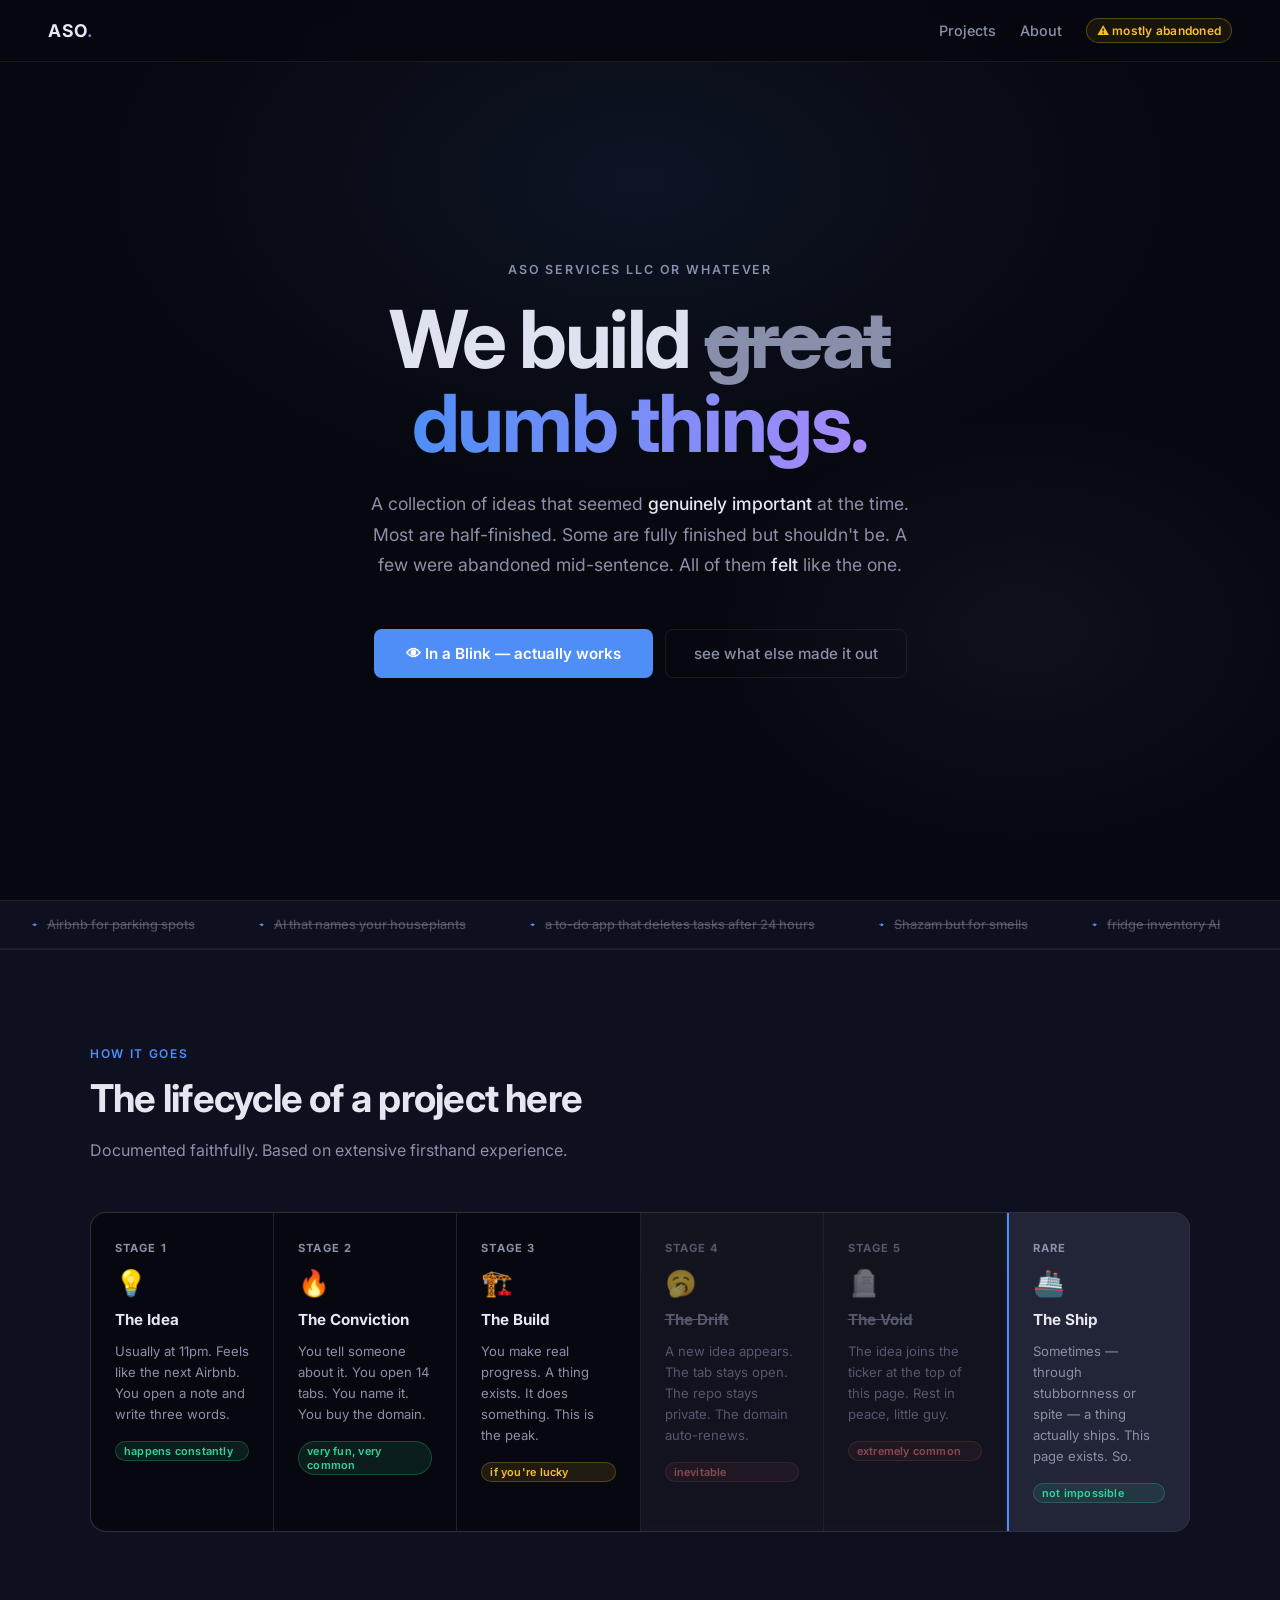
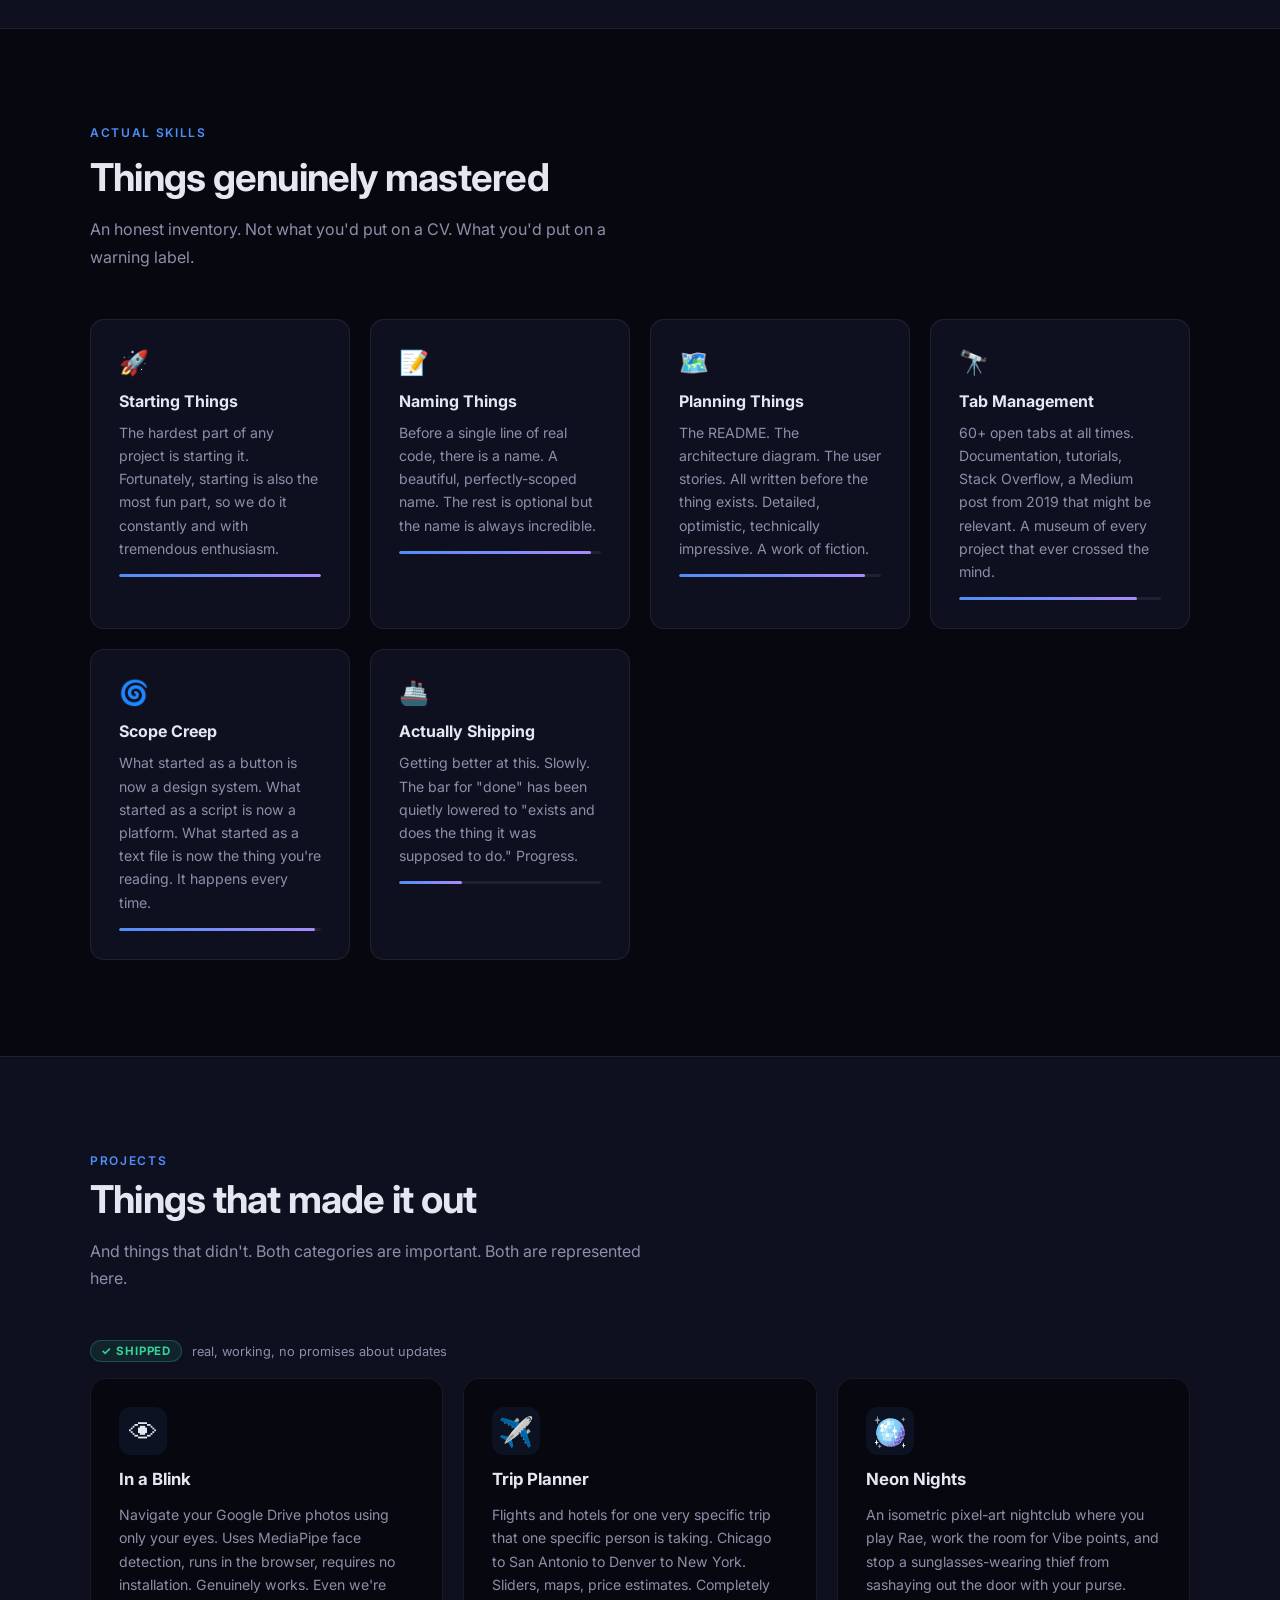
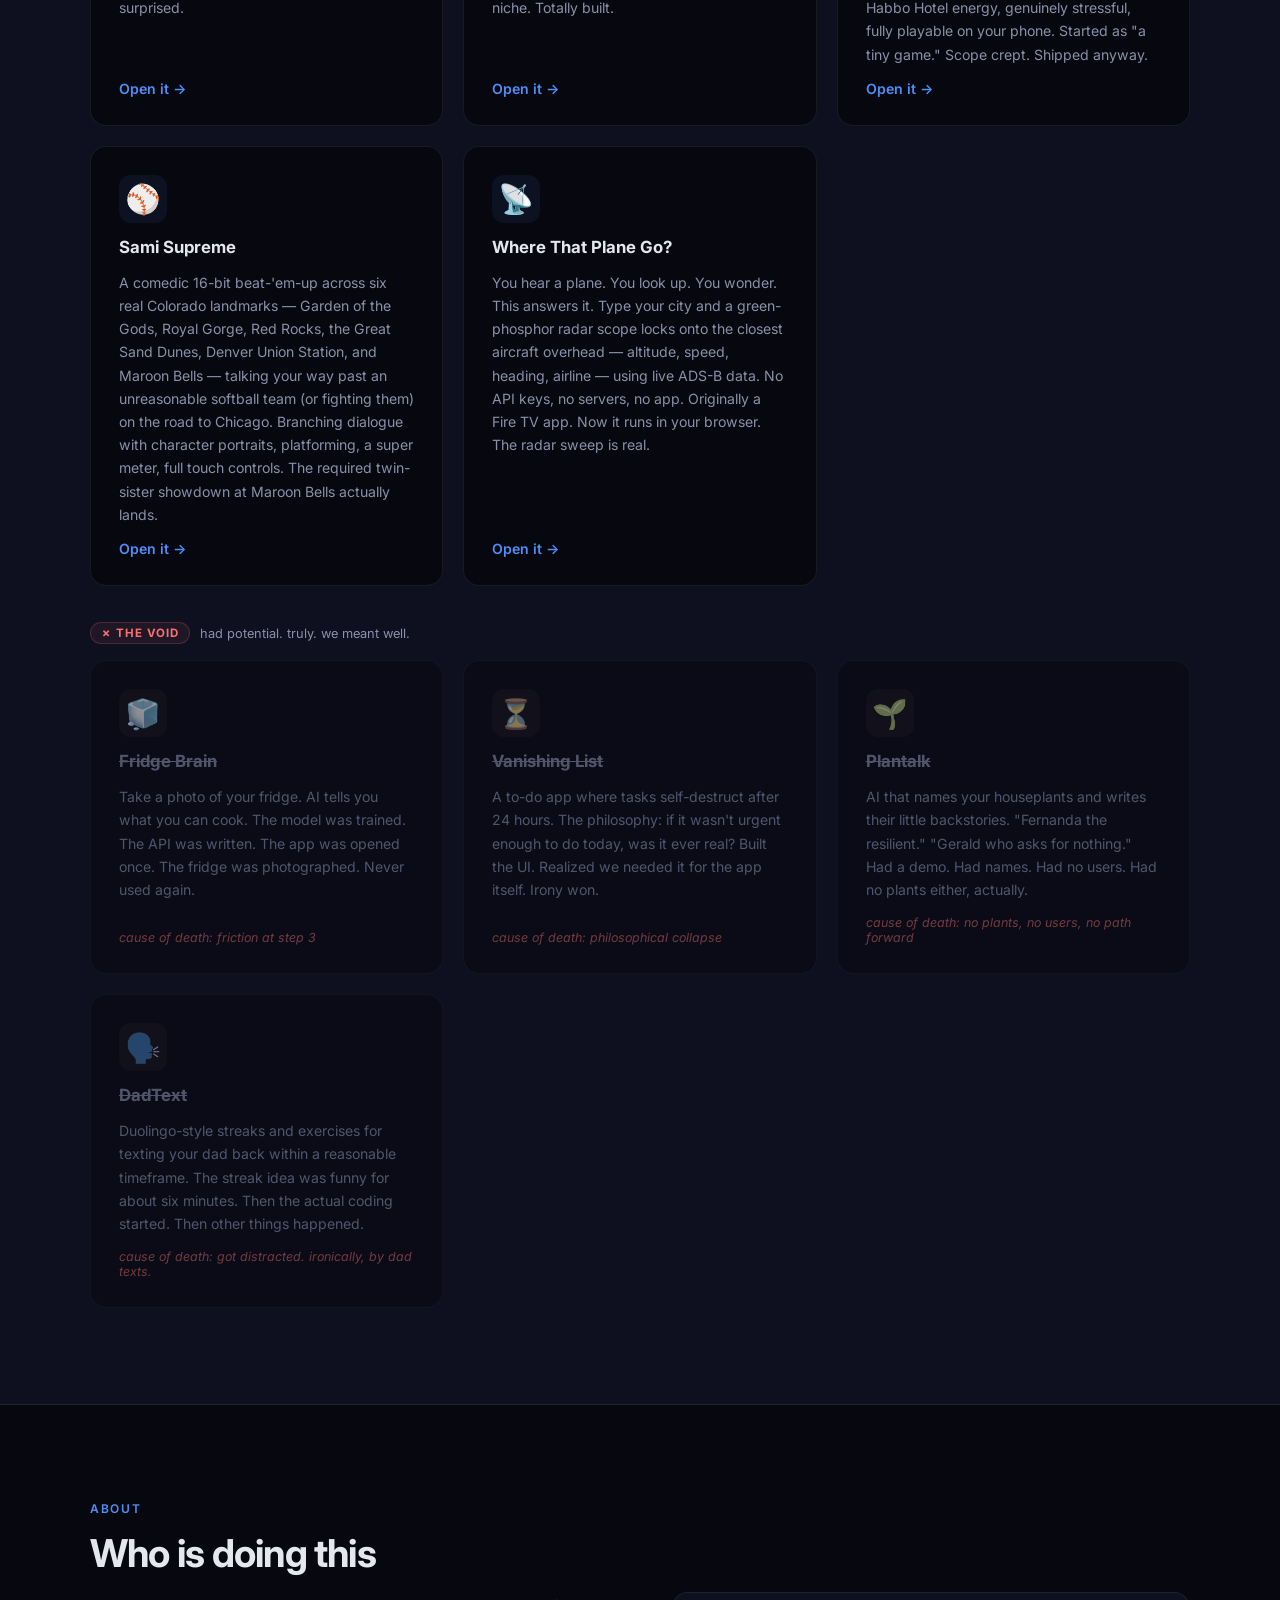
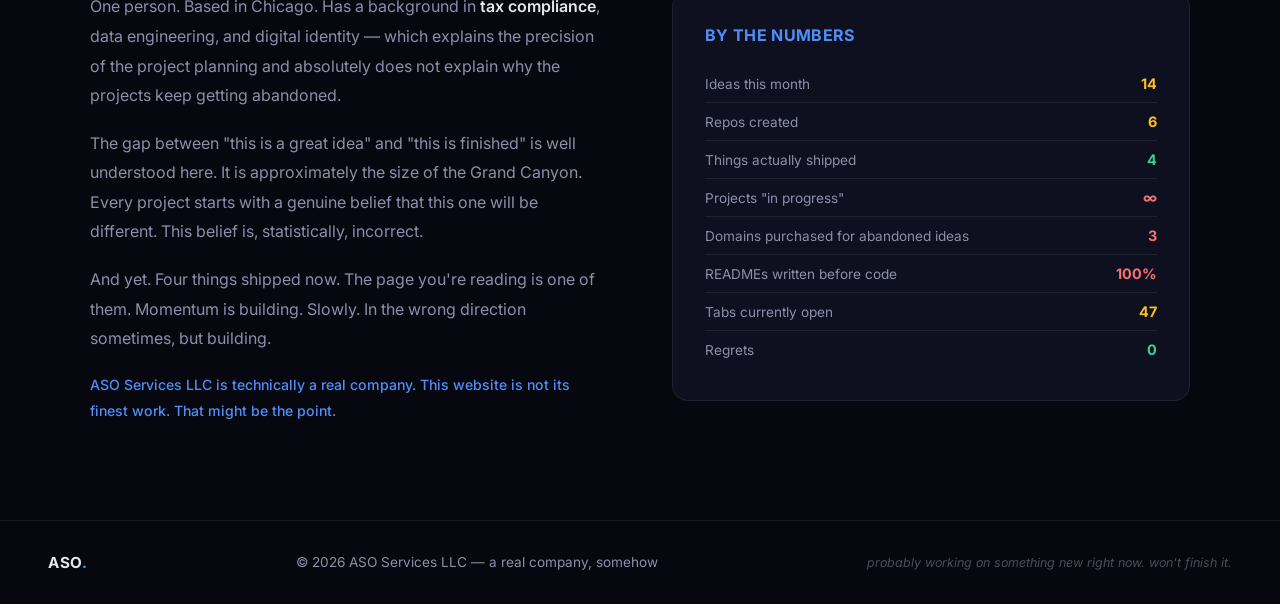
<file: index.html>
<!DOCTYPE html>
<html lang="en">
<head>
<meta charset="UTF-8" />
<meta name="viewport" content="width=device-width, initial-scale=1.0"/>
<title>ASO. — a website for dumb projects</title>
<link rel="preconnect" href="https://fonts.googleapis.com" />
<link rel="preconnect" href="https://fonts.gstatic.com" crossorigin />
<link href="https://fonts.googleapis.com/css2?family=Inter:wght@300;400;500;600;700&display=swap" rel="stylesheet" />
<style>
*, *::before, *::after { margin: 0; padding: 0; box-sizing: border-box; }

:root {
--bg: #07080f;
--surface: #0e1020;
--border: rgba(255,255,255,0.07);
--accent: #4f8ef7;
--accent2: #a78bfa;
--text: #e4e6f0;
--muted: #8b8fa8;
--red: #f87171;
--green: #34d399;
--amber: #fbbf24;
}

html { scroll-behavior: smooth; }

body {
font-family: 'Inter', sans-serif;
background: var(--bg);
color: var(--text);
min-height: 100vh;
overflow-x: hidden;
}

/* NAV */
nav {
position: fixed;
top: 0; left: 0; right: 0;
z-index: 100;
display: flex;
justify-content: space-between;
align-items: center;
padding: 18px 48px;
background: rgba(7,8,15,0.85);
backdrop-filter: blur(12px);
border-bottom: 1px solid var(--border);
}
.nav-logo { font-size: 1.1rem; font-weight: 700; letter-spacing: 0.04em; color: var(--text); }
.nav-logo span { color: var(--accent); }
.nav-right { display: flex; align-items: center; gap: 24px; }
nav a.nav-link { color: var(--muted); text-decoration: none; font-size: 0.9rem; font-weight: 500; transition: color 0.2s; }
nav a.nav-link:hover { color: var(--text); }
.nav-status {
  font-size: 0.75rem; font-weight: 600; padding: 4px 10px;
  border-radius: 99px; border: 1px solid rgba(251,191,36,0.3);
  background: rgba(251,191,36,0.08); color: var(--amber);
  letter-spacing: 0.02em;
}

/* HERO */
.hero {
min-height: 100vh;
display: flex;
flex-direction: column;
justify-content: center;
align-items: center;
text-align: center;
padding: 120px 24px 80px;
position: relative;
}
.hero::before {
content: '';
position: absolute;
inset: 0;
background:
  radial-gradient(ellipse 60% 50% at 50% 20%, rgba(79,142,247,0.09) 0%, transparent 70%),
  radial-gradient(ellipse 40% 40% at 80% 70%, rgba(167,139,250,0.06) 0%, transparent 60%);
pointer-events: none;
}
.hero-eyebrow {
font-size: 0.78rem;
font-weight: 600;
letter-spacing: 0.15em;
text-transform: uppercase;
color: var(--muted);
margin-bottom: 20px;
}
.hero h1 {
font-size: clamp(2.6rem, 7vw, 5rem);
font-weight: 700;
line-height: 1.05;
letter-spacing: -0.03em;
max-width: 820px;
margin-bottom: 24px;
}
.hero h1 .grad {
background: linear-gradient(90deg, var(--accent), var(--accent2));
-webkit-background-clip: text;
-webkit-text-fill-color: transparent;
background-clip: text;
}
.hero h1 .strike {
text-decoration: line-through;
color: var(--muted);
-webkit-text-fill-color: var(--muted);
}
.hero-sub {
font-size: 1.1rem;
color: var(--muted);
max-width: 560px;
line-height: 1.75;
margin-bottom: 48px;
}
.hero-sub em { color: var(--text); font-style: normal; font-weight: 500; }
.hero-btns { display: flex; gap: 12px; flex-wrap: wrap; justify-content: center; }
.btn-primary {
display: inline-flex; align-items: center; gap: 10px;
background: var(--accent); color: #fff;
font-family: inherit; font-size: 0.95rem; font-weight: 600;
padding: 14px 32px; border-radius: 8px; text-decoration: none;
border: none; cursor: pointer; transition: opacity 0.2s, transform 0.2s;
}
.btn-primary:hover { opacity: 0.88; transform: translateY(-1px); }
.btn-ghost {
display: inline-flex; align-items: center; gap: 10px;
background: transparent; color: var(--muted);
font-family: inherit; font-size: 0.95rem; font-weight: 500;
padding: 14px 28px; border-radius: 8px; text-decoration: none;
border: 1px solid var(--border); cursor: pointer; transition: color 0.2s, border-color 0.2s;
}
.btn-ghost:hover { color: var(--text); border-color: rgba(255,255,255,0.2); }

/* TICKER */
.ticker {
border-top: 1px solid var(--border);
border-bottom: 1px solid var(--border);
padding: 14px 0;
overflow: hidden;
background: var(--surface);
}
.ticker-inner {
display: flex;
gap: 0;
white-space: nowrap;
animation: ticker 30s linear infinite;
}
.ticker-inner:hover { animation-play-state: paused; }
@keyframes ticker {
  0% { transform: translateX(0); }
  100% { transform: translateX(-50%); }
}
.ticker-item {
display: inline-flex; align-items: center; gap: 10px;
padding: 0 32px;
font-size: 0.8rem;
color: var(--muted);
font-weight: 500;
}
.ticker-item .dot { color: var(--accent); font-size: 1.2rem; line-height: 1; }
.ticker-item.struck { text-decoration: line-through; color: rgba(139,143,168,0.5); }

/* SECTIONS */
section { padding: 96px 24px; }
.section-inner { max-width: 1100px; margin: 0 auto; }
.section-label {
font-size: 0.75rem; font-weight: 600; letter-spacing: 0.14em;
text-transform: uppercase; color: var(--accent); margin-bottom: 14px;
}
h2 {
font-size: clamp(1.6rem, 3.5vw, 2.4rem);
font-weight: 700; letter-spacing: -0.02em; margin-bottom: 16px;
}
.section-desc { font-size: 1rem; color: var(--muted); line-height: 1.7; max-width: 560px; margin-bottom: 48px; }

/* LIFECYCLE */
#lifecycle { background: var(--surface); border-top: 1px solid var(--border); border-bottom: 1px solid var(--border); }
.lifecycle-steps {
display: grid;
grid-template-columns: repeat(auto-fit, minmax(160px, 1fr));
gap: 1px;
background: var(--border);
border: 1px solid var(--border);
border-radius: 16px;
overflow: hidden;
}
.step {
background: var(--bg);
padding: 28px 24px;
display: flex; flex-direction: column; gap: 12px;
}
.step-num { font-size: 0.7rem; font-weight: 700; letter-spacing: 0.1em; text-transform: uppercase; color: var(--muted); }
.step-icon { font-size: 1.6rem; }
.step-name { font-size: 0.95rem; font-weight: 700; }
.step-desc { font-size: 0.82rem; color: var(--muted); line-height: 1.6; }
.step.dead { opacity: 0.5; }
.step.dead .step-name { text-decoration: line-through; color: var(--muted); }
.step-tag {
display: inline-block; font-size: 0.68rem; font-weight: 600; padding: 2px 8px;
border-radius: 99px; letter-spacing: 0.02em; margin-top: 4px;
}
.tag-success { background: rgba(52,211,153,0.1); border: 1px solid rgba(52,211,153,0.25); color: var(--green); }
.tag-rip { background: rgba(248,113,113,0.1); border: 1px solid rgba(248,113,113,0.25); color: var(--red); }
.tag-maybe { background: rgba(251,191,36,0.1); border: 1px solid rgba(251,191,36,0.25); color: var(--amber); }

/* SKILLS */
#skills { background: var(--bg); }
.skills-grid {
display: grid;
grid-template-columns: repeat(auto-fit, minmax(260px, 1fr));
gap: 20px;
margin-top: 48px;
}
.skill-card {
background: var(--surface);
border: 1px solid var(--border);
border-radius: 14px;
padding: 28px;
transition: border-color 0.2s;
}
.skill-card:hover { border-color: rgba(167,139,250,0.3); }
.skill-icon { font-size: 1.5rem; margin-bottom: 14px; }
.skill-card h3 { font-size: 1rem; font-weight: 700; margin-bottom: 10px; }
.skill-card p { color: var(--muted); font-size: 0.88rem; line-height: 1.65; }
.skill-bar { margin-top: 14px; height: 3px; background: rgba(255,255,255,0.07); border-radius: 99px; overflow: hidden; }
.skill-fill { height: 100%; border-radius: 99px; background: linear-gradient(90deg, var(--accent), var(--accent2)); }

/* PROJECTS */
#projects { background: var(--surface); border-top: 1px solid var(--border); border-bottom: 1px solid var(--border); }
.projects-label-row {
display: flex; align-items: center; gap: 12px; margin-bottom: 8px;
}
.pl-tag {
font-size: 0.72rem; font-weight: 700; letter-spacing: 0.08em; text-transform: uppercase;
padding: 3px 10px; border-radius: 99px;
}
.pl-shipped { background: rgba(52,211,153,0.1); border: 1px solid rgba(52,211,153,0.25); color: var(--green); }
.pl-void { background: rgba(248,113,113,0.08); border: 1px solid rgba(248,113,113,0.2); color: var(--red); }

.projects-grid {
display: grid;
grid-template-columns: repeat(auto-fit, minmax(300px, 1fr));
gap: 20px;
}
.project-card {
background: var(--bg);
border: 1px solid var(--border);
border-radius: 16px;
padding: 28px;
display: flex; flex-direction: column; gap: 14px;
transition: border-color 0.2s, transform 0.2s;
}
.project-card:hover { border-color: rgba(79,142,247,0.35); transform: translateY(-2px); }
.project-card.void { opacity: 0.55; }
.project-card.void:hover { border-color: rgba(248,113,113,0.3); transform: translateY(-1px); opacity: 0.7; }
.project-icon {
font-size: 1.8rem; width: 48px; height: 48px;
display: flex; align-items: center; justify-content: center;
background: rgba(79,142,247,0.08); border-radius: 12px;
}
.project-card.void .project-icon { background: rgba(248,113,113,0.08); filter: grayscale(0.4); }
.project-card h3 { font-size: 1.05rem; font-weight: 700; }
.project-card h3.voided { text-decoration: line-through; color: var(--muted); }
.project-card p { color: var(--muted); font-size: 0.88rem; line-height: 1.65; flex: 1; }
.project-link {
display: inline-flex; align-items: center; gap: 6px;
color: var(--accent); font-size: 0.88rem; font-weight: 600;
text-decoration: none; transition: gap 0.2s;
}
.project-link:hover { gap: 10px; }
.void-note {
font-size: 0.78rem; color: var(--red); font-style: italic; opacity: 0.8;
}

/* ABOUT */
#about { background: var(--bg); }
.about-grid {
display: grid; grid-template-columns: 1fr 1fr; gap: 64px; align-items: start;
}
.about-text p {
color: var(--muted); line-height: 1.85; font-size: 1rem; margin-bottom: 18px;
}
.about-text p:last-child { margin-bottom: 0; }
.about-text strong { color: var(--text); font-weight: 600; }
.honesty-card {
background: var(--surface); border: 1px solid var(--border); border-radius: 16px; padding: 32px;
}
.honesty-card h3 { font-size: 1rem; font-weight: 700; color: var(--accent); margin-bottom: 20px; letter-spacing: 0.02em; }
.stat-row { display: flex; justify-content: space-between; align-items: center; padding: 10px 0; border-bottom: 1px solid var(--border); }
.stat-row:last-child { border-bottom: none; }
.stat-label { font-size: 0.85rem; color: var(--muted); }
.stat-val { font-size: 0.9rem; font-weight: 700; color: var(--text); }
.stat-val.good { color: var(--green); }
.stat-val.bad { color: var(--red); }
.stat-val.mid { color: var(--amber); }

/* FOOTER */
footer {
border-top: 1px solid var(--border);
padding: 32px 48px;
display: flex; justify-content: space-between; align-items: center;
color: var(--muted); font-size: 0.85rem;
}
footer .nav-logo { font-size: 0.95rem; }
.footer-note { font-size: 0.78rem; color: rgba(139,143,168,0.5); font-style: italic; }

/* RESPONSIVE */
@media (max-width: 700px) {
nav { padding: 16px 20px; }
.nav-status { display: none; }
.about-grid { grid-template-columns: 1fr; gap: 36px; }
.lifecycle-steps { grid-template-columns: 1fr 1fr; }
footer { flex-direction: column; gap: 12px; text-align: center; }
}
</style>
</head>
<body>

<nav>
  <div class="nav-logo">ASO<span>.</span></div>
  <div class="nav-right">
    <a href="#projects" class="nav-link">Projects</a>
    <a href="#about" class="nav-link">About</a>
    <span class="nav-status">⚠ mostly abandoned</span>
  </div>
</nav>

<!-- HERO -->
<section class="hero">
  <p class="hero-eyebrow">aso services llc or whatever</p>
  <h1>We build <span class="strike">great</span><br><span class="grad">dumb things.</span></h1>
  <p class="hero-sub">
    A collection of ideas that seemed <em>genuinely important</em> at the time.
    Most are half-finished. Some are fully finished but shouldn't be.
    A few were abandoned mid-sentence. All of them <em>felt</em> like the one.
  </p>
  <div class="hero-btns">
    <a href="app.html" class="btn-primary">👁 In a Blink — actually works</a>
    <a href="#projects" class="btn-ghost">see what else made it out</a>
  </div>
</section>

<!-- TICKER: graveyard of ideas -->
<div class="ticker">
  <div class="ticker-inner">
    <span class="ticker-item struck"><span class="dot">·</span> Airbnb for parking spots</span>
    <span class="ticker-item struck"><span class="dot">·</span> AI that names your houseplants</span>
    <span class="ticker-item struck"><span class="dot">·</span> a to-do app that deletes tasks after 24 hours</span>
    <span class="ticker-item struck"><span class="dot">·</span> Shazam but for smells</span>
    <span class="ticker-item struck"><span class="dot">·</span> fridge inventory AI</span>
    <span class="ticker-item struck"><span class="dot">·</span> an app that tells you if you've eaten today</span>
    <span class="ticker-item struck"><span class="dot">·</span> Duolingo for texting your dad back</span>
    <span class="ticker-item struck"><span class="dot">·</span> social network for introverts</span>
    <span class="ticker-item struck"><span class="dot">·</span> alarm clock that explains itself</span>
    <span class="ticker-item struck"><span class="dot">·</span> Google Maps but for inside buildings</span>
    <span class="ticker-item struck"><span class="dot">·</span> Airbnb for parking spots</span>
    <span class="ticker-item struck"><span class="dot">·</span> AI that names your houseplants</span>
    <span class="ticker-item struck"><span class="dot">·</span> a to-do app that deletes tasks after 24 hours</span>
    <span class="ticker-item struck"><span class="dot">·</span> Shazam but for smells</span>
    <span class="ticker-item struck"><span class="dot">·</span> fridge inventory AI</span>
    <span class="ticker-item struck"><span class="dot">·</span> an app that tells you if you've eaten today</span>
    <span class="ticker-item struck"><span class="dot">·</span> Duolingo for texting your dad back</span>
    <span class="ticker-item struck"><span class="dot">·</span> social network for introverts</span>
    <span class="ticker-item struck"><span class="dot">·</span> alarm clock that explains itself</span>
    <span class="ticker-item struck"><span class="dot">·</span> Google Maps but for inside buildings</span>
  </div>
</div>

<!-- LIFECYCLE -->
<section id="lifecycle">
  <div class="section-inner">
    <p class="section-label">How It Goes</p>
    <h2>The lifecycle of a project here</h2>
    <p class="section-desc">Documented faithfully. Based on extensive firsthand experience.</p>
    <div class="lifecycle-steps">
      <div class="step">
        <div class="step-num">Stage 1</div>
        <div class="step-icon">💡</div>
        <div class="step-name">The Idea</div>
        <div class="step-desc">Usually at 11pm. Feels like the next Airbnb. You open a note and write three words.</div>
        <span class="step-tag tag-success">happens constantly</span>
      </div>
      <div class="step">
        <div class="step-num">Stage 2</div>
        <div class="step-icon">🔥</div>
        <div class="step-name">The Conviction</div>
        <div class="step-desc">You tell someone about it. You open 14 tabs. You name it. You buy the domain.</div>
        <span class="step-tag tag-success">very fun, very common</span>
      </div>
      <div class="step">
        <div class="step-num">Stage 3</div>
        <div class="step-icon">🏗️</div>
        <div class="step-name">The Build</div>
        <div class="step-desc">You make real progress. A thing exists. It does something. This is the peak.</div>
        <span class="step-tag tag-maybe">if you're lucky</span>
      </div>
      <div class="step dead">
        <div class="step-num">Stage 4</div>
        <div class="step-icon">🥱</div>
        <div class="step-name">The Drift</div>
        <div class="step-desc">A new idea appears. The tab stays open. The repo stays private. The domain auto-renews.</div>
        <span class="step-tag tag-rip">inevitable</span>
      </div>
      <div class="step dead">
        <div class="step-num">Stage 5</div>
        <div class="step-icon">🪦</div>
        <div class="step-name">The Void</div>
        <div class="step-desc">The idea joins the ticker at the top of this page. Rest in peace, little guy.</div>
        <span class="step-tag tag-rip">extremely common</span>
      </div>
      <div class="step" style="background:rgba(79,142,247,0.04); border-left: 2px solid var(--accent);">
        <div class="step-num">Rare</div>
        <div class="step-icon">🚢</div>
        <div class="step-name">The Ship</div>
        <div class="step-desc">Sometimes — through stubbornness or spite — a thing actually ships. This page exists. So.</div>
        <span class="step-tag tag-success">not impossible</span>
      </div>
    </div>
  </div>
</section>

<!-- SKILLS -->
<section id="skills">
  <div class="section-inner">
    <p class="section-label">Actual Skills</p>
    <h2>Things genuinely mastered</h2>
    <p class="section-desc">An honest inventory. Not what you'd put on a CV. What you'd put on a warning label.</p>
    <div class="skills-grid">

      <div class="skill-card">
        <div class="skill-icon">🚀</div>
        <h3>Starting Things</h3>
        <p>The hardest part of any project is starting it. Fortunately, starting is also the most fun part, so we do it constantly and with tremendous enthusiasm.</p>
        <div class="skill-bar"><div class="skill-fill" style="width:100%"></div></div>
      </div>

      <div class="skill-card">
        <div class="skill-icon">📝</div>
        <h3>Naming Things</h3>
        <p>Before a single line of real code, there is a name. A beautiful, perfectly-scoped name. The rest is optional but the name is always incredible.</p>
        <div class="skill-bar"><div class="skill-fill" style="width:95%"></div></div>
      </div>

      <div class="skill-card">
        <div class="skill-icon">🗺️</div>
        <h3>Planning Things</h3>
        <p>The README. The architecture diagram. The user stories. All written before the thing exists. Detailed, optimistic, technically impressive. A work of fiction.</p>
        <div class="skill-bar"><div class="skill-fill" style="width:92%"></div></div>
      </div>

      <div class="skill-card">
        <div class="skill-icon">🔭</div>
        <h3>Tab Management</h3>
        <p>60+ open tabs at all times. Documentation, tutorials, Stack Overflow, a Medium post from 2019 that might be relevant. A museum of every project that ever crossed the mind.</p>
        <div class="skill-bar"><div class="skill-fill" style="width:88%"></div></div>
      </div>

      <div class="skill-card">
        <div class="skill-icon">🌀</div>
        <h3>Scope Creep</h3>
        <p>What started as a button is now a design system. What started as a script is now a platform. What started as a text file is now the thing you're reading. It happens every time.</p>
        <div class="skill-bar"><div class="skill-fill" style="width:97%"></div></div>
      </div>

      <div class="skill-card">
        <div class="skill-icon">🚢</div>
        <h3>Actually Shipping</h3>
        <p>Getting better at this. Slowly. The bar for "done" has been quietly lowered to "exists and does the thing it was supposed to do." Progress.</p>
        <div class="skill-bar"><div class="skill-fill" style="width:31%"></div></div>
      </div>

    </div>
  </div>
</section>

<!-- PROJECTS -->
<section id="projects">
  <div class="section-inner">
    <div class="projects-label-row">
      <p class="section-label" style="margin:0">Projects</p>
    </div>
    <h2>Things that made it out</h2>
    <p class="section-desc">And things that didn't. Both categories are important. Both are represented here.</p>

    <!-- SHIPPED -->
    <div style="display:flex;align-items:center;gap:10px;margin-bottom:16px;">
      <span class="pl-tag pl-shipped">✓ shipped</span>
      <span style="font-size:0.8rem;color:var(--muted)">real, working, no promises about updates</span>
    </div>
    <div class="projects-grid" style="margin-bottom:36px;">
      <div class="project-card">
        <div class="project-icon">👁</div>
        <h3>In a Blink</h3>
        <p>Navigate your Google Drive photos using only your eyes. Uses MediaPipe face detection, runs in the browser, requires no installation. Genuinely works. Even we're surprised.</p>
        <a href="app.html" class="project-link">
          Open it →
        </a>
      </div>
      <div class="project-card">
        <div class="project-icon">✈️</div>
        <h3>Trip Planner</h3>
        <p>Flights and hotels for one very specific trip that one specific person is taking. Chicago to San Antonio to Denver to New York. Sliders, maps, price estimates. Completely niche. Totally built.</p>
        <a href="travel.html" class="project-link">
          Open it →
        </a>
      </div>
      <div class="project-card">
        <div class="project-icon">🪩</div>
        <h3>Neon Nights</h3>
        <p>An isometric pixel-art nightclub where you play Rae, work the room for Vibe points, and stop a sunglasses-wearing thief from sashaying out the door with your purse. Habbo Hotel energy, genuinely stressful, fully playable on your phone. Started as "a tiny game." Scope crept. Shipped anyway.</p>
        <a href="neon-nights.html" class="project-link">
          Open it →
        </a>
      </div>
      <div class="project-card">
        <div class="project-icon">⚾</div>
        <h3>Sami Supreme</h3>
        <p>A comedic 16-bit beat-'em-up across six real Colorado landmarks — Garden of the Gods, Royal Gorge, Red Rocks, the Great Sand Dunes, Denver Union Station, and Maroon Bells — talking your way past an unreasonable softball team (or fighting them) on the road to Chicago. Branching dialogue with character portraits, platforming, a super meter, full touch controls. The required twin-sister showdown at Maroon Bells actually lands.</p>
        <a href="sami-supreme.html" class="project-link">
          Open it →
        </a>
      </div>
      <div class="project-card">
        <div class="project-icon">📡</div>
        <h3>Where That Plane Go?</h3>
        <p>You hear a plane. You look up. You wonder. This answers it. Type your city and a green-phosphor radar scope locks onto the closest aircraft overhead — altitude, speed, heading, airline — using live ADS-B data. No API keys, no servers, no app. Originally a Fire TV app. Now it runs in your browser. The radar sweep is real.</p>
        <a href="plane.html" class="project-link">
          Open it →
        </a>
      </div>
    </div>

    <!-- THE VOID -->
    <div style="display:flex;align-items:center;gap:10px;margin-bottom:16px;">
      <span class="pl-tag pl-void">✗ the void</span>
      <span style="font-size:0.8rem;color:var(--muted)">had potential. truly. we meant well.</span>
    </div>
    <div class="projects-grid">

      <div class="project-card void">
        <div class="project-icon">🧊</div>
        <h3 class="voided">Fridge Brain</h3>
        <p>Take a photo of your fridge. AI tells you what you can cook. The model was trained. The API was written. The app was opened once. The fridge was photographed. Never used again.</p>
        <span class="void-note">cause of death: friction at step 3</span>
      </div>

      <div class="project-card void">
        <div class="project-icon">⏳</div>
        <h3 class="voided">Vanishing List</h3>
        <p>A to-do app where tasks self-destruct after 24 hours. The philosophy: if it wasn't urgent enough to do today, was it ever real? Built the UI. Realized we needed it for the app itself. Irony won.</p>
        <span class="void-note">cause of death: philosophical collapse</span>
      </div>

      <div class="project-card void">
        <div class="project-icon">🌱</div>
        <h3 class="voided">Plantalk</h3>
        <p>AI that names your houseplants and writes their little backstories. "Fernanda the resilient." "Gerald who asks for nothing." Had a demo. Had names. Had no users. Had no plants either, actually.</p>
        <span class="void-note">cause of death: no plants, no users, no path forward</span>
      </div>

      <div class="project-card void">
        <div class="project-icon">🗣️</div>
        <h3 class="voided">DadText</h3>
        <p>Duolingo-style streaks and exercises for texting your dad back within a reasonable timeframe. The streak idea was funny for about six minutes. Then the actual coding started. Then other things happened.</p>
        <span class="void-note">cause of death: got distracted. ironically, by dad texts.</span>
      </div>

    </div>
  </div>
</section>

<!-- ABOUT -->
<section id="about">
  <div class="section-inner">
    <p class="section-label">About</p>
    <h2>Who is doing this</h2>
    <div class="about-grid">
      <div class="about-text">
        <p>
          One person. Based in Chicago. Has a background in <strong>tax compliance</strong>, data engineering, and digital identity — which explains the precision of the project planning and absolutely does not explain why the projects keep getting abandoned.
        </p>
        <p>
          The gap between "this is a great idea" and "this is finished" is well understood here. It is approximately the size of the Grand Canyon. Every project starts with a genuine belief that this one will be different. This belief is, statistically, incorrect.
        </p>
        <p>
          And yet. Four things shipped now. The page you're reading is one of them. Momentum is building. Slowly. In the wrong direction sometimes, but building.
        </p>
        <p style="color:var(--accent);font-size:0.88rem;font-weight:500;">
          ASO Services LLC is technically a real company. This website is not its finest work. That might be the point.
        </p>
      </div>

      <div class="honesty-card">
        <h3>BY THE NUMBERS</h3>
        <div class="stat-row"><span class="stat-label">Ideas this month</span><span class="stat-val mid">14</span></div>
        <div class="stat-row"><span class="stat-label">Repos created</span><span class="stat-val mid">6</span></div>
        <div class="stat-row"><span class="stat-label">Things actually shipped</span><span class="stat-val good">4</span></div>
        <div class="stat-row"><span class="stat-label">Projects "in progress"</span><span class="stat-val bad">∞</span></div>
        <div class="stat-row"><span class="stat-label">Domains purchased for abandoned ideas</span><span class="stat-val bad">3</span></div>
        <div class="stat-row"><span class="stat-label">READMEs written before code</span><span class="stat-val bad">100%</span></div>
        <div class="stat-row"><span class="stat-label">Tabs currently open</span><span class="stat-val mid">47</span></div>
        <div class="stat-row"><span class="stat-label">Regrets</span><span class="stat-val good">0</span></div>
      </div>
    </div>
  </div>
</section>

<footer>
  <div class="nav-logo">ASO<span style="color:var(--accent)">.</span></div>
  <div>&copy; 2026 ASO Services LLC — a real company, somehow</div>
  <div class="footer-note">probably working on something new right now. won't finish it.</div>
</footer>

</body>
</html>
</file>
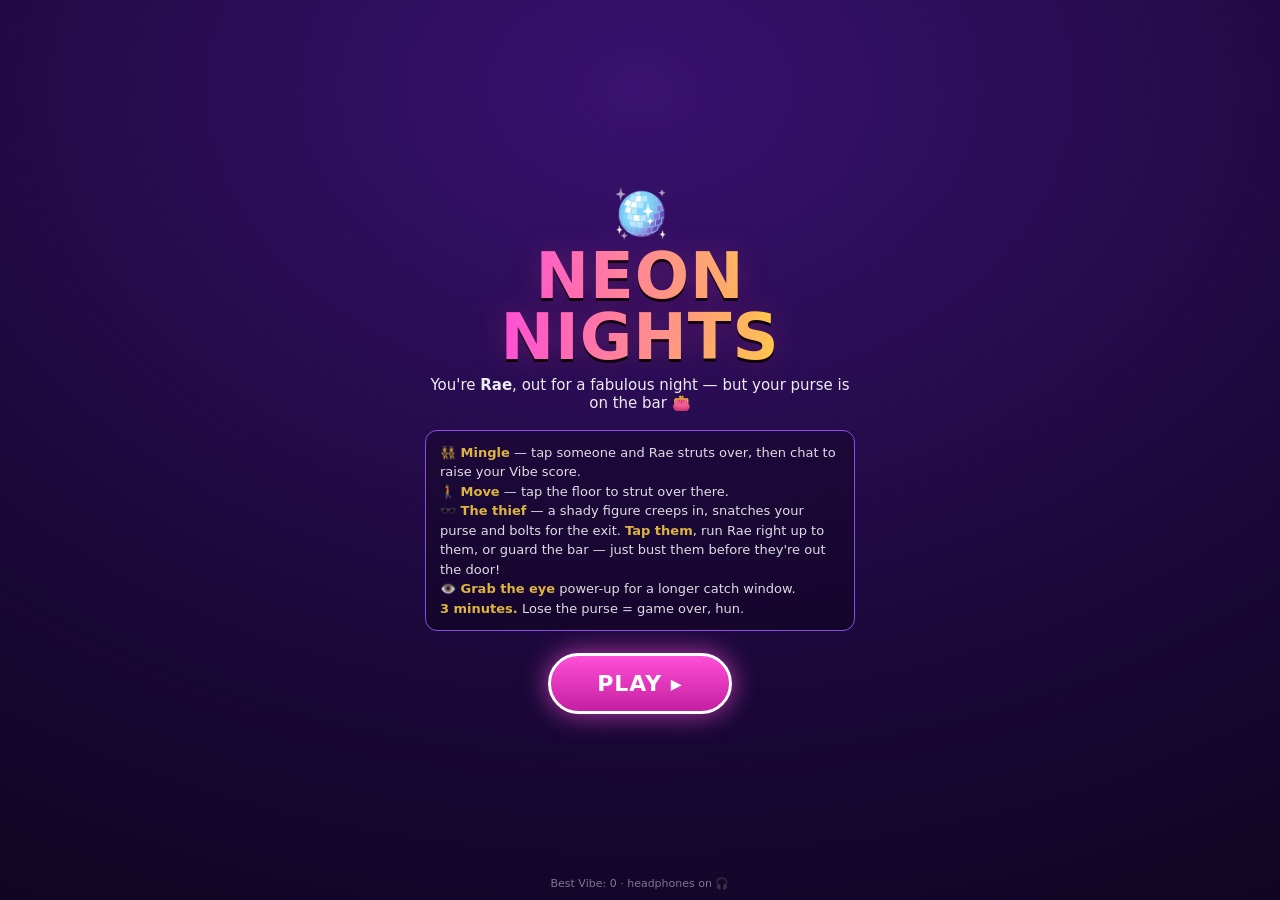
<file: neon-nights.html>
<!DOCTYPE html>
<html lang="en">
<head>
<meta charset="utf-8">
<meta name="viewport" content="width=device-width, initial-scale=1, maximum-scale=1, user-scalable=no, viewport-fit=cover">
<title>Neon Nights — Mind Your Purse!</title>
<!-- Rae's night out -->

<style>
  :root{
    --pink:#ff4fd8; --purple:#9b5cff; --blue:#3fdfff; --gold:#ffd23f;
    --bg0:#160a2b; --bg1:#2a0f4d; --ink:#11061f;
  }
  *{box-sizing:border-box; -webkit-tap-highlight-color:transparent;}
  html,body{margin:0;height:100%;overflow:hidden;background:#0c0518;
    font-family:'Trebuchet MS',Verdana,system-ui,sans-serif;color:#fff;
    user-select:none;-webkit-user-select:none;touch-action:manipulation;}
  #game{position:fixed;inset:0;}
  canvas{position:absolute;inset:0;width:100%;height:100%;display:block;
    image-rendering:pixelated;image-rendering:crisp-edges;}

  /* ---------- HUD ---------- */
  #hud{position:absolute;top:0;left:0;right:0;padding:8px 10px;
    display:flex;align-items:flex-start;justify-content:space-between;
    gap:8px;pointer-events:none;z-index:5;}
  .badge{background:rgba(17,6,31,.72);border:2px solid var(--purple);
    border-radius:12px;padding:6px 10px;backdrop-filter:blur(4px);
    box-shadow:0 0 12px rgba(155,92,255,.5);}
  .badge .lbl{font-size:10px;letter-spacing:1px;opacity:.8;text-transform:uppercase;}
  .badge .val{font-size:20px;font-weight:bold;line-height:1;
    text-shadow:0 0 8px var(--pink);}
  #scoreB .val{color:var(--pink);}
  #timeB .val{color:var(--blue);}
  #purseB{display:flex;align-items:center;gap:6px;border-color:var(--gold);
    box-shadow:0 0 12px rgba(255,210,63,.5);}
  #purseB .dot{width:14px;height:14px;border-radius:50%;background:#4ade80;
    box-shadow:0 0 8px #4ade80;}
  #purseB.danger{border-color:#ff3b3b;animation:flash .35s infinite alternate;}
  #purseB.danger .dot{background:#ff3b3b;box-shadow:0 0 10px #ff3b3b;}
  @keyframes flash{from{box-shadow:0 0 6px #ff3b3b;}to{box-shadow:0 0 22px #ff3b3b;}}
  #buffB{display:none;align-items:center;gap:5px;border-color:var(--blue);}
  #buffB.on{display:flex;}

  /* center alert */
  #alert{position:absolute;top:62px;left:50%;transform:translateX(-50%);
    background:rgba(255,40,90,.92);border:2px solid #fff;border-radius:14px;
    padding:8px 16px;font-weight:bold;font-size:15px;z-index:6;display:none;
    text-shadow:0 1px 2px #000;box-shadow:0 0 24px rgba(255,40,90,.8);
    white-space:nowrap;}
  #alert.show{display:block;animation:pop .3s ease;}
  @keyframes pop{from{transform:translateX(-50%) scale(.7);}to{transform:translateX(-50%) scale(1);}}

  /* toast for score popups handled on canvas; combo banner */
  #flash{position:absolute;inset:0;z-index:4;pointer-events:none;background:#fff;opacity:0;}

  /* ---------- Dialogue ---------- */
  #dlg{position:absolute;left:50%;bottom:16px;transform:translateX(-50%);
    width:min(440px,92vw);background:rgba(17,6,31,.94);
    border:3px solid var(--pink);border-radius:16px;padding:14px;z-index:8;
    display:none;box-shadow:0 0 26px rgba(255,79,216,.55);}
  #dlg .who{font-weight:bold;color:var(--blue);font-size:14px;margin-bottom:4px;
    letter-spacing:.5px;}
  #dlg .line{font-size:15px;line-height:1.35;min-height:42px;}
  #dlg .opts{display:flex;flex-direction:column;gap:8px;margin-top:12px;}
  #dlg button{pointer-events:auto;background:linear-gradient(180deg,var(--purple),#5b2bb0);
    color:#fff;border:2px solid #cfa8ff;border-radius:11px;padding:10px 12px;
    font-size:14px;font-family:inherit;cursor:pointer;text-align:left;}
  #dlg button:active{transform:scale(.97);}

  /* ---------- Screens ---------- */
  .screen{position:absolute;inset:0;z-index:20;display:flex;flex-direction:column;
    align-items:center;justify-content:center;text-align:center;padding:24px;
    background:radial-gradient(120% 120% at 50% 10%,#3a1170 0%,#1a0838 55%,#0a0418 100%);}
  .hide{display:none!important;}
  .title{font-size:clamp(34px,11vw,64px);font-weight:900;line-height:.95;
    letter-spacing:1px;margin:0;
    background:linear-gradient(90deg,var(--pink),var(--gold),var(--blue),var(--pink));
    -webkit-background-clip:text;background-clip:text;color:transparent;
    background-size:300% 100%;animation:hue 6s linear infinite;
    text-shadow:0 0 30px rgba(255,79,216,.25);filter:drop-shadow(0 3px 0 #000);}
  @keyframes hue{to{background-position:300% 0;}}
  .sub{font-size:15px;opacity:.92;margin:8px 0 4px;max-width:420px;}
  .how{font-size:13px;opacity:.85;max-width:430px;line-height:1.5;
    background:rgba(0,0,0,.3);border:1px solid var(--purple);border-radius:12px;
    padding:12px 14px;margin:14px 0;text-align:left;}
  .how b{color:var(--gold);}
  .btn{margin-top:8px;background:linear-gradient(180deg,var(--pink),#c41fa0);
    color:#fff;border:3px solid #fff;border-radius:40px;padding:15px 46px;
    font-size:22px;font-weight:900;font-family:inherit;cursor:pointer;letter-spacing:1px;
    box-shadow:0 0 26px rgba(255,79,216,.7);}
  .btn:active{transform:scale(.95);}
  .big{font-size:clamp(40px,13vw,72px);margin:0;}
  .stat{font-size:20px;margin:6px 0;}
  .stat b{color:var(--gold);font-size:30px;}
  #disco{margin-bottom:6px;font-size:46px;animation:spin 3s linear infinite;}
  @keyframes spin{to{transform:rotateY(360deg);}}
  .foot{position:absolute;bottom:10px;font-size:11px;opacity:.45;}
</style>
</head>
<body>
<div id="game">
  <canvas id="cv"></canvas>

  <div id="hud">
    <div class="badge" id="scoreB"><div class="lbl">Vibe</div><div class="val">0</div></div>
    <div class="badge" id="buffB"><span style="font-size:18px">👁️</span><div><div class="lbl">Watchful</div><div class="val" style="font-size:14px;color:var(--blue)">0s</div></div></div>
    <div style="display:flex;flex-direction:column;gap:6px;align-items:flex-end">
      <div class="badge" id="timeB"><div class="lbl">Time</div><div class="val">3:00</div></div>
      <div class="badge" id="purseB"><span class="dot"></span><span style="font-size:18px">👛</span></div>
    </div>
  </div>

  <div id="alert">👀 Someone's near your stuff!</div>
  <div id="flash"></div>

  <div id="dlg">
    <div class="who">NPC</div>
    <div class="line">…</div>
    <div class="opts"></div>
  </div>

  <!-- Start -->
  <div class="screen" id="startScreen">
    <div id="disco">🪩</div>
    <h1 class="title">NEON<br>NIGHTS</h1>
    <div class="sub">You're <b>Rae</b>, out for a fabulous night — but your purse is on the bar 👛</div>
    <div class="how">
      <b>👯 Mingle</b> — tap someone and Rae struts over, then chat to raise your Vibe score.<br>
      <b>🚶 Move</b> — tap the floor to strut over there.<br>
      <b>🕶️ The thief</b> — a shady figure creeps in, snatches your purse and bolts for the exit. <b>Tap them</b>, run Rae right up to them, or guard the bar — just bust them before they're out the door!<br>
      <b>👁️ Grab the eye</b> power-up for a longer catch window.<br>
      <b>3 minutes.</b> Lose the purse = game over, hun.
    </div>
    <button class="btn" id="playBtn">PLAY ▸</button>
    <div class="foot">Best Vibe: <span id="bestStart">0</span> · headphones on 🎧</div>
  </div>

  <!-- End -->
  <div class="screen hide" id="endScreen">
    <h1 class="title big" id="endTitle">TIME!</h1>
    <div class="stat" id="endMsg">The lights come up…</div>
    <div class="stat">Vibe Score: <b id="finalScore">0</b></div>
    <div class="stat" id="bestLine">Best: <b id="bestEnd">0</b></div>
    <button class="btn" id="againBtn">PLAY AGAIN ↻</button>
    <div class="foot" id="endFlair"></div>
  </div>
</div>

<script>
(()=>{
"use strict";
const cv = document.getElementById('cv');
const ctx = cv.getContext('2d');
const DPR = Math.min(window.devicePixelRatio||1, 2);

// ---------- MAP ----------
const TW=64, TH=32, WALL_H=44;
const RAW = [
"#####################",
"#...................#",
"#..BBBBBBBBBBB......#",
"#..................o#",
"#..DDDDDD....CC.....#",
"#..DDDDDD....CC.....#",
"#..DDDDDD.......CC..#",
"#..DDDDDD.......CC..#",
"#..DDDDDD...........#",
"#.........JJ........#",
"#..CC.....JJ....CC..#",
"#..CC..........CC...#",
"#...................#",
"#o.....CC....CC.....#",
"#...................#",
"#####################",
];
const ROWS = RAW.length;          // 16
const COLS = RAW[0].length;       // 21
const cell=(c,r)=> (r<0||c<0||r>=ROWS||c>=COLS)?'#':RAW[r][c];
const walkable=(c,r)=>{const t=cell(c,r); return t==='.'||t==='D'||t==='o';};
// purse sits on bar tile; player-side tile is just below it
const PURSE = {c:4, r:2};
const PURSE_GUARD = {c:4, r:3};   // walkable tile right in front of purse
const DOORS = [{c:19,r:3},{c:1,r:13}];

// ---------- ISO ----------
function iso(gx,gy){ return { x:(gx-gy)*(TW/2), y:(gx+gy)*(TH/2) }; }
let scale=1, offX=0, offY=0;
function fitCamera(){
  cv.width = Math.floor(innerWidth*DPR);
  cv.height= Math.floor(innerHeight*DPR);
  let minX=1e9,maxX=-1e9,minY=1e9,maxY=-1e9;
  for(let r=0;r<ROWS;r++)for(let c=0;c<COLS;c++){
    const p=iso(c,r);
    minX=Math.min(minX,p.x-TW/2); maxX=Math.max(maxX,p.x+TW/2);
    minY=Math.min(minY,p.y-WALL_H-46); maxY=Math.max(maxY,p.y+TH/2+24);
  }
  const w=maxX-minX, h=maxY-minY;
  const padX=40*DPR, padY=70*DPR; // leave room for HUD
  scale=Math.min((cv.width-padX)/w, (cv.height-padY)/h);
  offX=(cv.width - w*scale)/2 - minX*scale;
  offY=(cv.height - h*scale)/2 - minY*scale + 18*DPR;
}
function toScreen(gx,gy){const p=iso(gx,gy);return{x:p.x*scale+offX, y:p.y*scale+offY};}
function screenToGrid(sx,sy){
  const wx=(sx*DPR-offX)/scale, wy=(sy*DPR-offY)/scale;
  const gx=(wx/(TW/2)+wy/(TH/2))/2, gy=(wy/(TH/2)-wx/(TW/2))/2;
  return {c:Math.round(gx), r:Math.round(gy), fc:gx, fr:gy};
}
addEventListener('resize',fitCamera);

// ---------- PATHFINDING (A*) ----------
function findPath(s,g){
  if(!walkable(g.c,g.r)) g=nearestWalkable(g.c,g.r);
  if(!g) return null;
  const key=(c,r)=>c+','+r;
  const open=[{c:s.c,r:s.r,g:0,f:0,p:null}];
  const seen={[key(s.c,s.r)]:0};
  const N=[[1,0],[-1,0],[0,1],[0,-1]];
  while(open.length){
    open.sort((a,b)=>a.f-b.f);
    const cur=open.shift();
    if(cur.c===g.c&&cur.r===g.r){
      const path=[]; let n=cur; while(n){path.unshift({c:n.c,r:n.r}); n=n.p;} return path;
    }
    for(const[dx,dy]of N){
      const nc=cur.c+dx, nr=cur.r+dy;
      if(!walkable(nc,nr)) continue;
      const ng=cur.g+1, k=key(nc,nr);
      if(seen[k]!==undefined && seen[k]<=ng) continue;
      seen[k]=ng;
      const h=Math.abs(nc-g.c)+Math.abs(nr-g.r);
      open.push({c:nc,r:nr,g:ng,f:ng+h,p:cur});
    }
  }
  return null;
}
function nearestWalkable(c,r){
  for(let rad=1;rad<6;rad++)for(let dr=-rad;dr<=rad;dr++)for(let dc=-rad;dc<=rad;dc++){
    if(walkable(c+dc,r+dr)) return {c:c+dc,r:r+dr};
  }
  return null;
}

// ---------- ENTITIES ----------
function mover(c,r,spd){return{c,r,x:c,y:r,path:null,pi:0,spd:spd,facing:1,moving:false};}
function stepMover(m,dt){
  if(!m.path||m.pi>=m.path.length){m.moving=false;return;}
  const t=m.path[m.pi];
  const dx=t.c-m.x, dy=t.r-m.y;
  const d=Math.hypot(dx,dy);
  if(d<0.04){m.x=t.c;m.y=t.r;m.c=t.c;m.r=t.r;m.pi++;
    if(m.pi>=m.path.length){m.path=null;m.moving=false;}return;}
  const step=m.spd*dt;
  m.x+=dx/d*Math.min(step,d); m.y+=dy/d*Math.min(step,d);
  const sNow=iso(m.x,m.y), sNext=iso(t.c,t.r);
  if(Math.abs(sNext.x-sNow.x)>0.5) m.facing=sNext.x>sNow.x?1:-1;
  m.moving=true;
}
function goTo(m,c,r){const p=findPath({c:m.c,r:m.r},{c,r}); if(p&&p.length){m.path=p;m.pi=1;m.moving=true;}}

// palettes
const SKIN=['#f2c79a','#e8b07d','#c98a5b','#9c6b43','#facda0','#7a4a2b'];
const HAIR=['#2b2b2b','#5a3b1e','#e0b020','#ff5fa2','#7b4cff','#28d3ff','#ff8a3d','#dddddd'];
const SHIRT=['#ff4fd8','#3fdfff','#ffd23f','#7bff8e','#ff7a59','#b48bff','#ff5e7e','#52e0c4'];

// ---------- GAME STATE ----------
const G = {
  state:'start', score:0, time:180, last:0, started:0,
  player:null, npcs:[], thief:null, nextThief:0, thiefCount:0,
  alarm:0, alarmMax:0, buff:0, powerup:null, nextPowerup:0,
  pops:[], shake:0, best: 0,
};
try{ G.best = parseInt(localStorage.getItem('nn_best')||'0')||0; }catch(e){ G.best=0; }

// NPC dialogue pool — campy & warm
const DIALOGUE = [
  {name:"Crystal",emo:"💃",lines:[
    {q:"OMG those shoes! Where did you get them?",a:[["A little vintage place 💅","+12",12],["They were a gift!","+8",8]]},
    {q:"Stunning. The whole look is serving tonight.",a:[["You're too kind 😘","+10",10]]},
  ]},
  {name:"Marco",emo:"🕺",lines:[
    {q:"Bestie! Have you seen the DJ? He's incredible.",a:[["He's spinning HEAT 🔥","+10",10],["Take me to him!","+6",6]]},
    {q:"We HAVE to dance later, promise me.",a:[["Pinky promise 🤞","+12",12]]},
  ]},
  {name:"Lola",emo:"👠",lines:[
    {q:"Is it just me or is it gorgeous in here tonight?",a:[["It's the company ✨","+14",14],["It's giving everything","+9",9]]},
  ]},
  {name:"Dev",emo:"😎",lines:[
    {q:"Hey hey! First time at this club?",a:[["Regular, baby 💖","+8",8],["First time, be gentle!","+11",11]]},
    {q:"Well you fit RIGHT in. Love that.",a:[["Right back at you","+9",9]]},
  ]},
  {name:"Tess",emo:"🌈",lines:[
    {q:"Did you see the new pride banners? Iconic.",a:[["Absolutely radiant 🏳️‍🌈","+12",12]]},
  ]},
  {name:"Rico",emo:"🍸",lines:[
    {q:"I got us a round! What's your poison?",a:[["Surprise me 😏","+10",10],["Just a soda, pacing myself","+13",13]]},
  ]},
  {name:"Juno",emo:"🦋",lines:[
    {q:"Rae! You made it! I almost didn't recognize you, you look incredible.",a:[["New hair, who dis 💁","+13",13],["Aw, come here you!","+9",9]]},
    {q:"We are SO getting on that dance floor tonight.",a:[["Lead the way 🕺","+10",10]]},
  ]},
  {name:"Sage",emo:"🌙",lines:[
    {q:"This song?? This is MY song. How did they know?",a:[["The DJ reads minds 🔮","+11",11],["Turn it UP","+8",8]]},
  ]},
  {name:"Pip",emo:"🐝",lines:[
    {q:"Quick — sunglasses indoors at a club: iconic or unhinged?",a:[["Iconic, obviously 🕶️","+12",12],["Unhinged but I respect it","+14",14]]},
  ]},
  {name:"Coco",emo:"🍑",lines:[
    {q:"Babe, your highlighter is doing the absolute MOST and I'm here for it.",a:[["Catch me glowing ✨","+13",13]]},
  ]},
  {name:"Theo",emo:"⚡",lines:[
    {q:"Heard there's a thief working the room. Keep your stuff close, yeah?",a:[["Thanks for the heads up 👀","+12",12],["My purse is RIGHT there","+9",9]]},
    {q:"Smart. Now stop worrying and dance with me!",a:[["One song! 💃","+10",10]]},
  ]},
  {name:"Mimi",emo:"🌸",lines:[
    {q:"I'm telling everyone you're the best dressed here. It's not even close.",a:[["Stop it, you 😚","+12",12],["Facts only","+15",15]]},
  ]},
  {name:"Bex",emo:"🎀",lines:[
    {q:"Photo? For the memories — and the group chat?",a:[["Say cheese 📸","+11",11],["Make it candid 😎","+13",13]]},
  ]},
];
const SPECIAL = [
  {name:"Bartender Bo",emo:"🍹",special:true,lines:[
    {q:"What can I get you, gorgeous? On the house for a smile.",a:[["A cosmo, naturally 🍸","+22",22],["Whatever's pink!","+18",18]]},
    {q:"Coming right up. Keep an eye on that purse, hon 😉",a:[["Always do!","+10",10]]},
  ]},
  {name:"Lady Vavoom",emo:"👑",special:true,lines:[
    {q:"Darling, the stage MISSES you. Give us a twirl!",a:[["*twirls fabulously* 💫","+25",25],["Oh I couldn't... okay YES","+20",20]]},
    {q:"YASSS. A star is born, again!",a:[["You're the legend 👑","+12",12]]},
  ]},
  {name:"DJ Spark",emo:"🎧",special:true,lines:[
    {q:"Any requests?? I got the whole night in these hands.",a:[["Something with a BEAT 🔊","+22",22],["Play the gay anthem!","+24",24]]},
  ]},
];

function buildNPCs(){
  G.npcs=[];
  const spots=[
    {c:14,r:2,d:DIALOGUE[0]},{c:16,r:5,d:DIALOGUE[1]},{c:17,r:8,d:DIALOGUE[2]},
    {c:5,r:4,d:DIALOGUE[3]}, {c:5,r:11,d:DIALOGUE[4]},{c:8,r:12,d:DIALOGUE[5]},
    {c:15,r:13,d:DIALOGUE[6]},{c:5,r:8,d:DIALOGUE[7]},{c:17,r:11,d:DIALOGUE[8]},
    {c:3,r:12,d:DIALOGUE[9]},{c:18,r:6,d:DIALOGUE[10]},{c:12,r:4,d:DIALOGUE[11]},
    {c:6,r:14,d:DIALOGUE[12]},
    {c:3,r:1,d:SPECIAL[0]},   // bartender behind the bar
    {c:9,r:7,d:SPECIAL[1]},   // drag performer near the dance floor
    {c:12,r:9,d:SPECIAL[2]},  // DJ beside the booth
  ];
  // fashionable accessory looks, cycled across the crowd
  const ACC=[
    {hat:'#ff4fd8', trim:'#fff'}, {boa:'#ffd23f', earring:1}, {glasses:'#3fdfff', trim:'#fff'},
    {hat:'#3fdfff', earring:1}, {boa:'#ff5e7e'}, {glasses:'#ffd23f', earring:1},
    {hat:'#7bff8e', trim:'#fff'}, {boa:'#b48bff', earring:1}, {glasses:'#ff4fd8'},
    {hat:'#ff7a59', earring:1}, {boa:'#52e0c4', trim:'#fff'}, {glasses:'#7bff8e', earring:1},
    {hat:'#ffd23f', trim:'#fff'},
  ];
  // showy looks for the headliners
  const SPECIAL_ACC=[ {boa:'#ff4fd8', earring:1, trim:'#ffd23f'},   // bartender
                      {hat:'#ffd23f', boa:'#ff5e7e', earring:1},     // performer
                      {glasses:'#3fdfff', hat:'#7b2ff7', trim:'#fff'} ]; // DJ
  let pi=0, si=0;
  for(const s of spots){
    const m=mover(s.c,s.r,0);
    m.dlg=s.d; m.cool=0;
    m.skin=SKIN[(pi*3)%SKIN.length];
    m.hair=HAIR[(pi*5+1)%HAIR.length];
    m.shirt=SHIRT[(pi*2+1)%SHIRT.length];
    m.pants=['#2a2150','#3a1f55','#1f2b5a','#4a2330','#243a2a'][pi%5];
    m.danceOff=Math.random()*6.28;
    m.special=!!s.d.special;
    m.acc = m.special ? SPECIAL_ACC[si++ % SPECIAL_ACC.length] : ACC[pi%ACC.length];
    m.face=1;
    G.npcs.push(m); pi++;
  }
}

function spawnThief(){
  const door=DOORS[(Math.random()*DOORS.length)|0];
  const t=mover(door.c,door.r, 1.05 + Math.min(1.0, G.thiefCount*0.12));
  t.skin=SKIN[2]; t.hair='#1a1a1a'; t.shirt='#2a2440';
  t.state='enter'; t.loiter=0; t.jitter=0; t.danceOff=0;
  // approach a loiter tile near the bar, then the guard tile
  const near = nearestWalkable(PURSE.c + (Math.random()<.5?-2:2), 4) || PURSE_GUARD;
  t.loiterTile = near;
  goTo(t, near.c, near.r);
  G.thief=t; G.thiefCount++;
}

// ---------- AUDIO (WebAudio, no files) ----------
let AC=null, master=null, musicOn=false, musicTimer=null, step=0;
function initAudio(){
  if(AC) return;
  try{ AC=new (window.AudioContext||window.webkitAudioContext)(); }catch(e){ return; }
  master=AC.createGain(); master.gain.value=0.5; master.connect(AC.destination);
}
function blip(freq,dur,type,vol,when){
  if(!AC) return; const t=when||AC.currentTime;
  const o=AC.createOscillator(), g=AC.createGain();
  o.type=type||'square'; o.frequency.value=freq;
  g.gain.setValueAtTime(0,t); g.gain.linearRampToValueAtTime(vol||0.2,t+0.01);
  g.gain.exponentialRampToValueAtTime(0.0001,t+dur);
  o.connect(g); g.connect(master); o.start(t); o.stop(t+dur+0.02);
}
function noiseHit(dur,vol,when){
  if(!AC) return; const t=when||AC.currentTime;
  const n=AC.createBufferSource(); const b=AC.createBuffer(1,AC.sampleRate*dur,AC.sampleRate);
  const d=b.getChannelData(0); for(let i=0;i<d.length;i++) d[i]=(Math.random()*2-1)*Math.pow(1-i/d.length,2);
  n.buffer=b; const g=AC.createGain(); g.gain.value=vol||0.2; const f=AC.createBiquadFilter();
  f.type='highpass'; f.frequency.value=6000; n.connect(f); f.connect(g); g.connect(master); n.start(t);
}
const BASS=[55,55,82.4,73.4]; // A1 A1 E2 D2 vibe
function musicStep(){
  if(!AC||!musicOn) return;
  const t=AC.currentTime+0.02;
  // four-on-the-floor kick
  blip(58,0.18,'sine',0.5,t); noiseHit(0.05,0.05,t);
  // offbeat hat
  noiseHit(0.03,0.12,t+0.18);
  // bassline every step
  blip(BASS[(step>>1)%BASS.length]*2,0.16,'sawtooth',0.08,t);
  // sparkle melody on some steps
  if(step%4===2) blip([523,659,784,880][(step>>2)%4],0.12,'triangle',0.05,t);
  step++;
}
function startMusic(){ if(!AC) return; musicOn=true; if(musicTimer) clearInterval(musicTimer);
  step=0; musicStep(); musicTimer=setInterval(musicStep, 60000/124/2); } // 16th? -> eighths at 124bpm
function stopMusic(){ musicOn=false; if(musicTimer){clearInterval(musicTimer);musicTimer=null;} }
const SFX={
  ding(){ blip(880,0.12,'triangle',0.25); blip(1320,0.14,'triangle',0.18,AC&&AC.currentTime+0.06); },
  big(){ [523,659,784,1046].forEach((f,i)=>blip(f,0.16,'square',0.2,AC&&AC.currentTime+i*0.07)); },
  alarm(){ blip(740,0.18,'sawtooth',0.3); blip(560,0.2,'sawtooth',0.3,AC&&AC.currentTime+0.2); },
  caught(){ [400,300,200].forEach((f,i)=>blip(f,0.18,'square',0.25,AC&&AC.currentTime+i*0.09)); noiseHit(0.2,0.15); },
  rob(){ [300,260,200,150].forEach((f,i)=>blip(f,0.3,'sawtooth',0.25,AC&&AC.currentTime+i*0.16)); },
  power(){ [660,880,1100,1320].forEach((f,i)=>blip(f,0.12,'triangle',0.2,AC&&AC.currentTime+i*0.05)); },
};

// ---------- INPUT ----------
let dlgOpen=false;
cv.addEventListener('pointerdown',e=>{
  if(G.state!=='play'||dlgOpen) return;
  const x=e.clientX, y=e.clientY;
  // 1) thief tap (priority, esp. during alarm)
  if(G.thief){
    const s=toScreen(G.thief.x,G.thief.y);
    const r=46*scale;
    if(Math.abs(x*DPR-s.x)<r && (y*DPR-s.y)>-90*scale && (y*DPR-s.y)<14*scale){
      const st=G.thief.state;
      if(st==='loiter'||st==='grab'||st==='escaping'){ catchThief(); return; }
    }
  }
  // 2) NPC tap -> walk over to them first, chat on arrival
  for(const n of G.npcs){
    const s=toScreen(n.x,n.y); const r=40*scale;
    if(Math.abs(x*DPR-s.x)<r && (y*DPR-s.y)>-90*scale && (y*DPR-s.y)<14*scale){
      if(n.cool>0){ floatText(n.x,n.y,"busy! 💬",'#9bd'); return; }
      approachNPC(n); return;
    }
  }
  // 3) move (and cancel any pending chat)
  G.pendingNPC=null;
  const g=screenToGrid(x,y);
  goTo(G.player,g.c,g.r);
});

function adjacentTile(n,from){
  const N=[[1,0],[-1,0],[0,1],[0,-1]];
  let best=null,bd=1e9;
  for(const[dx,dy]of N){const c=n.c+dx,r=n.r+dy; if(!walkable(c,r))continue;
    const d=Math.abs(c-from.c)+Math.abs(r-from.r); if(d<bd){bd=d;best={c,r};}}
  return best;
}
function nextTo(a,b){ return Math.abs(a.c-b.c)+Math.abs(a.r-b.r)<=1; }
function approachNPC(n){
  if(nextTo(G.player,n)){ openDialogue(n); return; }
  const tile=adjacentTile(n,G.player);
  if(!tile){ floatText(n.x,n.y,"can't reach 🚧",'#9bd'); return; }
  G.pendingNPC=n;
  goTo(G.player,tile.c,tile.r);
  floatText(n.x,n.y,"on my way…",'#cfa8ff');
}

// ---------- DIALOGUE UI ----------
const dlgEl=document.getElementById('dlg');
function openDialogue(n){
  dlgOpen=true; G.player.path=null; G.player.moving=false;
  let li=0; const d=n.dlg; let earned=0;
  const whoEl=dlgEl.querySelector('.who'), lineEl=dlgEl.querySelector('.line'), optsEl=dlgEl.querySelector('.opts');
  whoEl.textContent=d.emo+' '+d.name+(n.special?'  ⭐':'');
  function render(){
    const ln=d.lines[li];
    lineEl.textContent=ln.q;
    optsEl.innerHTML='';
    ln.a.forEach(opt=>{
      const b=document.createElement('button');
      b.innerHTML=opt[0]+'  <span style="color:var(--gold);float:right">'+opt[1]+'</span>';
      b.onclick=()=>{ earned+=opt[2]; addScore(opt[2], n.x, n.y); SFX.ding(); li++;
        if(li>=d.lines.length){ finish(); } else render(); };
      optsEl.appendChild(b);
    });
  }
  function finish(){
    dlgEl.style.display='none'; dlgOpen=false;
    n.cool = n.special?14:9;
    if(earned>=20){ floatText(n.x,n.y,"VIBE! +"+earned,'#ffd23f'); }
  }
  dlgEl.style.display='block'; render();
}

// ---------- SCORE / FX ----------
function addScore(v,gx,gy){ G.score+=v; document.querySelector('#scoreB .val').textContent=G.score;
  if(gx!=null) floatText(gx,gy,'+'+v,'#ff4fd8'); }
function floatText(gx,gy,txt,col){ G.pops.push({gx,gy,txt,col,life:1.1}); }

// ---------- THIEF LOGIC ----------
function chooseExit(from){
  let best=DOORS[0], bd=1e9;
  for(const d of DOORS){ const dist=Math.abs(d.c-from.c)+Math.abs(d.r-from.r); if(dist<bd){bd=dist;best=d;} }
  return best;
}
function catchThief(){
  const t=G.thief; if(!t || t.state==='flee') return;
  SFX.caught(); G.alarm=0; setAlarmUI(false);
  if(t.hasPurse){ t.hasPurse=false; floatText(PURSE.c,PURSE.r,"got it back! 👛",'#7bff8e'); }
  addScore(50, t.x, t.y); floatText(t.x,t.y,"BUSTED! +50",'#7bff8e');
  t.state='flee'; const door=chooseExit(t); goTo(t,door.c,door.r); t.spd=1.8; t.caught=true;
  flashScreen('#7bff8e',.4);
  G.nextThief=G.t + 6 + Math.random()*4;
}
function purseDanger(on){ const b=document.getElementById('purseB'); b.classList.toggle('danger',on); }
function showAlert(txt,red){ const a=document.getElementById('alert');
  a.textContent=txt; a.style.background= red? 'rgba(255,40,90,.92)':'rgba(255,170,30,.94)';
  a.classList.add('show'); purseDanger(!!red); }
function setAlarmUI(on){ if(!on){ document.getElementById('alert').classList.remove('show'); purseDanger(false); } }

function updateThief(dt){
  const t=G.thief; if(!t) return;
  stepMover(t,dt);
  if(t.state==='enter'){
    if(!t.moving){ t.state='loiter'; t.loiter = 1.4 + Math.random()*2.0;
      showAlert("👀 Someone's eyeing your purse…", false); }
  } else if(t.state==='loiter'){
    t.loiter-=dt; t.jitter+=dt;
    if(t.loiter<=0){ t.state='grab'; goTo(t,PURSE_GUARD.c,PURSE_GUARD.r); }
  } else if(t.state==='grab'){
    if(!t.moving){ // reached the bar — snatch the purse and bolt for an exit
      t.state='escaping'; t.hasPurse=true; G.alarm=1;
      t.spd = (0.95 + Math.min(0.9, G.thiefCount*0.10)) * (G.buff>0?0.6:1);
      const ex=chooseExit({c:PURSE_GUARD.c,r:PURSE_GUARD.r});
      goTo(t, ex.c, ex.r);
      showAlert("🏃 They grabbed it — STOP THEM!", true); SFX.alarm();
    }
  } else if(t.state==='escaping'){
    // they only get away once they reach the door and leave the club
    if(!t.moving){ robbed(); }
  } else if(t.state==='flee'){
    if(!t.moving){ G.thief=null; setAlarmUI(false); }
  }
}
function robbed(){ SFX.rob(); G.alarm=0; setAlarmUI(false); flashScreen('#ff2a4a',.6);
  G.thief.stole=true; endGame(false); }

// stop the thief by guarding the purse OR catching up to the runner
function checkProximityCatch(){
  const t=G.thief; if(!t) return;
  if(t.state==='escaping'){
    if(nextTo(G.player,t)) catchThief();            // ran them down
  } else if(t.state==='loiter'||t.state==='grab'){
    if(Math.abs(G.player.c-PURSE.c)+Math.abs(G.player.r-PURSE.r)<=1) catchThief(); // guarding scares them off
  }
}

// ---------- POWER-UP ----------
function spawnPowerup(){
  let tile, tries=0;
  do{ tile={c:1+((Math.random()*(COLS-2))|0), r:1+((Math.random()*(ROWS-2))|0)}; tries++; }
  while((!walkable(tile.c,tile.r) || (tile.c===PURSE_GUARD.c&&tile.r===PURSE_GUARD.r)) && tries<40);
  if(walkable(tile.c,tile.r)) G.powerup={c:tile.c,r:tile.r,bob:0,life:14};
}
function checkPowerup(dt){
  if(G.powerup){
    G.powerup.bob+=dt*4; G.powerup.life-=dt;
    if(G.player.c===G.powerup.c && G.player.r===G.powerup.r){
      G.buff=9; SFX.power(); floatText(G.player.x,G.player.y,"WATCHFUL 👁️",'#3fdfff'); G.powerup=null;
    } else if(G.powerup.life<=0){ G.powerup=null; }
    if(!G.powerup) G.nextPowerup=G.t+16+Math.random()*10;
  }
}

// ---------- DRAW ----------
function drawFloor(){
  for(let r=0;r<ROWS;r++)for(let c=0;c<COLS;c++){
    const t=cell(c,r); if(t==='#') continue;
    const p=toScreen(c,r);
    const top=t==='D' ? danceColor(c,r) : ((c+r)%2? '#3a2358':'#46286a');
    tile(p.x,p.y, top);
  }
}
function danceColor(c,r){
  const k=(G.t*2 + c*0.7 + r*0.9);
  const hue=(k*40)%360;
  return 'hsl('+hue+',85%,'+(46+12*Math.sin(k))+'%)';
}
function tile(x,y,fill){
  const hw=TW/2*scale, hh=TH/2*scale;
  ctx.beginPath();
  ctx.moveTo(x,y-hh); ctx.lineTo(x+hw,y); ctx.lineTo(x,y+hh); ctx.lineTo(x-hw,y); ctx.closePath();
  ctx.fillStyle=fill; ctx.fill();
  ctx.strokeStyle='rgba(0,0,0,.18)'; ctx.lineWidth=1*scale; ctx.stroke();
}
function rect(x,y,w,h,col){ ctx.fillStyle=col; ctx.fillRect(x,y,w,h); }

// chunky billboard person
function drawPerson(gx,gy,o){
  const s=toScreen(gx,gy); const u=scale; // unit
  const px=s.x, py=s.y;
  // shadow
  ctx.save();
  ctx.fillStyle='rgba(0,0,0,.28)';
  ctx.beginPath(); ctx.ellipse(px,py+2*u,18*u,8*u,0,0,6.3); ctx.fill();
  ctx.restore();
  if(o.glow){ ctx.save(); ctx.globalAlpha=.7; ctx.strokeStyle=o.glow; ctx.lineWidth=2.5*u;
    ctx.shadowColor=o.glow; ctx.shadowBlur=12*u;
    ctx.beginPath(); ctx.ellipse(px,py+2*u,15*u,6.5*u,0,0,6.3); ctx.stroke(); ctx.restore(); }
  const bob=o.bob||0;
  const baseY=py-2*u + bob*u;
  const fx=o.face||1;
  function R(dx,dy,w,h,col){ rect(px+dx*u - (w*u)/2, baseY+dy*u, w*u, h*u, col); }
  // legs / skirt
  if(o.skirt){
    const ls=o.walk? Math.sin(o.walkP||0)*2:0;
    R(-4+ls,-11,5,11,o.skin); R(4-ls,-11,5,11,o.skin);
    ctx.fillStyle=o.shirt; ctx.beginPath();
    ctx.moveTo(px-9*u, baseY-13*u); ctx.lineTo(px+9*u, baseY-13*u);
    ctx.lineTo(px+15*u, baseY-1*u); ctx.lineTo(px-15*u, baseY-1*u); ctx.closePath(); ctx.fill();
  } else {
    const ls=o.walk? Math.sin(o.walkP||0)*3:0;
    R(-5+ls, -16, 6, 16, o.pants||'#2b2150');
    R( 5-ls, -16, 6, 16, o.pants||'#241c47');
  }
  // body
  R(0,-34,20,20,o.shirt);
  // belt of light
  R(0,-17,20,2, 'rgba(255,255,255,.25)');
  if(o.trim){ R(0,-31,20,2.5,o.trim); R(0,-18,22,2.5,o.trim); } // chic collar + belt
  // arms
  const as=o.walk? Math.sin(o.walkP||0)*2:0;
  R(-12, -33-as, 5, 16, o.shirt);
  R( 12, -33+as, 5, 16, o.shirt);
  // head
  R(0,-50,18,18,o.skin);
  // hair
  R(0,-54,20,8,o.hair);
  R(fx*8,-50,4,8,o.hair);
  if(o.longhair){ R(-9,-52,3,22,o.hair); R(9,-52,3,22,o.hair); }
  // ---- fashion accessories ----
  if(o.hat){ R(0,-58,22,5,o.hat); R(0,-63,15,6,o.hat); }   // brim + crown
  if(o.boa){ ctx.save(); ctx.fillStyle=o.boa; ctx.globalAlpha=.92;
    for(let i=-1;i<=1;i++){ ctx.beginPath(); ctx.arc(px+i*8*u, baseY-30*u, 5*u,0,6.3); ctx.fill(); } ctx.restore(); }
  if(o.earring){ rect(px-9*u, baseY-43*u, 2*u,3*u,'#ffd23f'); rect(px+7*u, baseY-43*u, 2*u,3*u,'#ffd23f'); }
  // face dot eyes (or sunglasses)
  if(o.shades){
    rect(px-7*u, baseY-44*u, 14*u, 4*u, '#000');
    rect(px-7*u, baseY-44*u, 5*u, 4*u, '#1a3b5c');
  } else if(o.glasses){
    rect(px-7*u, baseY-44*u, 14*u, 4*u, o.glasses);
    rect(px-1*u, baseY-43*u, 2*u, 2*u, 'rgba(255,255,255,.5)');
  } else {
    rect(px-4*u, baseY-44*u, 2.4*u, 3*u, '#241a2e');
    rect(px+2*u, baseY-44*u, 2.4*u, 3*u, '#241a2e');
  }
  // accessory: special sparkle / crown handled by emoji label
  if(o.label){
    ctx.font=(16*u)+'px serif'; ctx.textAlign='center';
    ctx.fillText(o.label, px, baseY-58*u);
  }
}

function drawFurniture(c,r){
  const t=cell(c,r); const p=toScreen(c,r); const u=scale;
  if(t==='B'){ block(p.x,p.y,'#5a2d12','#7a4322','#3c1d0c',20); // bar counter
    // glossy top
    const hw=TW/2*u, hh=TH/2*u;
    ctx.beginPath();ctx.moveTo(p.x,p.y-20*u-hh);ctx.lineTo(p.x+hw,p.y-20*u);ctx.lineTo(p.x,p.y-20*u+hh);ctx.lineTo(p.x-hw,p.y-20*u);ctx.closePath();
    ctx.fillStyle='#8a5a33';ctx.fill();
  }
  else if(t==='C'){ block(p.x,p.y,'#7b2f8e','#9b46b0','#54205f',16);
    rect(p.x-12*u,p.y-22*u,24*u,8*u,'#c46cdc'); }
  else if(t==='J'){ block(p.x,p.y,'#13203a','#1d3358','#0c1526',26);
    rect(p.x-12*u,p.y-30*u,24*u,8*u, 'hsl('+((G.t*120)%360)+',90%,60%)'); }
}
function block(x,y,side,top,dark,hgt){
  const u=scale, hw=TW/2*u, hh=TH/2*u, H=hgt*u;
  // left face
  ctx.fillStyle=dark; ctx.beginPath();
  ctx.moveTo(x-hw,y);ctx.lineTo(x,y+hh);ctx.lineTo(x,y+hh-H);ctx.lineTo(x-hw,y-H);ctx.closePath();ctx.fill();
  // right face
  ctx.fillStyle=side; ctx.beginPath();
  ctx.moveTo(x+hw,y);ctx.lineTo(x,y+hh);ctx.lineTo(x,y+hh-H);ctx.lineTo(x+hw,y-H);ctx.closePath();ctx.fill();
  // top
  ctx.fillStyle=top; ctx.beginPath();
  ctx.moveTo(x,y-H-hh);ctx.lineTo(x+hw,y-H);ctx.lineTo(x,y-H+hh);ctx.lineTo(x-hw,y-H);ctx.closePath();ctx.fill();
}

function drawWalls(){
  const u=scale;
  // back walls along row 0 and col 0
  for(let c=0;c<COLS;c++) wallSeg(c,0,'top');
  for(let r=0;r<ROWS;r++) wallSeg(0,r,'left');
}
function wallSeg(c,r,kind){
  const p=toScreen(c,r); const u=scale, hw=TW/2*u, hh=TH/2*u, H=WALL_H*u;
  if(kind==='top'){
    ctx.fillStyle='#1c1130'; ctx.beginPath();
    ctx.moveTo(p.x,p.y-hh);ctx.lineTo(p.x+hw,p.y);ctx.lineTo(p.x+hw,p.y-H);ctx.lineTo(p.x,p.y-hh-H);ctx.closePath();ctx.fill();
    // neon strip
    ctx.fillStyle='rgba(63,223,255,.5)'; ctx.fillRect(p.x, p.y-hh-H+6*u, hw, 3*u);
  } else {
    ctx.fillStyle='#150d26'; ctx.beginPath();
    ctx.moveTo(p.x,p.y-hh);ctx.lineTo(p.x-hw,p.y);ctx.lineTo(p.x-hw,p.y-H);ctx.lineTo(p.x,p.y-hh-H);ctx.closePath();ctx.fill();
    ctx.fillStyle='rgba(255,79,216,.45)'; ctx.fillRect(p.x-hw, p.y-hh-H+6*u, hw, 3*u);
  }
}

function drawPurse(){
  const p=toScreen(PURSE.c,PURSE.r); const u=scale;
  const danger=G.alarm>0;
  const yo = -24*u + Math.sin(G.t*3)* (danger?3:1)*u;
  if(danger){ ctx.save(); ctx.shadowColor='#ff2a4a'; ctx.shadowBlur=20*u*(0.6+0.4*Math.sin(G.t*16)); }
  ctx.font=(26*u)+'px serif'; ctx.textAlign='center';
  ctx.fillText('👛', p.x, p.y+yo);
  if(danger){ ctx.restore();
    // exclaim
    ctx.font='bold '+(18*u)+'px sans-serif'; ctx.fillStyle='#fff';
    ctx.fillText('❗', p.x+16*u, p.y+yo-14*u);
  }
}

function drawDisco(){
  // disco ball above dance floor
  const p=toScreen(2.5,5.5); const u=scale; const y=p.y-130*u;
  ctx.save();
  for(let i=0;i<8;i++){ const a=G.t*1.5+i*0.785;
    ctx.strokeStyle='hsla('+((i*45+G.t*60)%360)+',90%,60%,.18)'; ctx.lineWidth=2*u;
    ctx.beginPath(); ctx.moveTo(p.x,y); ctx.lineTo(p.x+Math.cos(a)*220*u, y+Math.abs(Math.sin(a))*240*u); ctx.stroke(); }
  ctx.restore();
  ctx.font=(22*u)+'px serif'; ctx.textAlign='center'; ctx.fillText('🪩',p.x,y);
}

function drawPops(){
  ctx.textAlign='center';
  for(const f of G.pops){
    const p=toScreen(f.gx,f.gy); const u=scale;
    ctx.globalAlpha=Math.max(0,Math.min(1,f.life));
    ctx.font='bold '+(15*u)+'px Trebuchet MS'; ctx.fillStyle=f.col;
    ctx.lineWidth=3*u; ctx.strokeStyle='rgba(0,0,0,.6)';
    const yy=p.y-60*u-(1.1-f.life)*40*u;
    ctx.strokeText(f.txt,p.x,yy); ctx.fillText(f.txt,p.x,yy);
  }
  ctx.globalAlpha=1;
}

// master render with depth sort
function render(){
  ctx.setTransform(1,0,0,1,0,0);
  ctx.clearRect(0,0,cv.width,cv.height);
  // bg gradient
  const g=ctx.createLinearGradient(0,0,0,cv.height);
  g.addColorStop(0,'#1a0838'); g.addColorStop(1,'#0a0418');
  ctx.fillStyle=g; ctx.fillRect(0,0,cv.width,cv.height);

  if(G.shake>0){ const s=G.shake*8*scale; ctx.translate((Math.random()-.5)*s,(Math.random()-.5)*s); }

  drawWalls();
  drawFloor();
  drawDisco();

  // collect depth objects
  const objs=[];
  for(let r=0;r<ROWS;r++)for(let c=0;c<COLS;c++){
    const t=cell(c,r);
    if(t==='B'||t==='C'||t==='J') objs.push({d:c+r-0.4,k:'furn',c,r});
  }
  if(!(G.thief&&G.thief.hasPurse)) objs.push({d:PURSE.c+PURSE.r-0.3,k:'purse'});
  if(G.powerup) objs.push({d:G.powerup.c+G.powerup.r,k:'pow'});
  for(const n of G.npcs) objs.push({d:n.x+n.y,k:'npc',n});
  if(G.thief) objs.push({d:G.thief.x+G.thief.y,k:'thief'});
  objs.push({d:G.player.x+G.player.y+0.01,k:'player'});
  objs.sort((a,b)=>a.d-b.d);

  for(const o of objs){
    if(o.k==='furn') drawFurniture(o.c,o.r);
    else if(o.k==='purse') drawPurse();
    else if(o.k==='pow'){ const p=toScreen(G.powerup.c,G.powerup.r); const u=scale;
      ctx.font=(24*u)+'px serif'; ctx.textAlign='center';
      ctx.save(); ctx.shadowColor='#3fdfff'; ctx.shadowBlur=14*u;
      ctx.fillText('👁️',p.x,p.y-20*u+Math.sin(G.powerup.bob)*4*u); ctx.restore(); }
    else if(o.k==='npc'){ const n=o.n;
      const dance=Math.sin(G.t*5+n.danceOff)*1.4;
      drawPerson(n.x,n.y,Object.assign({shirt:n.shirt,skin:n.skin,hair:n.hair,pants:n.pants||'#2a2150',
        bob:dance, face:n.face, walk:false, label:n.special?n.dlg.emo:null}, n.acc||{})); }
    else if(o.k==='thief'){ const t=G.thief;
      const jit=(t.state==='loiter')?Math.sin(G.t*18)*1.2:0;
      drawPerson(t.x+jit*0.02,t.y,{shirt:'#23202f',skin:t.skin,hair:'#0e0e16',
        pants:'#15131f', hat:'#16141d', bob:t.moving?Math.sin(G.t*12)*1.6:Math.sin(G.t*8)*1,
        face:t.facing, walk:t.moving, walkP:G.t*12, shades:true,
        label:(t.state==='escaping')?'❗':null});
      if(t.hasPurse){ const sp=toScreen(t.x,t.y); const u=scale;
        ctx.font=(20*u)+'px serif'; ctx.textAlign='center';
        ctx.save(); ctx.shadowColor='#ff2a4a'; ctx.shadowBlur=14*u;
        ctx.fillText('👛', sp.x + t.facing*13*u, sp.y-18*u); ctx.restore(); } }
    else if(o.k==='player'){ const p=G.player;
      drawPerson(p.x,p.y,{shirt:'#121212',skin:'#ecc6a0',hair:'#080808',
        pants:'#0e0e0e', skirt:true, longhair:true, glasses:'#0c0c0c', trim:'#d9d9d9', earring:1,
        bob:p.moving?Math.sin(G.t*12)*1.8:Math.sin(G.t*3)*0.8,
        face:p.facing, walk:p.moving, walkP:G.t*12, label:'⭐', glow:'#ff3fae'}); }
  }

  drawPops();
  ctx.setTransform(1,0,0,1,0,0);
}

function flashScreen(col,amt){ const f=document.getElementById('flash');
  f.style.background=col; f.style.opacity=amt; setTimeout(()=>f.style.opacity=0,90); G.shake=amt; }

// ---------- LOOP ----------
function loop(now){
  requestAnimationFrame(loop);
  const dt=Math.min(0.05,(now-G.last)/1000)||0; G.last=now;
  if(G.state!=='play'){ return; }
  G.t=(now-G.started)/1000;

  // timer
  G.time-=dt;
  if(G.time<=0){ G.time=0; endGame(true); }
  updateHUD();

  stepMover(G.player,dt);
  checkProximityCatch();

  // arrived next to someone we set out to chat with?
  if(G.pendingNPC && !G.player.moving){
    const n=G.pendingNPC; G.pendingNPC=null;
    if(nextTo(G.player,n) && n.cool<=0) openDialogue(n);
  }

  // npc cooldowns
  for(const n of G.npcs){ if(n.cool>0) n.cool-=dt; }

  // thief schedule
  if(!G.thief && G.t>=G.nextThief){ spawnThief(); }
  if(G.thief) updateThief(dt);

  // buff
  if(G.buff>0){ G.buff-=dt; if(G.buff<0)G.buff=0; }
  // powerups
  if(!G.powerup && G.t>=G.nextPowerup) spawnPowerup();
  checkPowerup(dt);

  // pops fade
  for(const f of G.pops) f.life-=dt*1.0;
  G.pops=G.pops.filter(f=>f.life>0);
  if(G.shake>0){ G.shake-=dt*2.5; if(G.shake<0)G.shake=0; }

  render();
}

function updateHUD(){
  const m=Math.floor(G.time/60), s=Math.floor(G.time%60);
  document.querySelector('#timeB .val').textContent=m+':'+(s<10?'0':'')+s;
  const bb=document.getElementById('buffB');
  if(G.buff>0){ bb.classList.add('on'); bb.querySelector('.val').textContent=Math.ceil(G.buff)+'s'; }
  else bb.classList.remove('on');
}

// ---------- FLOW ----------
function startGame(){
  initAudio(); if(AC&&AC.state==='suspended') AC.resume(); startMusic();
  G.state='play'; G.score=0; G.time=180; G.t=0; G.started=performance.now(); G.last=performance.now();
  G.thief=null; G.thiefCount=0; G.nextThief=8+Math.random()*4;
  G.alarm=0; G.buff=0; G.powerup=null; G.nextPowerup=14+Math.random()*8;
  G.pops=[]; G.shake=0; G.pendingNPC=null;
  buildNPCs();
  G.player=mover(10,12,2.6); G.player.facing=1;
  document.querySelector('#scoreB .val').textContent='0';
  setAlarmUI(false);
  document.getElementById('startScreen').classList.add('hide');
  document.getElementById('endScreen').classList.add('hide');
  fitCamera();
}
function endGame(byTime){
  if(G.state!=='play') return;
  G.state='over'; stopMusic(); setAlarmUI(false);
  if(G.score>G.best){ G.best=G.score; try{localStorage.setItem('nn_best',G.best);}catch(e){} }
  const et=document.getElementById('endTitle'), em=document.getElementById('endMsg');
  if(byTime){ et.textContent='LAST CALL! 🎉'; em.textContent= G.score>=200?"The house ADORED you tonight.":"A solid night out, superstar.";
    SFX.big(); }
  else { et.textContent='YOU GOT ROBBED! 😱'; em.innerHTML="The thief sashayed off with your purse…<br>phone &amp; wallet, gone!"; SFX.rob(); }
  document.getElementById('finalScore').textContent=G.score;
  document.getElementById('bestEnd').textContent=G.best;
  document.getElementById('endFlair').textContent= byTime? 'No theft on your watch — flawless! 💅' : 'Tip: tap the thief the instant the alarm flashes.';
  setTimeout(()=>document.getElementById('endScreen').classList.remove('hide'),650);
}

document.getElementById('playBtn').onclick=startGame;
document.getElementById('againBtn').onclick=startGame;
document.getElementById('bestStart').textContent=G.best;

// idle background render of start screen scene
fitCamera();
G.player=mover(10,12,2.6); buildNPCs(); G.t=0;
function idle(now){ if(G.state==='start'){ G.t=now/1000; render(); } requestAnimationFrame(now=> G.state==='start'?idle(now):null); }
requestAnimationFrame(function idleLoop(now){ if(G.state==='start'){ G.t=now/1000; render(); requestAnimationFrame(idleLoop); } });
requestAnimationFrame(loop);
})();
</script>
</body>
</html>
</file>
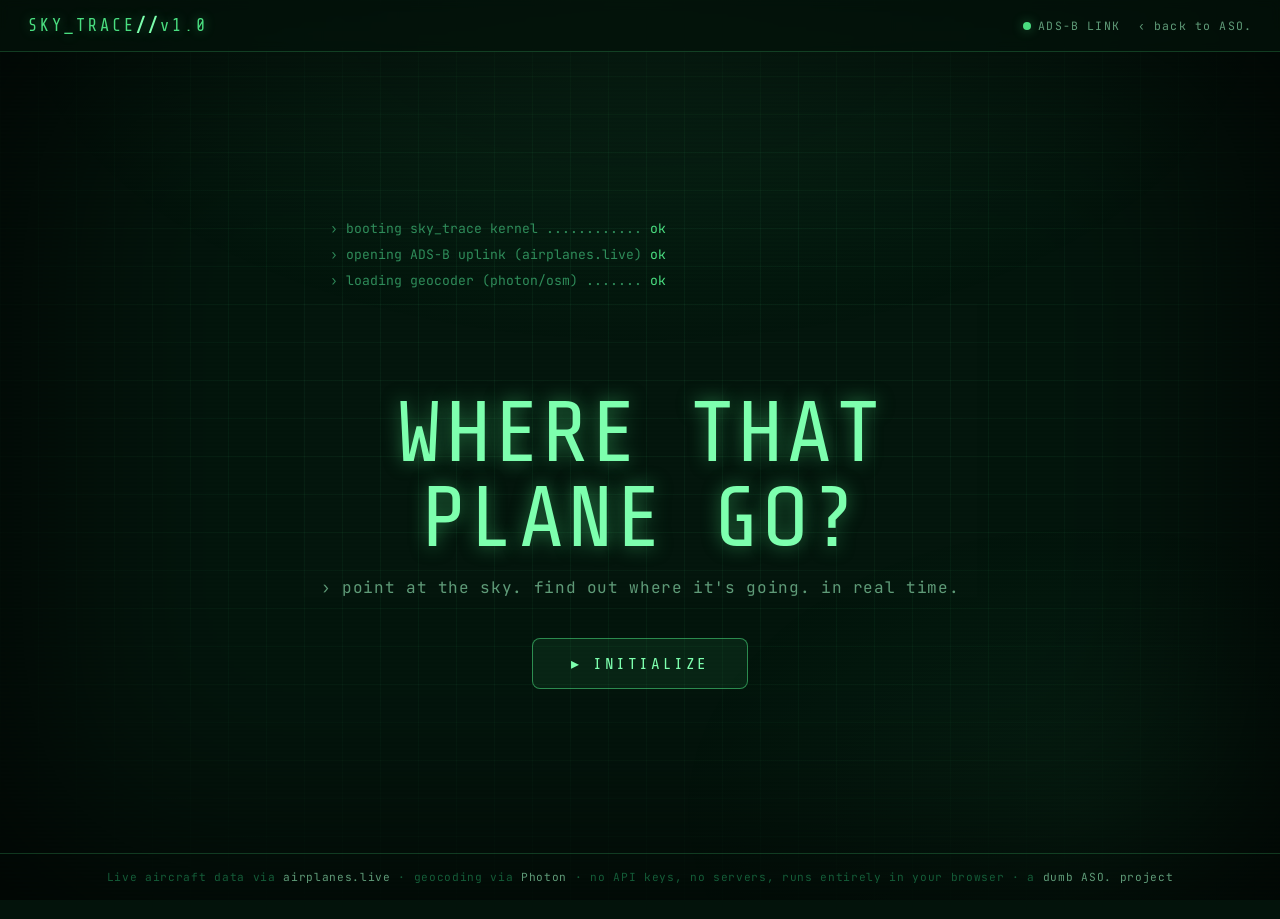
<file: plane.html>
<!DOCTYPE html>
<html lang="en">
<head>
<meta charset="UTF-8" />
<meta name="viewport" content="width=device-width, initial-scale=1.0" />
<title>SKY_TRACE — Where That Plane Go?</title>
<meta name="description" content="Point at the sky. Find out where that plane is going. A keyless, browser-based ADS-B flight tracker with a green-phosphor terminal interface." />
<link rel="preconnect" href="https://fonts.googleapis.com" />
<link rel="preconnect" href="https://fonts.gstatic.com" crossorigin />
<link href="https://fonts.googleapis.com/css2?family=Share+Tech+Mono&family=JetBrains+Mono:wght@400;500;700&display=swap" rel="stylesheet" />
<style>
*, *::before, *::after { margin: 0; padding: 0; box-sizing: border-box; }

:root {
  --black: #03130b;
  --black-2: #061a0f;
  --panel: rgba(10, 32, 20, 0.55);
  --panel-solid: #071a10;
  --edge: rgba(74, 222, 128, 0.22);
  --edge-bright: rgba(74, 222, 128, 0.55);
  --green: #4ade80;
  --green-bright: #7dffae;
  --green-dim: #2f8c5a;
  --green-deep: #145c38;
  --amber: #ffb454;
  --red: #ff5c6c;
  --text: #c9ffe0;
  --muted: #5f9b78;
  --grid: rgba(74, 222, 128, 0.06);
  --glow: 0 0 12px rgba(74, 222, 128, 0.45);
}

html { scroll-behavior: smooth; }

body {
  font-family: 'JetBrains Mono', monospace;
  background: var(--black);
  color: var(--text);
  min-height: 100vh;
  overflow-x: hidden;
  position: relative;
  -webkit-font-smoothing: antialiased;
}

/* ---- Atmosphere: grid + radial wash + scanlines + vignette + flicker ---- */
.fx { position: fixed; inset: 0; pointer-events: none; z-index: 0; }
.fx-grid {
  background-image:
    linear-gradient(var(--grid) 1px, transparent 1px),
    linear-gradient(90deg, var(--grid) 1px, transparent 1px);
  background-size: 38px 38px;
  mask-image: radial-gradient(ellipse 80% 80% at 50% 40%, #000 30%, transparent 100%);
}
.fx-wash {
  background:
    radial-gradient(ellipse 70% 55% at 50% 0%, rgba(74,222,128,0.10), transparent 70%),
    radial-gradient(ellipse 50% 50% at 85% 90%, rgba(74,222,128,0.05), transparent 65%);
}
.fx-scan {
  background: repeating-linear-gradient(
    to bottom,
    rgba(0,0,0,0) 0px,
    rgba(0,0,0,0) 2px,
    rgba(0,0,0,0.18) 3px,
    rgba(0,0,0,0) 4px
  );
  opacity: 0.5;
  animation: scanDrift 8s linear infinite;
}
@keyframes scanDrift { from { background-position: 0 0; } to { background-position: 0 80px; } }
.fx-vignette { box-shadow: inset 0 0 220px 40px rgba(0,0,0,0.9); }
.fx-flicker { background: rgba(74,222,128,0.012); animation: flicker 6s steps(2) infinite; }
@keyframes flicker { 0%,96%,100% { opacity: 0; } 97% { opacity: 1; } 98% { opacity: 0.3; } 99% { opacity: 0.8; } }

/* ---- Shell ---- */
.shell { position: relative; z-index: 1; min-height: 100vh; display: flex; flex-direction: column; }

.topbar {
  display: flex; justify-content: space-between; align-items: center;
  padding: 16px 28px; border-bottom: 1px solid var(--edge);
  background: rgba(3,19,11,0.7); backdrop-filter: blur(6px);
}
.brand { font-family: 'Share Tech Mono', monospace; font-size: 1.05rem; letter-spacing: 0.18em; color: var(--green); text-shadow: var(--glow); }
.brand b { color: var(--green-bright); }
.topbar-right { display: flex; align-items: center; gap: 18px; font-size: 0.72rem; letter-spacing: 0.1em; color: var(--muted); }
.live-pip { display: inline-flex; align-items: center; gap: 7px; }
.live-pip::before { content: ''; width: 8px; height: 8px; border-radius: 50%; background: var(--green); box-shadow: var(--glow); animation: pulse 1.6s ease-in-out infinite; }
@keyframes pulse { 0%,100% { opacity: 1; } 50% { opacity: 0.25; } }
.back-link { color: var(--muted); text-decoration: none; transition: color 0.2s; }
.back-link:hover { color: var(--green); }

.stage { flex: 1; display: flex; align-items: center; justify-content: center; padding: 32px 22px; }

/* ---- Screens ---- */
.screen { display: none; width: 100%; max-width: 1180px; animation: screenIn 0.5s ease both; }
.screen.active { display: block; }
@keyframes screenIn { from { opacity: 0; transform: translateY(10px); } to { opacity: 1; transform: none; } }

.eyebrow {
  font-family: 'Share Tech Mono', monospace; font-size: 0.82rem; letter-spacing: 0.34em;
  color: var(--green); text-shadow: var(--glow); margin-bottom: 18px;
}
.step-tag { color: var(--muted); font-size: 0.74rem; letter-spacing: 0.22em; margin-bottom: 12px; }
.cursor::after { content: '▋'; color: var(--green); animation: blink 1.05s steps(1) infinite; margin-left: 2px; }
@keyframes blink { 50% { opacity: 0; } }

/* ---- BOOT ---- */
#boot { text-align: center; }
#boot .term {
  max-width: 620px; margin: 0 auto; text-align: left;
  font-size: 0.82rem; color: var(--green-dim); line-height: 2.0; min-height: 150px;
}
#boot .term .ok { color: var(--green); }
#boot h1 {
  font-family: 'Share Tech Mono', monospace; font-weight: 400;
  font-size: clamp(2.6rem, 8vw, 5.4rem); line-height: 0.98; letter-spacing: 0.02em;
  color: var(--green-bright); text-shadow: 0 0 18px rgba(74,222,128,0.5); margin: 26px 0 16px;
}
#boot .tagline { color: var(--muted); font-size: 1rem; margin-bottom: 40px; letter-spacing: 0.04em; }

/* ---- Buttons ---- */
.btn {
  font-family: 'Share Tech Mono', monospace; font-size: 1rem; letter-spacing: 0.16em;
  background: rgba(74,222,128,0.08); color: var(--green-bright);
  border: 1px solid var(--edge-bright); border-radius: 8px;
  padding: 15px 38px; cursor: pointer; transition: all 0.18s ease;
  text-transform: uppercase; position: relative; overflow: hidden;
}
.btn:hover { background: var(--green); color: #03130b; box-shadow: 0 0 26px rgba(74,222,128,0.55); transform: translateY(-1px); }
.btn:active { transform: translateY(0); }
.btn.ghost { background: transparent; color: var(--muted); border-color: var(--edge); }
.btn.ghost:hover { color: var(--green); border-color: var(--edge-bright); box-shadow: none; background: rgba(74,222,128,0.05); }
.btn-row { display: flex; gap: 14px; flex-wrap: wrap; }

/* ---- LOCATE ---- */
.locate-grid { display: grid; grid-template-columns: 1.25fr 1fr; gap: 34px; align-items: start; }
.locate h2, .config h2, .scope-title {
  font-family: 'Share Tech Mono', monospace; font-weight: 400;
  font-size: clamp(1.8rem, 4vw, 2.8rem); color: var(--green-bright);
  text-shadow: 0 0 14px rgba(74,222,128,0.4); margin-bottom: 8px; letter-spacing: 0.02em;
}
.sub { color: var(--muted); font-size: 0.9rem; margin-bottom: 20px; }
.query-box {
  border: 1px solid var(--edge); border-radius: 10px; background: var(--panel);
  padding: 16px 20px; margin-bottom: 18px; min-height: 64px; display: flex; align-items: center;
  font-family: 'Share Tech Mono', monospace; font-size: 1.7rem; color: var(--green-bright);
  box-shadow: inset 0 0 24px rgba(74,222,128,0.05);
}
.query-box .ph { color: var(--green-deep); }
.query-box .prompt { color: var(--green-dim); margin-right: 10px; }

/* keyboard */
.kb { display: flex; flex-direction: column; gap: 7px; align-items: center; user-select: none; }
.kb-row { display: flex; gap: 7px; justify-content: center; width: 100%; }
.key {
  font-family: 'JetBrains Mono', monospace; font-size: 0.95rem; font-weight: 500;
  background: var(--panel-solid); color: var(--text);
  border: 1px solid var(--edge); border-radius: 9px;
  height: 46px; min-width: 46px; padding: 0 6px;
  display: flex; align-items: center; justify-content: center;
  cursor: pointer; transition: all 0.12s ease; flex: 0 0 auto;
}
.key:hover { border-color: var(--edge-bright); color: var(--green-bright); background: rgba(74,222,128,0.08); }
.key:active, .key.flash { background: var(--green); color: #03130b; border-color: var(--green); box-shadow: 0 0 18px rgba(74,222,128,0.6); transform: translateY(1px); }
.key.wide { flex: 1 1 auto; }
.key.shift.on { background: var(--green-deep); color: var(--green-bright); border-color: var(--edge-bright); }
.key.kspace { flex: 4 1 auto; letter-spacing: 0.5em; }
.key.kdel, .key.kdone { flex: 1.3 1 auto; font-family: 'Share Tech Mono', monospace; letter-spacing: 0.08em; }
.key.kdone { background: rgba(74,222,128,0.12); color: var(--green-bright); border-color: var(--edge-bright); }
.kb-bottom { display: flex; gap: 7px; width: 100%; }
.hint { color: var(--muted); font-size: 0.74rem; text-align: center; margin-top: 12px; letter-spacing: 0.05em; }
.hint kbd { color: var(--green); border: 1px solid var(--edge); border-radius: 4px; padding: 1px 6px; font-size: 0.7rem; }

/* suggestions */
.suggest-panel { border: 1px solid var(--edge); border-radius: 12px; background: var(--panel); min-height: 360px; padding: 14px; }
.suggest-head { font-size: 0.72rem; letter-spacing: 0.2em; color: var(--muted); padding: 6px 8px 12px; border-bottom: 1px solid var(--edge); margin-bottom: 8px; }
.suggest-item {
  padding: 12px 12px; border-radius: 8px; cursor: pointer; transition: all 0.14s ease;
  border: 1px solid transparent; display: flex; flex-direction: column; gap: 2px;
}
.suggest-item:hover { background: rgba(74,222,128,0.07); border-color: var(--edge); }
.suggest-item .p { color: var(--green-bright); font-size: 1rem; }
.suggest-item .s { color: var(--muted); font-size: 0.78rem; }
.suggest-empty { color: var(--green-deep); font-size: 0.85rem; padding: 24px 10px; text-align: center; }
.spin { display: inline-block; color: var(--green); }

/* ---- CONFIG ---- */
.config-card { max-width: 720px; margin: 0 auto; }
.field { margin-bottom: 30px; }
.field-label { font-size: 0.78rem; letter-spacing: 0.16em; color: var(--green); margin-bottom: 12px; text-transform: uppercase; }
.field-note { color: var(--muted); font-size: 0.76rem; margin-top: 8px; }
.chip-row { display: flex; gap: 10px; flex-wrap: wrap; }
.chip {
  font-family: 'JetBrains Mono', monospace; font-size: 0.9rem;
  background: var(--panel-solid); color: var(--text);
  border: 1px solid var(--edge); border-radius: 8px; padding: 11px 20px; cursor: pointer; transition: all 0.15s ease;
}
.chip:hover { border-color: var(--edge-bright); color: var(--green-bright); }
.chip.sel { background: var(--green); color: #03130b; border-color: var(--green); box-shadow: 0 0 18px rgba(74,222,128,0.45); font-weight: 700; }
.compass-grid { display: grid; grid-template-columns: repeat(3, 58px); grid-template-rows: repeat(3, 44px); gap: 8px; }
.compass-grid .chip { padding: 0; min-width: 0; display: flex; align-items: center; justify-content: center; }
.compass-grid .center { display: flex; align-items: center; justify-content: center; color: var(--green-deep); font-size: 1.1rem; }

/* ---- SCOPE (dashboard) ---- */
.scope-grid { display: grid; grid-template-columns: 460px 1fr; gap: 34px; align-items: start; }
.radar-wrap { position: relative; }
#radar { width: 100%; height: auto; display: block; filter: drop-shadow(0 0 14px rgba(74,222,128,0.18)); }
.radar-cap { display: flex; justify-content: space-between; font-size: 0.72rem; color: var(--muted); margin-top: 10px; letter-spacing: 0.08em; }

.readout { border: 1px solid var(--edge); border-radius: 14px; background: var(--panel); padding: 26px 28px; min-height: 420px; position: relative; }
.readout::before {
  content: ''; position: absolute; top: 0; left: 0; right: 0; height: 1px;
  background: linear-gradient(90deg, transparent, var(--green), transparent); opacity: 0.6;
}
.ro-status { font-size: 0.74rem; letter-spacing: 0.18em; color: var(--green); margin-bottom: 18px; display: flex; align-items: center; gap: 8px; }
.ro-callsign { font-family: 'Share Tech Mono', monospace; font-size: clamp(2.4rem, 6vw, 3.6rem); color: var(--green-bright); text-shadow: 0 0 18px rgba(74,222,128,0.45); line-height: 1; }
.ro-operator { font-size: 1rem; color: var(--text); margin-top: 8px; }
.ro-operator.unknown { color: var(--muted); }
.ro-route { margin-top: 14px; color: var(--muted); font-size: 0.9rem; letter-spacing: 0.04em; line-height: 1.9; }
.ro-route .arrow { color: var(--green); margin: 0 8px; }
.kind-badge {
  font-family: 'Share Tech Mono', monospace; font-size: 0.82rem; letter-spacing: 0.1em;
  padding: 3px 10px; border-radius: 6px; border: 1px solid var(--edge-bright);
  background: rgba(74,222,128,0.1); color: var(--green-bright); white-space: nowrap;
}
.kind-badge.k-heli { color: var(--amber); border-color: rgba(255,180,84,0.5); background: rgba(255,180,84,0.1); }
.kind-badge.k-drone { color: var(--red); border-color: rgba(255,92,108,0.5); background: rgba(255,92,108,0.1); }
.kind-badge.k-other { color: var(--text); border-color: var(--edge); background: rgba(74,222,128,0.05); }
.kind-model { color: var(--muted); font-size: 0.82rem; margin-left: 8px; }
.metrics { display: grid; grid-template-columns: repeat(3, 1fr); gap: 1px; background: var(--edge); border: 1px solid var(--edge); border-radius: 10px; overflow: hidden; margin-top: 26px; }
.metric { background: var(--panel-solid); padding: 16px 14px; }
.metric .m-label { font-size: 0.66rem; letter-spacing: 0.14em; color: var(--muted); text-transform: uppercase; margin-bottom: 7px; }
.metric .m-val { font-family: 'Share Tech Mono', monospace; font-size: 1.5rem; color: var(--green-bright); }
.metric .m-unit { font-size: 0.7rem; color: var(--muted); margin-left: 3px; }
.ro-foot { display: flex; justify-content: space-between; align-items: center; margin-top: 24px; gap: 12px; flex-wrap: wrap; }
.countdown { font-size: 0.76rem; color: var(--muted); letter-spacing: 0.06em; }
.countdown b { color: var(--green); }

.ro-empty { display: flex; flex-direction: column; align-items: center; justify-content: center; height: 360px; text-align: center; gap: 16px; }
.ro-empty .big { font-family: 'Share Tech Mono', monospace; font-size: 1.6rem; color: var(--muted); }
.ro-empty .scan-bar { width: 220px; height: 3px; background: rgba(74,222,128,0.1); border-radius: 99px; overflow: hidden; }
.ro-empty .scan-bar i { display: block; height: 100%; width: 40%; background: var(--green); box-shadow: var(--glow); animation: scanmove 1.4s ease-in-out infinite; }
@keyframes scanmove { 0% { transform: translateX(-120%);} 100% { transform: translateX(320%);} }
.banner { padding: 10px 14px; border-radius: 8px; font-size: 0.8rem; margin-bottom: 16px; letter-spacing: 0.04em; }
.banner.warn { background: rgba(255,180,84,0.08); border: 1px solid rgba(255,180,84,0.3); color: var(--amber); }
.banner.err { background: rgba(255,92,108,0.08); border: 1px solid rgba(255,92,108,0.3); color: var(--red); }
.hidden { display: none !important; }

footer.legal {
  border-top: 1px solid var(--edge); padding: 16px 28px; text-align: center;
  font-size: 0.7rem; color: var(--green-deep); letter-spacing: 0.06em;
}
footer.legal a { color: var(--muted); text-decoration: none; }
footer.legal a:hover { color: var(--green); }

#liveInput { position: absolute; opacity: 0; pointer-events: none; left: -9999px; }

@media (max-width: 900px) {
  .locate-grid { grid-template-columns: 1fr; }
  .suggest-panel { min-height: 200px; }
  .scope-grid { grid-template-columns: 1fr; }
  .radar-wrap { max-width: 460px; margin: 0 auto; }
  .metrics { grid-template-columns: repeat(3, 1fr); }
}
@media (max-width: 560px) {
  .key { height: 38px; min-width: 30px; font-size: 0.8rem; }
  .metric .m-val { font-size: 1.15rem; }
  .topbar { padding: 14px 16px; }
}
.sr-only { position: absolute; width: 1px; height: 1px; padding: 0; margin: -1px; overflow: hidden; clip: rect(0,0,0,0); border: 0; }
</style>
</head>
<body>
<div class="fx fx-grid"></div>
<div class="fx fx-wash"></div>
<div class="fx fx-scan"></div>
<div class="fx fx-vignette"></div>
<div class="fx fx-flicker"></div>

<h2 class="sr-only">SKY_TRACE: a browser flight tracker. Enter your location, then it shows the closest aircraft currently overhead using live ADS-B data.</h2>

<div class="shell">
  <div class="topbar">
    <div class="brand">SKY_TRACE<b>//</b>v1.0</div>
    <div class="topbar-right">
      <span class="live-pip" id="livePip">ADS-B LINK</span>
      <a href="index.html" class="back-link">‹ back to ASO.</a>
    </div>
  </div>

  <div class="stage">

    <!-- ===== BOOT ===== -->
    <section class="screen active" id="boot">
      <div class="term" id="bootTerm"></div>
      <h1>WHERE THAT<br>PLANE GO?</h1>
      <p class="tagline">› point at the sky. find out where it's going. in real time.</p>
      <div class="btn-row" style="justify-content:center">
        <button class="btn" id="initBtn">▸ Initialize</button>
      </div>
    </section>

    <!-- ===== LOCATE (phase 1: city, phase 2: address) ===== -->
    <section class="screen locate" id="locate">
      <div class="step-tag" id="locateStep">STEP 1 / 3 — CITY</div>
      <div class="locate-grid">
        <div>
          <h2 id="locateTitle">Where do you live?</h2>
          <p class="sub" id="locateSub">Type a city or town. We narrow the search from here.</p>
          <div class="query-box"><span class="prompt">›</span><span id="queryText" class="cursor"></span></div>
          <div class="kb" id="keyboard"></div>
          <p class="hint">Use your real keyboard too — <kbd>type</kbd> · <kbd>⌫</kbd> delete · <kbd>↵</kbd> pick top result</p>
          <div class="btn-row" id="locateControls" style="margin-top:16px;display:none">
            <button class="btn ghost" id="addrSkipBtn">use city center instead ›</button>
            <button class="btn ghost" id="addrBackBtn">‹ change city</button>
          </div>
        </div>
        <div class="suggest-panel">
          <div class="suggest-head" id="suggestHead">◇ MATCHES</div>
          <div id="suggestList"><div class="suggest-empty">Type to triangulate…</div></div>
        </div>
      </div>
    </section>

    <!-- ===== CONFIG ===== -->
    <section class="screen config" id="config">
      <div class="step-tag">STEP 3 / 3 — SCAN PARAMETERS</div>
      <div class="config-card">
        <h2 id="configPlace">Sky over…</h2>
        <p class="sub">Tune the search volume, then engage the scope.</p>

        <div class="field">
          <div class="field-label">Search radius</div>
          <div class="chip-row" id="radiusChips"></div>
        </div>

        <div class="field">
          <div class="field-label">Window facing <span style="color:var(--muted);text-transform:none;letter-spacing:0">(optional — which way do you look out?)</span></div>
          <div class="compass-grid" id="compassGrid"></div>
          <p class="field-note" id="dirNote">No direction set — scanning the full 360° dome.</p>
        </div>

        <div class="field" id="fovField">
          <div class="field-label">Field of view</div>
          <div class="chip-row" id="fovChips"></div>
        </div>

        <div class="btn-row">
          <button class="btn" id="engageBtn">▸ Engage scope</button>
          <button class="btn ghost" id="backToLocate">‹ change location</button>
        </div>
      </div>
    </section>

    <!-- ===== SCOPE ===== -->
    <section class="screen scope" id="scope">
      <div class="scope-grid">
        <div class="radar-wrap">
          <canvas id="radar" width="460" height="460" role="img" aria-label="Radar scope showing aircraft around your location"></canvas>
          <div class="radar-cap">
            <span id="radarPlace">— · —</span>
            <span id="radarCount">0 contacts</span>
          </div>
        </div>
        <div class="readout" id="readout"><!-- filled by JS --></div>
      </div>
    </section>

  </div>

  <footer class="legal">
    Live aircraft data via <a href="https://airplanes.live" target="_blank" rel="noopener">airplanes.live</a> · geocoding via <a href="https://photon.komoot.io" target="_blank" rel="noopener">Photon</a> · no API keys, no servers, runs entirely in your browser ·
    a <a href="index.html">dumb ASO. project</a>
  </footer>
</div>

<input id="liveInput" autocomplete="off" />

<script>
/* ============================================================
   SKY_TRACE — browser port of the "Where That Plane Go?" TV app
   Logic ported from FlightMatcher.kt / GeoUtils.kt / AirlineLookup.kt
   ============================================================ */
"use strict";

/* ---------- Geo utils (ported from GeoUtils.kt) ---------- */
const EARTH_MI = 3958.8;
const rad = d => d * Math.PI / 180;
const deg = r => r * 180 / Math.PI;
function haversineMiles(la1, lo1, la2, lo2){
  const dLat = rad(la2-la1), dLon = rad(lo2-lo1);
  const a = Math.sin(dLat/2)**2 + Math.cos(rad(la1))*Math.cos(rad(la2))*Math.sin(dLon/2)**2;
  return EARTH_MI * 2 * Math.atan2(Math.sqrt(a), Math.sqrt(1-a));
}
function bearingDeg(la1, lo1, la2, lo2){
  const p1 = rad(la1), p2 = rad(la2), dl = rad(lo2-lo1);
  const y = Math.sin(dl)*Math.cos(p2);
  const x = Math.cos(p1)*Math.sin(p2) - Math.sin(p1)*Math.cos(p2)*Math.cos(dl);
  return (deg(Math.atan2(y,x)) + 360) % 360;
}
function inSector(bearing, center, fov){
  if (fov >= 360) return true;
  const half = fov/2;
  const diff = ((bearing - center + 540) % 360) - 180;
  return Math.abs(diff) <= half;
}
const COMPASS = ["N","NE","E","SE","S","SW","W","NW"];
function compassLabel(d){ return COMPASS[Math.floor(((d%360)+22.5)/45) % 8]; }
const DIR_DEG = { N:0, NE:45, E:90, SE:135, S:180, SW:225, W:270, NW:315 };

/* ---------- Airline lookup (ported from AirlineLookup.kt) ---------- */
const AIRLINES = {
  AAL:"American Airlines", DAL:"Delta Air Lines", UAL:"United Airlines", SWA:"Southwest Airlines",
  JBU:"JetBlue Airways", ASA:"Alaska Airlines", FFT:"Frontier Airlines", NKS:"Spirit Airlines",
  AAY:"Allegiant Air", ENY:"Envoy Air", SKW:"SkyWest Airlines", RPA:"Republic Airways",
  EDV:"Endeavor Air", QXE:"Horizon Air", ACA:"Air Canada", WJA:"WestJet", BAW:"British Airways",
  AFR:"Air France", DLH:"Lufthansa", KLM:"KLM Royal Dutch Airlines", IBE:"Iberia", VIR:"Virgin Atlantic",
  EIN:"Aer Lingus", RYR:"Ryanair", EZY:"easyJet", UAE:"Emirates", QTR:"Qatar Airways", ETD:"Etihad Airways",
  ANA:"All Nippon Airways", JAL:"Japan Airlines", CPA:"Cathay Pacific", SIA:"Singapore Airlines",
  QFA:"Qantas", ACI:"Air China", CCA:"Air China", CSN:"China Southern Airlines", CES:"China Eastern Airlines",
  AMX:"Aeromexico", AVA:"Avianca", LAN:"LATAM Airlines", GLO:"GOL Linhas Aereas", TAM:"LATAM Brasil",
  FDX:"FedEx Express", UPS:"UPS Airlines", GTI:"Atlas Air"
};
function guessAirline(callsign){
  if (!callsign || callsign.length < 3) return null;
  return AIRLINES[callsign.slice(0,3).toUpperCase()] || null;
}

/* ---------- Aircraft classification (ADS-B emitter category) ----------
   airplanes.live returns a `category` (A0-A7, B0-B7, C0-C7), an ICAO type
   code `t` (e.g. "B38M") and a human `desc` ("BOEING 737 MAX 8"). We fold
   the emitter category into a plain-language kind, and tag the radar glyph. */
const CAT_KIND = {
  A7: { kind:"Helicopter", glyph:"heli", klass:"k-heli" },
  B6: { kind:"Drone (UAV)", glyph:"drone", klass:"k-drone" },
  B1: { kind:"Glider", glyph:"plane", klass:"k-other" },
  B2: { kind:"Airship / balloon", glyph:"balloon", klass:"k-other" },
  B3: { kind:"Skydiver", glyph:"dot", klass:"k-other" },
  B4: { kind:"Ultralight", glyph:"plane", klass:"k-other" },
  C1: { kind:"Ground vehicle", glyph:"dot", klass:"k-other" },
  C2: { kind:"Ground vehicle", glyph:"dot", klass:"k-other" },
  C3: { kind:"Ground vehicle", glyph:"dot", klass:"k-other" }
};
function classify(a){
  const cat = (a.category || "").toUpperCase();
  const base = CAT_KIND[cat] || { kind:"Airplane", glyph:"plane", klass:"k-plane" };
  // Heavy/large jets stay "Airplane" but we surface the model for flavour.
  const model = a.desc ? String(a.desc).trim() : (a.t ? String(a.t).trim() : null);
  return { kind: base.kind, glyph: base.glyph, klass: base.klass, model, cat };
}

/* ---------- App state ---------- */
const state = {
  lat: null, lon: null, placeLabel: "",
  radiusMiles: 15,
  hasDir: false, dirDeg: 0, fov: 360,
  aircraft: [],        // all in-range, annotated
  match: null,         // closest in-view
  pollTimer: null, countdownTimer: null, nextPoll: 0
};
const POLL_SECONDS = 20;
const MI_PER_NM = 1.15078;

/* ---------- Screen switching ---------- */
function show(id){
  document.querySelectorAll('.screen').forEach(s => s.classList.toggle('active', s.id === id));
}

/* ---------- BOOT typing sequence ---------- */
const bootLines = [
  "› booting sky_trace kernel ............ <span class='ok'>ok</span>",
  "› opening ADS-B uplink (airplanes.live) <span class='ok'>ok</span>",
  "› loading geocoder (photon/osm) ....... <span class='ok'>ok</span>",
  "› calibrating phosphor scope .......... <span class='ok'>ok</span>",
  "› awaiting operator. press INITIALIZE."
];
(function typeBoot(){
  const el = document.getElementById('bootTerm');
  let i = 0;
  (function next(){
    if (i >= bootLines.length) return;
    el.innerHTML += bootLines[i] + "<br>";
    i++;
    setTimeout(next, 360 + Math.random()*220);
  })();
})();

document.getElementById('initBtn').addEventListener('click', () => {
  buildKeyboard();
  enterCityPhase();
});

/* ============================================================
   STEP 1+2 — LOCATE: city, then exact address (keyboard + Photon)
   Two-phase so users pin an exact rooftop view by typing — no GPS,
   no device location permission, nothing stored.
   ============================================================ */
let query = "";
let shiftOn = false;
let locatePhase = 'city';   // 'city' | 'address'
const cityFix = { lat: null, lon: null, label: "" };

function enterCityPhase(){
  locatePhase = 'city';
  query = ""; renderQuery();
  document.getElementById('locateStep').textContent = 'STEP 1 / 3 — CITY';
  document.getElementById('locateTitle').textContent = 'Where do you live?';
  document.getElementById('locateSub').textContent = 'Type a city or town. We narrow the search from here.';
  document.getElementById('suggestHead').textContent = '◇ CITIES';
  document.getElementById('locateControls').style.display = 'none';
  resetSuggest('Type to triangulate…');
  show('locate'); focusLive();
}
function enterAddressPhase(){
  locatePhase = 'address';
  query = ""; renderQuery();
  document.getElementById('locateStep').textContent = 'STEP 2 / 3 — EXACT ADDRESS';
  document.getElementById('locateTitle').textContent = 'Your street address?';
  document.getElementById('locateSub').innerHTML =
    `Pin the exact spot in <b style="color:var(--green-bright)">${esc(cityFix.label)}</b> for the precise overhead view. ` +
    `No GPS — your address is only geocoded to coordinates, and nothing is stored.`;
  document.getElementById('suggestHead').textContent = '◇ ADDRESSES';
  document.getElementById('locateControls').style.display = 'flex';
  resetSuggest('Type a street + number…');
  show('locate'); focusLive();
}
function resetSuggest(msg){ suggestList.innerHTML = `<div class="suggest-empty">${esc(msg)}</div>`; currentSuggestions = []; }
const queryEl = document.getElementById('queryText');
const liveInput = document.getElementById('liveInput');

function focusLive(){ try { liveInput.focus({preventScroll:true}); } catch(e){} }
function renderQuery(){ queryEl.textContent = query; }

const KB_ROWS = ["1234567890","qwertyuiop","asdfghjkl"];
const KB_ROW3 = "zxcvbnm";
const KB_SYMBOLS = ",.-_@/:";

function buildKeyboard(){
  const kb = document.getElementById('keyboard');
  if (kb.dataset.built) return;
  kb.dataset.built = "1";
  const mk = (label, cls, on) => {
    const b = document.createElement('div');
    b.className = 'key' + (cls ? ' ' + cls : '');
    b.textContent = label;
    b.addEventListener('click', on);
    return b;
  };
  KB_ROWS.forEach(row => {
    const r = document.createElement('div'); r.className = 'kb-row';
    [...row].forEach(ch => r.appendChild(mk(ch, '', () => emit(ch))));
    kb.appendChild(r);
  });
  // row 3: shift + zxcvbnm
  const r3 = document.createElement('div'); r3.className = 'kb-row';
  const shiftKey = mk('⇧', 'shift', () => { shiftOn = !shiftOn; shiftKey.classList.toggle('on', shiftOn); refreshKeyCaps(); });
  r3.appendChild(shiftKey);
  [...KB_ROW3].forEach(ch => r3.appendChild(mk(ch, 'letter', () => emit(ch))));
  kb.appendChild(r3);
  // symbol row
  const rs = document.createElement('div'); rs.className = 'kb-row';
  [...KB_SYMBOLS].forEach(ch => rs.appendChild(mk(ch, '', () => emit(ch))));
  kb.appendChild(rs);
  // bottom row: DEL | SPACE | DONE
  const rb = document.createElement('div'); rb.className = 'kb-row kb-bottom';
  rb.appendChild(mk('⌫ DEL', 'kdel', backspace));
  rb.appendChild(mk('␣ SPACE ␣', 'kspace', () => emit(' ')));
  rb.appendChild(mk('↵ DONE', 'kdone', pickTopSuggestion));
  kb.appendChild(rb);
}
function refreshKeyCaps(){
  document.querySelectorAll('#keyboard .key.letter').forEach(k => {
    const c = k.textContent.toLowerCase();
    if (/[a-z]/.test(c)) k.textContent = shiftOn ? c.toUpperCase() : c.toLowerCase();
  });
  // also row1/row2 letters (they have no 'letter' class) — handle all single a-z keys
  document.querySelectorAll('#keyboard .kb-row .key').forEach(k => {
    const t = k.textContent;
    if (t.length === 1 && /[a-z]/i.test(t)) k.textContent = shiftOn ? t.toUpperCase() : t.toLowerCase();
  });
}
function flashKeyFor(ch){
  const keys = document.querySelectorAll('#keyboard .key');
  for (const k of keys){ if (k.textContent.toLowerCase() === ch.toLowerCase()){ k.classList.add('flash'); setTimeout(()=>k.classList.remove('flash'),110); break; } }
}
function emit(ch){
  query += shiftOn ? ch.toUpperCase() : ch;
  renderQuery(); scheduleSearch();
}
function backspace(){ query = query.slice(0, -1); renderQuery(); scheduleSearch(); }

/* physical keyboard */
document.addEventListener('keydown', (e) => {
  if (!document.getElementById('locate').classList.contains('active')) return;
  if (e.key === 'Backspace'){ e.preventDefault(); backspace(); flashKeyFor('⌫ DEL'); return; }
  if (e.key === 'Enter'){ e.preventDefault(); pickTopSuggestion(); return; }
  if (e.key === ' '){ e.preventDefault(); query += ' '; renderQuery(); scheduleSearch(); return; }
  if (e.key.length === 1 && /[a-z0-9,.\-_@/:]/i.test(e.key)){
    query += e.key; renderQuery(); scheduleSearch(); flashKeyFor(e.key);
  }
});

/* Photon autocomplete (debounced) */
let searchTimer = null, searchSeq = 0;
const suggestList = document.getElementById('suggestList');
function scheduleSearch(){
  clearTimeout(searchTimer);
  const q = query.trim();
  const minLen = locatePhase === 'address' ? 3 : 2;
  if (q.length < minLen){ resetSuggest(locatePhase === 'address' ? 'Type a street + number…' : 'Type to triangulate…'); return; }
  suggestList.innerHTML = '<div class="suggest-empty"><span class="spin">◈</span> scanning gazetteer…</div>';
  searchTimer = setTimeout(() => runSearch(q), 260);
}
let currentSuggestions = [];
async function runSearch(q){
  const seq = ++searchSeq;
  try {
    let url;
    if (locatePhase === 'address'){
      // Bias the address lookup to the chosen city; no osm_tag filter so streets
      // and house numbers come through (rooftop-level OSM coordinates).
      url = `https://photon.komoot.io/api?q=${encodeURIComponent(q)}&limit=7&lang=en`
          + `&lat=${cityFix.lat}&lon=${cityFix.lon}`;
    } else {
      url = `https://photon.komoot.io/api?q=${encodeURIComponent(q)}&limit=6&lang=en`
          + `&osm_tag=place:city&osm_tag=place:town&osm_tag=place:village`;
    }
    const r = await fetch(url);
    const j = await r.json();
    if (seq !== searchSeq) return; // stale
    currentSuggestions = (j.features || []).map(buildSuggestion)
      .filter(s => s && typeof s.lat === 'number' && typeof s.lon === 'number');
    renderSuggestions();
  } catch (e){
    if (seq !== searchSeq) return;
    suggestList.innerHTML = '<div class="suggest-empty">gazetteer unreachable — retry…</div>';
  }
}
function buildSuggestion(f){
  const p = f.properties || {}, c = f.geometry?.coordinates || [];
  if (locatePhase === 'address'){
    const street = p.street || p.name || "";
    const primary = (p.housenumber && street) ? `${p.housenumber} ${street}` : (street || p.name || "Unnamed place");
    const secondary = [p.district || p.city, p.state, p.postcode].filter(Boolean).join(", ");
    return { primary, secondary, lon: c[0], lat: c[1] };
  }
  const primary = p.name || p.city || "Unknown";
  const secondary = [p.state, p.country].filter(Boolean).join(", ");
  return { primary, secondary, lon: c[0], lat: c[1] };
}
function renderSuggestions(){
  if (!currentSuggestions.length){ suggestList.innerHTML = '<div class="suggest-empty">no matches — keep typing.</div>'; return; }
  suggestList.innerHTML = '';
  currentSuggestions.forEach(s => {
    const d = document.createElement('div');
    d.className = 'suggest-item';
    d.innerHTML = `<span class="p">${esc(s.primary)}</span><span class="s">${esc(s.secondary)}</span>`;
    d.addEventListener('click', () => selectPlace(s));
    suggestList.appendChild(d);
  });
}
function pickTopSuggestion(){ if (currentSuggestions.length) selectPlace(currentSuggestions[0]); }
function selectPlace(s){
  if (locatePhase === 'city'){
    cityFix.lat = s.lat; cityFix.lon = s.lon;
    cityFix.label = s.secondary ? `${s.primary}, ${s.secondary.split(',')[0]}` : s.primary;
    // city center is the fallback fix until/unless an address refines it
    state.lat = s.lat; state.lon = s.lon; state.placeLabel = cityFix.label;
    enterAddressPhase();
  } else {
    state.lat = s.lat; state.lon = s.lon;
    const street = s.primary;
    state.placeLabel = `${street} · ${cityFix.label}`;
    enterConfig();
  }
}
const esc = (str) => String(str).replace(/[&<>"]/g, c => ({'&':'&amp;','<':'&lt;','>':'&gt;','"':'&quot;'}[c]));

/* address-phase controls */
document.getElementById('addrSkipBtn').addEventListener('click', () => {
  // keep the city-center fix already stored in state, skip straight to config
  state.lat = cityFix.lat; state.lon = cityFix.lon; state.placeLabel = cityFix.label;
  enterConfig();
});
document.getElementById('addrBackBtn').addEventListener('click', enterCityPhase);

/* ============================================================
   STEP 2 — CONFIG
   ============================================================ */
const RADII = [5, 10, 15, 25, 40];
const FOVS = [{l:"Narrow · 90°",v:90},{l:"Wide · 180°",v:180},{l:"All · 360°",v:360}];

function enterConfig(){
  document.getElementById('configPlace').textContent = `Sky over ${state.placeLabel}`;
  // radius chips
  const rc = document.getElementById('radiusChips'); rc.innerHTML = '';
  RADII.forEach(mi => {
    const c = chip(`${mi} mi`, mi === state.radiusMiles, () => { state.radiusMiles = mi; markSel(rc, c); });
    rc.appendChild(c);
  });
  // compass 3x3
  const cg = document.getElementById('compassGrid'); cg.innerHTML = '';
  const layout = ["NW","N","NE","W","·","E","SW","S","SE"];
  layout.forEach(lbl => {
    if (lbl === "·"){ const d = document.createElement('div'); d.className='center'; d.textContent='◉'; cg.appendChild(d); return; }
    const c = chip(lbl, state.hasDir && compassLabel(state.dirDeg)===lbl, () => {
      state.hasDir = true; state.dirDeg = DIR_DEG[lbl];
      [...cg.querySelectorAll('.chip')].forEach(x => x.classList.remove('sel'));
      c.classList.add('sel');
      document.getElementById('dirNote').textContent = `Facing ${lbl} (${DIR_DEG[lbl]}°). Only planes in this slice count as “in view”.`;
      document.getElementById('fovField').style.opacity = '1';
    });
    cg.appendChild(c);
  });
  // fov chips
  const fc = document.getElementById('fovChips'); fc.innerHTML = '';
  FOVS.forEach(f => {
    const c = chip(f.l, f.v === state.fov, () => { state.fov = f.v; markSel(fc, c); });
    fc.appendChild(c);
  });
  document.getElementById('fovField').style.opacity = state.hasDir ? '1' : '0.5';
  show('config');
}
function chip(label, sel, on){
  const c = document.createElement('div');
  c.className = 'chip' + (sel ? ' sel' : '');
  c.textContent = label; c.addEventListener('click', on); return c;
}
function markSel(container, el){ [...container.children].forEach(x => x.classList.remove('sel')); el.classList.add('sel'); }

document.getElementById('backToLocate').addEventListener('click', () => {
  // back up to the address step (city fix is still valid)
  if (cityFix.lat != null) enterAddressPhase(); else enterCityPhase();
});
document.getElementById('engageBtn').addEventListener('click', enterScope);

/* ============================================================
   SCOPE — poll airplanes.live, match, render radar + readout
   ============================================================ */
function enterScope(){
  show('scope');
  document.getElementById('radarPlace').textContent = state.placeLabel;
  renderReadoutLoading();
  startRadarLoop();
  poll();
  clearInterval(state.pollTimer);
  state.pollTimer = setInterval(poll, POLL_SECONDS * 1000);
}

async function poll(){
  state.nextPoll = POLL_SECONDS;
  const pip = document.getElementById('livePip'); pip.style.opacity = '0.4';
  // radius in nautical miles, generous margin, capped at API max 250nm
  const nm = Math.min(250, Math.ceil(state.radiusMiles / MI_PER_NM) + 2);
  try {
    const url = `https://api.airplanes.live/v2/point/${state.lat.toFixed(5)}/${state.lon.toFixed(5)}/${nm}`;
    const r = await fetch(url);
    if (r.status === 429){ renderBanner('warn', 'Rate limited by airplanes.live — easing off. Showing last known.'); pip.style.opacity='1'; return; }
    if (!r.ok) throw new Error('HTTP ' + r.status);
    const j = await r.json();
    processAircraft(j.ac || j.aircraft || []);
  } catch (e){
    renderBanner('err', 'Uplink error: ' + e.message + ' — retrying next sweep.');
  } finally {
    pip.style.opacity = '1';
  }
}

/* port of FlightMatcher.findClosest + annotate all in-range for the radar */
function processAircraft(raw){
  const all = [];
  for (const a of raw){
    if (typeof a.lat !== 'number' || typeof a.lon !== 'number') continue;
    const onGround = a.alt_baro === 'ground';
    if (onGround) continue;
    const distance = haversineMiles(state.lat, state.lon, a.lat, a.lon);
    if (distance > state.radiusMiles) continue;
    const bearing = bearingDeg(state.lat, state.lon, a.lat, a.lon);
    const altFeet = typeof a.alt_baro === 'number' ? a.alt_baro : (typeof a.alt_geom === 'number' ? a.alt_geom : null);
    const callsign = (a.flight || '').trim();
    all.push({
      callsign: callsign || a.hex || 'UNKNOWN',
      hex: a.hex, distance, bearing,
      altFeet, speedKts: (typeof a.gs === 'number' ? a.gs : null),
      heading: (typeof a.track === 'number' ? a.track : null),
      lat: a.lat, lon: a.lon,
      cls: classify(a),
      inView: !state.hasDir || inSector(bearing, state.dirDeg, state.fov)
    });
  }
  state.aircraft = all;
  const inView = all.filter(a => a.inView);
  state.match = inView.length ? inView.reduce((m,a) => a.distance < m.distance ? a : m) : null;
  document.getElementById('radarCount').textContent = `${all.length} contact${all.length===1?'':'s'}`;
  renderReadout();
}

function renderReadoutLoading(){
  document.getElementById('readout').innerHTML =
    `<div class="ro-empty"><div class="big">◇ acquiring sky…</div><div class="scan-bar"><i></i></div>
     <div style="color:var(--muted);font-size:0.8rem">querying ADS-B receivers within ${state.radiusMiles} mi</div></div>`;
}
let bannerHTML = '';
function renderBanner(type, msg){ bannerHTML = `<div class="banner ${type}">⚠ ${esc(msg)}</div>`; renderReadout(); setTimeout(()=>{ bannerHTML=''; }, 6000); }

function renderReadout(){
  const ro = document.getElementById('readout');
  if (!state.match){
    ro.innerHTML = bannerHTML + `<div class="ro-empty">
      <div class="big">NO AIRCRAFT IN VIEW</div>
      <div class="scan-bar"><i></i></div>
      <div style="color:var(--muted);font-size:0.82rem;max-width:300px">
        ${state.aircraft.length ? state.aircraft.length + ' aircraft in range but outside your window slice.' : 'Sky is quiet in this radius right now.'}
        Re-sweeping every ${POLL_SECONDS}s.
      </div>
      <div class="ro-foot" style="justify-content:center">
        <button class="btn ghost" onclick="rescan()">↻ Rescan now</button>
        <button class="btn ghost" onclick="reconfig()">⚙ Reconfigure</button>
      </div>
    </div>`;
    return;
  }
  const m = state.match;
  const airline = guessAirline(m.callsign);
  const alt = m.altFeet != null ? Math.round(m.altFeet).toLocaleString() : '—';
  const spd = m.speedKts != null ? Math.round(m.speedKts) : '—';
  const dist = m.distance.toFixed(1);
  const compass = compassLabel(m.bearing);
  const hdg = m.heading != null ? Math.round(m.heading) + '°' : '—';
  ro.innerHTML = bannerHTML + `
    <div class="ro-status"><span class="live-pip"></span> TARGET LOCKED · CLOSEST IN VIEW</div>
    <div class="ro-callsign">${esc(m.callsign)}</div>
    <div class="ro-operator ${airline?'':'unknown'}">${airline ? esc(airline) : 'Unknown operator / general aviation'}</div>
    <div class="ro-route">
      <span class="kind-badge ${m.cls.klass}">◤ ${esc(m.cls.kind.toUpperCase())}</span>
      ${m.cls.model ? '<span class="kind-model">' + esc(m.cls.model) + '</span>' : ''}
      <span class="arrow">·</span> bearing ${compass} (${Math.round(m.bearing)}°) from you
    </div>
    <div class="metrics">
      <div class="metric"><div class="m-label">Altitude</div><div class="m-val">${alt}<span class="m-unit">ft</span></div></div>
      <div class="metric"><div class="m-label">Ground speed</div><div class="m-val">${spd}<span class="m-unit">kts</span></div></div>
      <div class="metric"><div class="m-label">Distance</div><div class="m-val">${dist}<span class="m-unit">mi</span></div></div>
      <div class="metric"><div class="m-label">Heading</div><div class="m-val">${hdg}</div></div>
      <div class="metric"><div class="m-label">Direction</div><div class="m-val">${compass}</div></div>
      <div class="metric"><div class="m-label">In radius</div><div class="m-val">${state.aircraft.length}</div></div>
    </div>
    <div class="ro-foot">
      <span class="countdown">next sweep in <b id="cd">${POLL_SECONDS}</b>s</span>
      <div class="btn-row">
        <button class="btn ghost" onclick="rescan()">↻ Rescan</button>
        <button class="btn ghost" onclick="reconfig()">⚙ Reconfigure</button>
      </div>
    </div>`;
}
function rescan(){ poll(); }
function reconfig(){ clearInterval(state.pollTimer); enterConfig(); }

/* countdown */
clearInterval(state.countdownTimer);
state.countdownTimer = setInterval(() => {
  if (!document.getElementById('scope').classList.contains('active')) return;
  state.nextPoll = Math.max(0, state.nextPoll - 1);
  const cd = document.getElementById('cd'); if (cd) cd.textContent = state.nextPoll;
}, 1000);

/* ============================================================
   RADAR SCOPE (canvas)
   ============================================================ */
let radarRAF = null, sweepAngle = 0;
function startRadarLoop(){ if (radarRAF) return; const loop = () => { drawRadar(); radarRAF = requestAnimationFrame(loop); }; loop(); }
function drawRadar(){
  const cv = document.getElementById('radar'); if (!cv) return;
  const ctx = cv.getContext('2d');
  const W = cv.width, H = cv.height, cx = W/2, cy = H/2, R = Math.min(W,H)/2 - 14;
  ctx.clearRect(0,0,W,H);

  // backdrop
  ctx.fillStyle = '#04160d'; ctx.beginPath(); ctx.arc(cx,cy,R,0,Math.PI*2); ctx.fill();

  // Orientation: when a window direction is set, rotate the scope so that the
  // direction the user looks out faces UP. Otherwise classic north-up.
  const rot = state.hasDir ? state.dirDeg : 0;
  const ca = (b) => rad(b - rot) - Math.PI/2;              // compass bearing -> canvas angle
  const onRing = (b, radius) => [cx + radius*Math.cos(ca(b)), cy + radius*Math.sin(ca(b))];

  // sector wedge (if direction set) — now centered straight up
  if (state.hasDir && state.fov < 360){
    const half = rad(state.fov/2);
    const c = ca(state.dirDeg);
    ctx.beginPath(); ctx.moveTo(cx,cy);
    ctx.arc(cx,cy,R, c - half, c + half);
    ctx.closePath();
    ctx.fillStyle = 'rgba(74,222,128,0.08)'; ctx.fill();
  }

  // range rings
  ctx.strokeStyle = 'rgba(74,222,128,0.22)'; ctx.lineWidth = 1;
  for (let i=1;i<=3;i++){ ctx.beginPath(); ctx.arc(cx,cy,R*i/3,0,Math.PI*2); ctx.stroke(); }
  // crosshair along the (rotated) cardinal axes
  ctx.beginPath();
  for (const b of [0,90,180,270]){ const [ex,ey] = onRing(b, R); ctx.moveTo(cx,cy); ctx.lineTo(ex,ey); }
  ctx.stroke();

  // cardinal labels (rotate with the scope; text stays upright)
  ctx.fillStyle = 'rgba(125,255,174,0.7)'; ctx.font = "12px 'Share Tech Mono', monospace"; ctx.textAlign='center'; ctx.textBaseline='middle';
  for (const [lbl,b] of [['N',0],['E',90],['S',180],['W',270]]){ const [lx,ly] = onRing(b, R-11); ctx.fillText(lbl, lx, ly); }

  // "your view faces UP" marker at the top when a direction is set
  if (state.hasDir){
    const ty = cy - R;
    ctx.fillStyle = '#7dffae';
    ctx.beginPath(); ctx.moveTo(cx, ty-3); ctx.lineTo(cx-5, ty+6); ctx.lineTo(cx+5, ty+6); ctx.closePath(); ctx.fill();
    ctx.font = "9px 'Share Tech Mono', monospace"; ctx.textAlign='center'; ctx.textBaseline='top';
    ctx.fillText('▲ YOUR VIEW · ' + compassLabel(state.dirDeg), cx, ty + 9);
  }
  // range label (top-left corner)
  ctx.fillStyle = 'rgba(95,155,120,0.8)'; ctx.font = "10px 'JetBrains Mono', monospace"; ctx.textAlign='left'; ctx.textBaseline='top';
  ctx.fillText(state.radiusMiles + ' mi', 8, 8);

  // sweep
  sweepAngle += 0.018; if (sweepAngle > Math.PI*2) sweepAngle -= Math.PI*2;
  const grad = ctx.createConicGradient ? ctx.createConicGradient(sweepAngle - Math.PI/2, cx, cy) : null;
  if (grad){
    grad.addColorStop(0, 'rgba(74,222,128,0.30)');
    grad.addColorStop(0.08, 'rgba(74,222,128,0.0)');
    grad.addColorStop(1, 'rgba(74,222,128,0.0)');
    ctx.beginPath(); ctx.arc(cx,cy,R,0,Math.PI*2); ctx.fillStyle = grad; ctx.fill();
  }
  ctx.save(); ctx.translate(cx,cy); ctx.rotate(sweepAngle - Math.PI/2);
  ctx.strokeStyle = 'rgba(125,255,174,0.55)'; ctx.lineWidth = 2;
  ctx.beginPath(); ctx.moveTo(0,0); ctx.lineTo(R,0); ctx.stroke(); ctx.restore();

  // center marker (home)
  ctx.fillStyle = '#7dffae'; ctx.beginPath(); ctx.arc(cx,cy,3.5,0,Math.PI*2); ctx.fill();
  ctx.strokeStyle='rgba(125,255,174,0.5)'; ctx.beginPath(); ctx.arc(cx,cy,6,0,Math.PI*2); ctx.stroke();

  // blips
  for (const a of state.aircraft){
    const rr = (a.distance / state.radiusMiles) * R;
    const ang = ca(a.bearing);
    const x = cx + rr*Math.cos(ang), y = cy + rr*Math.sin(ang);
    const isMatch = state.match && a.hex === state.match.hex;
    const col = isMatch ? '#7dffae' : (a.inView ? 'rgba(74,222,128,0.85)' : 'rgba(74,222,128,0.35)');
    const glyph = a.cls ? a.cls.glyph : 'plane';
    ctx.save(); ctx.translate(x,y);
    ctx.fillStyle = col; ctx.strokeStyle = col;
    if (isMatch){ ctx.shadowColor = '#7dffae'; ctx.shadowBlur = 12; }
    if (glyph === 'heli'){
      // helicopter: hub + rotor cross (orientation-agnostic)
      ctx.lineWidth = 1.4;
      ctx.beginPath(); ctx.arc(0,0,2,0,Math.PI*2); ctx.fill();
      ctx.beginPath(); ctx.moveTo(-5.5,0); ctx.lineTo(5.5,0); ctx.moveTo(0,-5.5); ctx.lineTo(0,5.5); ctx.stroke();
    } else if (glyph === 'drone'){
      // drone: small diamond/quad
      ctx.rotate(Math.PI/4); ctx.fillRect(-3,-3,6,6);
    } else if (glyph === 'balloon' || glyph === 'dot'){
      ctx.beginPath(); ctx.arc(0,0,3,0,Math.PI*2); ctx.fill();
    } else {
      // airplane: triangle pointing along its heading (within the rotated frame)
      ctx.rotate(rad((a.heading != null ? a.heading : a.bearing) - rot));
      ctx.beginPath(); ctx.moveTo(0,-5); ctx.lineTo(3.2,4); ctx.lineTo(0,2); ctx.lineTo(-3.2,4); ctx.closePath(); ctx.fill();
    }
    ctx.restore();
    if (isMatch){
      // lock reticle + label
      ctx.strokeStyle = '#7dffae'; ctx.lineWidth = 1.2;
      ctx.strokeRect(x-9, y-9, 18, 18);
      ctx.fillStyle = '#7dffae'; ctx.font = "10px 'Share Tech Mono', monospace"; ctx.textAlign='left'; ctx.shadowBlur=0;
      ctx.fillText(a.callsign, x+12, y-10);
    }
  }
}

/* keep input focused on the locate screen */
document.addEventListener('click', () => { if (document.getElementById('locate').classList.contains('active')) focusLive(); });
renderQuery();
</script>
</body>
</html>
</file>
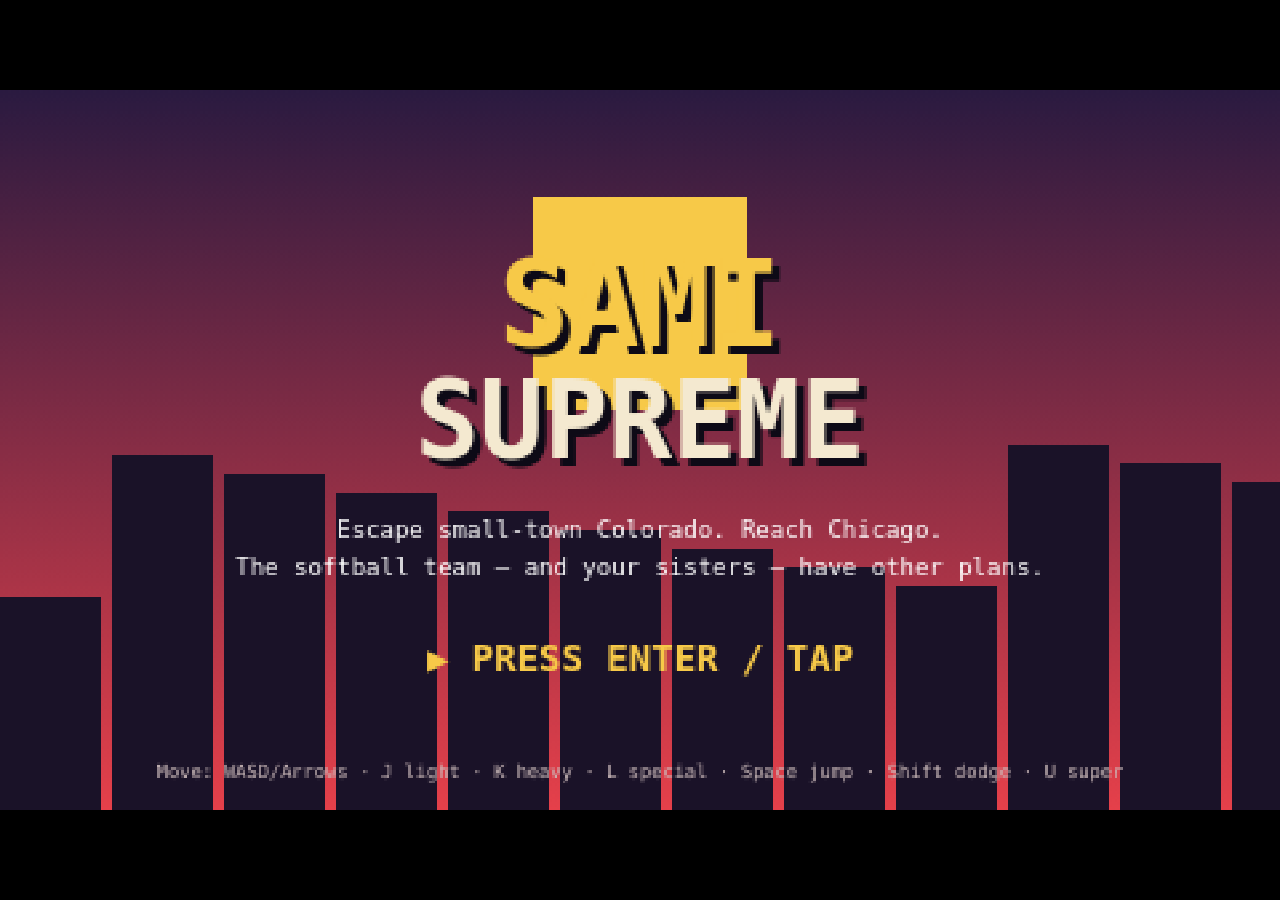
<file: sami-supreme.html>
<!DOCTYPE html>
<html lang="en">
<head>
<meta charset="UTF-8">
<meta name="viewport" content="width=device-width, initial-scale=1.0, maximum-scale=1.0, user-scalable=no, viewport-fit=cover">
<meta name="apple-mobile-web-app-capable" content="yes">
<title>SAMI SUPREME</title>
<style>
  /* ============================================================
     SAMI SUPREME — a lost 16-bit gem
     Self-contained. No external assets. Everything procedural.
     ============================================================ */
  :root{
    --ink:#1a1228; --cream:#f4e9d0; --red:#e5404a; --gold:#f7c948;
    --blue:#3a6ea5; --green:#5fae54; --pink:#e08bb0; --shadow:#0d0a16;
  }
  *{margin:0;padding:0;box-sizing:border-box;-webkit-tap-highlight-color:transparent;
     -webkit-user-select:none;user-select:none;touch-action:none;}
  html,body{width:100%;height:100%;overflow:hidden;background:#000;
     font-family:'Courier New',monospace;color:var(--cream);}
  #wrap{position:fixed;inset:0;display:flex;align-items:center;justify-content:center;background:#000;}
  canvas{image-rendering:pixelated;image-rendering:crisp-edges;display:block;
     background:#000;touch-action:none;}
  /* On-screen touch controls */
  #touch{position:fixed;inset:0;pointer-events:none;z-index:20;display:none;}
  .pad{position:absolute;pointer-events:auto;}
  #stick{left:3%;bottom:5%;width:38vmin;height:38vmin;max-width:200px;max-height:200px;
     border-radius:50%;background:rgba(244,233,208,.10);border:3px solid rgba(244,233,208,.30);}
  #knob{position:absolute;left:50%;top:50%;width:42%;height:42%;border-radius:50%;
     transform:translate(-50%,-50%);background:rgba(247,201,72,.55);border:2px solid rgba(244,233,208,.7);}
  #btns{right:2%;bottom:4%;width:46vmin;height:46vmin;max-width:260px;max-height:260px;}
  .btn{position:absolute;width:14.5vmin;height:14.5vmin;max-width:84px;max-height:84px;
     border-radius:50%;display:flex;align-items:center;justify-content:center;
     font-weight:bold;font-size:3.6vmin;color:var(--ink);border:3px solid rgba(13,10,22,.5);
     box-shadow:0 3px 0 rgba(0,0,0,.4);pointer-events:auto;}
  .btn:active{transform:translateY(2px);box-shadow:0 1px 0 rgba(0,0,0,.4);}
  #bA{right:0;bottom:14vmin;background:var(--red);}        /* light */
  #bB{right:15vmin;bottom:3vmin;background:var(--gold);}   /* heavy */
  #bJ{right:15vmin;bottom:18vmin;background:var(--green);} /* jump */
  #bX{right:0;bottom:29vmin;background:var(--blue);color:var(--cream);} /* special */
  #bD{right:30vmin;bottom:8vmin;background:var(--pink);width:12vmin;height:12vmin;font-size:2.8vmin;} /* dodge */
  #bS{right:30vmin;bottom:22vmin;background:#b07acc;width:12vmin;height:12vmin;font-size:2.6vmin;color:var(--cream);} /* super */
  /* HTML overlay menu buttons (used on title/dialogue/ending for crisp text + a11y) */
  #ui{position:fixed;inset:0;z-index:30;pointer-events:none;}
  .screen{position:absolute;inset:0;display:none;flex-direction:column;align-items:center;
     justify-content:center;pointer-events:auto;padding:4vmin;text-align:center;}
  .screen.on{display:flex;}
  .choice{pointer-events:auto;background:var(--ink);color:var(--cream);border:3px solid var(--gold);
     padding:14px 18px;margin:6px;font-family:'Courier New',monospace;font-size:clamp(13px,3.4vmin,20px);
     font-weight:bold;cursor:pointer;min-width:240px;max-width:90vw;box-shadow:4px 4px 0 var(--shadow);
     letter-spacing:.5px;}
  .choice:active{transform:translate(2px,2px);box-shadow:2px 2px 0 var(--shadow);}
  .choice.fight{border-color:var(--red);}
  .choice.talk{border-color:var(--green);}
  #pauseBtn{position:fixed;top:10px;left:50%;transform:translateX(-50%);z-index:25;display:none;
     pointer-events:auto;background:rgba(13,10,22,.72);color:var(--gold);border:2px solid var(--gold);
     width:38px;height:30px;border-radius:6px;font-size:13px;font-weight:bold;letter-spacing:1px;
     align-items:center;justify-content:center;cursor:pointer;}
  #rotateHint{position:fixed;inset:0;z-index:50;background:#000;color:var(--gold);display:none;
     align-items:center;justify-content:center;text-align:center;font-size:5vmin;padding:8vmin;}
</style>
</head>
<body>
<div id="wrap"><canvas id="cv"></canvas></div>

<!-- Touch controls -->
<div id="touch">
  <div id="stick" class="pad"><div id="knob"></div></div>
  <div id="btns" class="pad">
    <div id="bD" class="btn">DODGE</div>
    <div id="bX" class="btn">SPEC</div>
    <div id="bS" class="btn">SUPER</div>
    <div id="bJ" class="btn">JUMP</div>
    <div id="bB" class="btn">HEAVY</div>
    <div id="bA" class="btn">PUNCH</div>
  </div>
</div>

<!-- DOM screens for menus/dialogue (rendered over canvas) -->
<div id="ui">
  <div id="scrTitle" class="screen"></div>
  <div id="scrIntro" class="screen"></div>
  <div id="scrDialogue" class="screen"></div>
  <div id="scrEnding" class="screen"></div>
  <div id="scrPause" class="screen"></div>
</div>

<div id="pauseBtn">❚❚</div>
<div id="rotateHint">↻ Rotate your phone, or just keep playing in portrait — both work!</div>

<script>
/* ================================================================
   ╔══════════════════════════════════════════════════════════╗
   ║  SAMI SUPREME — single-file 16-bit brawler                 ║
   ║                                                            ║
   ║  >>> EDIT POINTS (search these tags) <<<                   ║
   ║    [EDIT:DIALOGUE]  — all talk/fight script + boss lines   ║
   ║    [EDIT:ENEMIES]   — enemy & boss stats / attack tuning   ║
   ║    [EDIT:SPECIALS]  — special-move + super tuning          ║
   ║    [EDIT:ENDINGS]   — ending text variants                 ║
   ╚══════════════════════════════════════════════════════════╝
   ================================================================ */

/* ---------- internal resolution (16:9, SNES-ish) ---------- */
const VW = 480, VH = 270;
const cv = document.getElementById('cv');
const ctx = cv.getContext('2d');
ctx.imageSmoothingEnabled = false;

/* =====================================================================
   [EDIT:ENEMIES]  Enemy & boss stats.
   hp        : health
   speed     : walk speed (px/frame)
   dmgLight  : contact/attack damage
   reach     : attack range (px)
   atkCd     : frames between attacks (lower = more aggressive)
   w,h       : hitbox size
   color     : sprite palette base
   ===================================================================== */
const ENEMY_STATS = {
  // ---- minor mooks ----
  scrub:    { name:"Softball Scrub",  hp:34,  speed:0.9, dmg:5,  reach:34, atkCd:80,  w:30,h:54, color:'#c46', tier:'minor', kit:'scrub' },
  cone:     { name:"Road Cone Goon",  hp:26,  speed:1.3, dmg:4,  reach:30, atkCd:70,  w:26,h:50, color:'#e87', tier:'minor', kit:'cone' },
  fan:      { name:"Bleacher Fan",    hp:42,  speed:0.7, dmg:6,  reach:36, atkCd:95,  w:32,h:56, color:'#7a6', tier:'minor', kit:'fan' },
  // ---- bosses ----
  catcher:  { name:"The Catcher",   realName:"Buck 'Mitts' Delgado",  hp:120, speed:0.8, dmg:9,  reach:42, atkCd:78,  w:40,h:62, color:'#5b8', tier:'boss', special:'pounce', kit:'catcher' },
  pitcher:  { name:"The Pitcher",   realName:"Hank 'The Arm' Boyle",  hp:140, speed:1.0, dmg:10, reach:46, atkCd:70,  w:36,h:64, color:'#48a', tier:'boss', special:'fastball', kit:'pitcher' },
  shortstop:{ name:"The Shortstop", realName:"Rosa 'Pivot' Nakamura", hp:150, speed:1.5, dmg:9,  reach:40, atkCd:58,  w:34,h:60, color:'#da5', tier:'boss', special:'dashtag', kit:'shortstop' },
  outfield: { name:"The Outfielders", realName:"Cal & Earl Tuttle",   hp:170, speed:1.1, dmg:11, reach:44, atkCd:64,  w:38,h:62, color:'#6a4', tier:'boss', special:'flyball', kit:'outfield' },
  coach:    { name:"The Coach",     realName:"Coach Don Pyle",        hp:200, speed:0.7, dmg:13, reach:48, atkCd:84,  w:44,h:66, color:'#963', tier:'boss', special:'whistle', kit:'coach' },
  twinA:    { name:"Sister Dot",    realName:"Dot Vance",             hp:150, speed:1.2, dmg:10, reach:42, atkCd:72,  w:34,h:60, color:'#e6a', tier:'boss', special:'tandem', kit:'twinA' },
  twinB:    { name:"Sister Junie",  realName:"Junie Vance",           hp:150, speed:1.2, dmg:10, reach:42, atkCd:72,  w:34,h:60, color:'#b8e', tier:'boss', special:'tandem', kit:'twinB' },
};

/* =====================================================================
   [EDIT:SPECIALS]  Player move tuning.
   ===================================================================== */
const PLAYER = {
  maxHp: 130,
  walk: 2.1, run: 3.0, jump: 7.4, gravity: 0.42,
  dmgLight: 7, dmgHeavy: 15,
  lightReach: 40, heavyReach: 46,
  comboWindow: 30,             // frames to chain next attack
  dodgeFrames: 20, dodgeSpeed: 5.2, dodgeIFrames: 14,
  blockReduce: 0.25,           // damage taken while blocking (×)
  meterPerHitDealt: 7, meterPerHitTaken: 5, meterMax: 100,
};
const SPECIALS = {
  // cost = super meter spent; dmg, etc.
  slam:    { name:"SUPREME SLAM",      cost:35, dmg:26, reach:54, knock:7,  label:"X" },
  kickflip:{ name:"COLORADO KICKFLIP", cost:35, dmg:22, reach:60, knock:5,  label:"X+→" },
  // SUPER (full meter screen-clear)
  superMove:{ name:"SAMI SUPREME!!",   cost:100, dmg:55, label:"SUPER" },
};

/* =====================================================================
   [EDIT:DIALOGUE]  Every boss intro, talk branch, and reason.
   Each stage's "talk" is a tiny tree. Pick the de-escalating /
   empathetic / absurdity-calling option to make them stand down.
   correct: index of the line that resolves peacefully.
   ===================================================================== */
const STAGES = [
  {
    id:'catcher', title:"STAGE 1 — Garden of the Gods",
    sub:"Red Rock Sandlot · Colorado Springs", minor:['scrub','cone'], boss:'catcher',
    intro:"BUCK 'MITTS' DELGADO — THE CATCHER — plants himself among the red sandstone spires, fully padded.\n\"You can't leave, Sami. Who's gonna catch for me?\"",
    reason:"He genuinely cannot pitch to no one. Existential.",
    talk:{ q:`Buck won't budge from the trail, glove up. What do you lead with?`, a:[
        {t:`"Buck... what's this really about?"`, r:`He deflates a little. "...I caught every game in this town for twenty years. If you go — who do I crouch down for?"`,
         to:{ q:`He's not angry. He's scared. Where do you take it?`, a:[
           {t:`"You're not 'the catcher.' You're Buck. That doesn't leave when I do."`, ok:true,
            r:`He pulls the mask off, eyes shining. "...Huh. Nobody ever told me the position wasn't the person." He swings the gate open.`},
           {t:`"They make pitch-back nets, man. Twenty bucks at the sporting-goods store."`, ok:true,
            r:`"...A NET." He laughs — the kind that's mostly relief. "All this, and the answer was twenty bucks." He steps aside.`},
           {t:`"Honestly? Crouch for someone else. Not my problem."`, fight:true,
            r:`The warmth drains out of his face. "...Wow." Mask down. FIGHT.`},
         ]}},
        {t:`"Move it, Mitts, I've got a bus to catch."`, fight:true,
         r:`"You do NOT get to nickname me and then leave." FIGHT.`},
        {t:`"I was always more of a designated hitter anyway."`, fight:true,
         r:`"BLASPHEMY. In MY dugout." FIGHT.`},
      ]},
  },
  {
    id:'pitcher', title:"STAGE 2 — Royal Gorge Bridge",
    sub:"1,000 ft over the Arkansas River", minor:['cone','scrub','fan'], boss:'pitcher',
    intro:"HANK 'THE ARM' BOYLE — THE PITCHER — winds up at the mouth of the Royal Gorge Bridge.\n\"Leaving means I never get my no-hitter back.\"",
    reason:"Blames Sami's old error in '09 for ending the streak.",
    talk:{ q:`Hank winds up at the lip of the gorge, glaring. Your move.`, a:[
        {t:`"Just say it, Hank. What did I do?"`, r:`"Bottom of the ninth, two-thousand-nine. You booted a routine grounder. My no-hitter — gone. Sixteen years and I still see it."`,
         to:{ q:`Sixteen years he's carried this. How do you set it down?`, a:[
           {t:`"I've replayed that grounder every day too, Hank. We both lost something that night."`, ok:true,
            r:`The ball lowers. "...You think about it too?" Something un-knots in his shoulders. "Maybe it wasn't only mine to carry." He sits on the curb.`},
           {t:`"It was one ground ball, in a beer-league game, in 2009."`, ok:true,
            r:`He opens his mouth to argue and... can't. "...When you put it like that." He pockets the ball, embarrassed and lighter.`},
           {t:`"Your curveball hung all night. Don't pin it on me."`, fight:true,
            r:`His eye twitches. "HUNG?!" FIGHT.`},
         ]}},
        {t:`"Throw it, then. I dare you."`, fight:true, r:`"DON'T MIND IF I DO." FIGHT.`},
        {t:`"You peaked at eighteen, Hank."`, fight:true, r:`That one lands square. FIGHT.`},
      ]},
  },
  {
    id:'shortstop', title:"STAGE 3 — Red Rocks Amphitheatre",
    sub:"Row 1, center stage · Morrison", minor:['fan','scrub','cone'], boss:'shortstop',
    intro:"ROSA 'PIVOT' NAKAMURA — THE SHORTSTOP — vaults down the Red Rocks stage steps.\n\"If you go, who covers second on the double play?\"",
    reason:"Obsessed with one perfect turn that never happened.",
    talk:{ q:`Rosa vaults the stage rail and blocks the steps. Talk fast.`, a:[
        {t:`"You okay, Rosa? Because this isn't really about second base."`, r:`"...We never turned it. The perfect one. You-to-me-to-first, clean as glass. Then one spring you just... stopped showing up."`,
         to:{ q:`It isn't the play she misses. What do you give her?`, a:[
           {t:`"You were the best infielder this town ever had. You don't need the play to prove it."`, ok:true,
            r:`She lowers the glove. "...I think I needed somebody to have SEEN it. And you did." She nods you toward the door.`},
           {t:`"Come out to Chicago. We'll find a beer league and turn ten of them."`, ok:true,
            r:`A real smile cracks through. "...Yeah?" "Yeah." "...Okay. Go — before I make you pinky-swear on it."`},
           {t:`"A double play takes two people, Rosa. You'll manage on your own."`, fight:true,
            r:`Exactly the wrong words. "On my OWN—" FIGHT.`},
         ]}},
        {t:`"Range was never your problem. Range OUT of my way."`, fight:true, r:`"Oh, it's RANGE you want—" FIGHT.`},
        {t:`"Second base is overrated."`, fight:true, r:`The whole amphitheatre gasps. FIGHT.`},
      ]},
  },
  {
    id:'outfield', title:"STAGE 4 — Great Sand Dunes",
    sub:"The deepest field in Colorado", minor:['scrub','fan','cone','scrub'], boss:'outfield',
    intro:"CAL & EARL TUTTLE — THE OUTFIELDERS — rise from the dunes, gloves up.\n\"Nothing gets past us. Nothing LEAVES past us.\"",
    reason:"They've guarded this 'deep field' so long they forgot why.",
    talk:{ q:`Cal and Earl rise from the dunes, gloves up, blocking the way. How do you hail them?`, a:[
        {t:`"Fellas — how long have you two been out here, exactly?"`, r:`They glance at each other. "...What inning is it, Earl?" "Couldn't tell ya, Cal. Sun's come up twice."`,
         to:{ q:`They genuinely don't know the game ended. Break it gently?`, a:[
           {t:`"The game ended a long, long time ago. You can come in now. It's okay."`, ok:true,
            r:`A long pause. "...Game's over?" "We can go home?" The gloves drop. The corn parts like a stage curtain.`},
           {t:`"There's no fly ball coming. No batter. It's just sand out here, guys."`, ok:true,
            r:`"...Just sand." "Huh." "...I could really go for a sandwich, Cal." They amble off toward lunch at last.`},
           {t:`"I'm a deep fly ball and I am GONE!"`, fight:true, r:`"WE'VE GOT IT! WE'VE GOT IT!" FIGHT.`},
         ]}},
        {t:`"Cut-off man's wide open, you ball-hawks."`, fight:true, r:`They take it personally. FIGHT.`},
        {t:`"You two were always bench players anyway."`, fight:true, r:`"BENCH?!" (in stereo) FIGHT.`},
      ]},
  },
  {
    id:'coach', title:"STAGE 5 — Denver Union Station",
    sub:"Last train out of the Mile High City", minor:['fan','scrub','fan','cone'], boss:'coach',
    intro:"COACH DON PYLE — THE COACH — stands under the great Union Station clock, clipboard in hand.\n\"I made you, Sami. You don't get to walk off MY roster.\"",
    reason:"Can't admit a player outgrew the team — and the town.",
    talk:{ q:`Coach Pyle stands under the great clock, clipboard held like a shield. What do you give him?`, a:[
        {t:`"Coach. Look at me. Why are you really standing out here?"`, r:`The clipboard wavers. "...Forty years I built ballplayers in this town. And every good one... leaves. I just wanted ONE of you to stay."`,
         to:{ q:`This is the realest anyone's been all trip. Answer him true.`, a:[
           {t:`"You didn't build us to keep us, Coach. You built us to send somewhere. You did your job — perfectly."`, ok:true,
            r:`His jaw works. He sets the clipboard down — actually down. "...Run it out, kid. All ninety feet. Don't you DARE jog." He waves you through.`},
           {t:`"Then come to a game in Chicago. Front row. I'll leave a ticket at will-call every time."`, ok:true,
            r:`"...A ticket." The toughest man in three counties studies his shoes. "...I'd like that. Now go, before I bench you out of spite."`},
           {t:`"That's not my problem to fix, Coach."`, fight:true, r:`The clipboard hits the pavement. "Then we do this the dugout way." FIGHT.`},
         ]}},
        {t:`"You benched me my whole life. We're done."`, fight:true, r:`"Then we settle it the dugout way." FIGHT.`},
        {t:`"Your lineup card was always trash."`, fight:true, r:`The whistle SHRIEKS. FIGHT.`},
      ]},
  },
  {
    id:'twins', title:"STAGE 6 — Maroon Bells",
    sub:"The Twin Peaks · Maroon Lake", minor:[], boss:'twins',
    intro:"On the shore of Maroon Lake, beneath the twin peaks, wait DOT and JUNIE VANCE — the twins.\nYour sisters. They are not padded up like the others.\n\"You really packed a bag,\" Dot says.\n\"You weren't even gonna say goodbye,\" says Junie.",
    reason:"They can't accept being the ones left behind.",
    // Twin talk tree is gated/extended by peaceProgress at runtime (see startTwinDialogue).
    talk:null,
  },
];

/* [EDIT:DIALOGUE]  Opening story — Sami's escape plan (shown after the title). */
const INTRO_TEXT =
"SAMI VANCE has lived in Bell Hollow, Colorado her whole life.\n"+
"Population 1,140. One diner. One stoplight. One softball team.\n\n"+
"THE PLAN: slip out before Saturday's game. Drive east across the whole\n"+
"state — the red rocks, the gorge, the dunes, Denver — and don't stop,\n"+
"not once, until the Chicago skyline comes up over the lake.\n\n"+
"In the duffel: two shirts, $312, and a one-way ticket bought in cash\n"+
"so nobody would see it on the books.\n\n"+
"The catch: in a town this small, EVERYONE already knows. The whole\n"+
"team has lined up clear across Colorado to stop her.\n\n"+
"And waiting at the very last stop — Maroon Bells, where the twin peaks\n"+
"meet the water — are her own twin sisters, Dot and Junie.";

/* =====================================================================
   [EDIT:ENDINGS]  Ending text varies by record. {peace} fills in count.
   ===================================================================== */
const ENDINGS = {
  // chosen by peaceProgress (0..5 possible before twins) + twin resolution
  warm: {
    title:"CHICAGO.",
    body:[
      "Sami crosses the Colorado line with Chicago waiting somewhere east,",
      "and Dot and Junie are still back at the lake — but they're waving now,",
      "not blocking. The bag feels lighter. The phone will ring on Sundays.",
      "",
      "You talked down {peace} of the people who tried to stop you.",
      "You reached your sisters instead of beating them.",
      "",
      "A fresh start. And a family you didn't have to lose to get it.",
    ],
  },
  cold: {
    title:"CHICAGO.",
    body:[
      "Sami crosses the Colorado line. The Chicago skyline waits, exactly as imagined.",
      "Behind, the road is quiet. Dot and Junie don't wave.",
      "",
      "You fought your way out. Every single one of them. Including them.",
      "Peaceful talk-downs: {peace}.",
      "",
      "A fresh start — bought with bruises, and a silence on Sundays",
      "that you'll get used to. Probably.",
    ],
  },
  mixed: {
    title:"CHICAGO.",
    body:[
      "Sami crosses the line out of Colorado, Chicago-bound. New air, new everything.",
      "You talked your way past {peace} of them and threw hands with the rest.",
      "",
      "Dot and Junie watch you go. It's not a wave. It's not nothing, either.",
      "",
      "A fresh start. The hard part — the part that wasn't a fight —",
      "is the part you'll keep thinking about on the train.",
    ],
  },
};

/* ================================================================
   ENGINE
   ================================================================ */
const GS = { TITLE:'title', INTRO:'intro', MAP:'map', DIALOGUE:'dialogue', COMBAT:'combat', ENDING:'ending' };
let state = GS.TITLE;
let stageIdx = 0;
let peaceProgress = 0;
let fightCount = 0;
let twinResolution = 'cold'; // 'warm' if reached peacefully

/* input */
const keys = {};
const input = { left:0, right:0, up:0, down:0, light:0, heavy:0, jump:0, special:0, dodge:0, super:0,
                _light:0,_heavy:0,_jump:0,_special:0,_dodge:0,_super:0 }; // _x = edge (just pressed)
function setBtn(name,v){
  if(v && !input[name]) input['_'+name]=1;
  input[name]=v?1:0;
}
const KEYMAP = {
  ArrowLeft:'left', a:'left', ArrowRight:'right', d:'right',
  ArrowUp:'up', w:'up', ArrowDown:'down', s:'down',
  j:'light', k:'heavy', l:'special', ' ':'jump',
  Shift:'dodge', u:'super',
};
addEventListener('keydown', e=>{
  const m = KEYMAP[e.key] || KEYMAP[e.key.toLowerCase?.()];
  if(m){ setBtn(m,1); e.preventDefault(); }
  if(state===GS.TITLE && (e.key==='Enter'||e.key===' ')) startGame();
  if(e.key==='Escape' || e.key==='p' || e.key==='P'){ togglePause(); }
});
addEventListener('keyup', e=>{
  const m = KEYMAP[e.key] || KEYMAP[e.key.toLowerCase?.()];
  if(m){ setBtn(m,0); e.preventDefault(); }
});

/* touch buttons */
function bindBtn(id,name){
  const el=document.getElementById(id);
  const dn=e=>{e.preventDefault();setBtn(name,1);};
  const up=e=>{e.preventDefault();setBtn(name,0);};
  el.addEventListener('touchstart',dn,{passive:false});
  el.addEventListener('touchend',up,{passive:false});
  el.addEventListener('touchcancel',up,{passive:false});
  el.addEventListener('mousedown',dn); el.addEventListener('mouseup',up);
  el.addEventListener('mouseleave',up);
}
bindBtn('bA','light'); bindBtn('bB','heavy'); bindBtn('bJ','jump');
bindBtn('bX','special'); bindBtn('bD','dodge'); bindBtn('bS','super');
/* pause button */
(function(){ const pb=document.getElementById('pauseBtn');
  const f=e=>{ e.preventDefault(); togglePause(); };
  pb.addEventListener('touchstart',f,{passive:false}); pb.addEventListener('click',f); })();

/* touch stick */
(function(){
  const stick=document.getElementById('stick'), knob=document.getElementById('knob');
  let id=null,cx=0,cy=0,R=1;
  function start(e){
    const t=e.changedTouches?e.changedTouches[0]:e;
    const r=stick.getBoundingClientRect();
    cx=r.left+r.width/2; cy=r.top+r.height/2; R=r.width/2; id=t.identifier??'m';
    move(e);
  }
  function move(e){
    let t;
    if(e.changedTouches){ for(const c of e.changedTouches){ if(c.identifier===id){t=c;break;} } if(!t)return; }
    else t=e;
    let dx=t.clientX-cx, dy=t.clientY-cy;
    const dist=Math.hypot(dx,dy)||1, max=R;
    if(dist>max){ dx*=max/dist; dy*=max/dist; }
    knob.style.transform=`translate(calc(-50% + ${dx}px),calc(-50% + ${dy}px))`;
    const nx=dx/max, ny=dy/max, dead=0.28;
    setBtn('left', nx<-dead); setBtn('right', nx>dead);
    setBtn('up', ny<-dead);   setBtn('down', ny>dead);
  }
  function end(e){
    if(e.changedTouches){ let hit=false; for(const c of e.changedTouches){ if(c.identifier===id)hit=true; } if(!hit)return; }
    id=null; knob.style.transform='translate(-50%,-50%)';
    setBtn('left',0);setBtn('right',0);setBtn('up',0);setBtn('down',0);
  }
  stick.addEventListener('touchstart',e=>{e.preventDefault();start(e);},{passive:false});
  stick.addEventListener('touchmove',e=>{e.preventDefault();move(e);},{passive:false});
  stick.addEventListener('touchend',e=>{e.preventDefault();end(e);},{passive:false});
  stick.addEventListener('touchcancel',e=>{e.preventDefault();end(e);},{passive:false});
})();

/* detect touch device → show touch controls */
const isTouch = ('ontouchstart' in window) || navigator.maxTouchPoints>0;
function showTouch(on){ document.getElementById('touch').style.display = (on&&isTouch)?'block':'none'; }

/* ---------- responsive canvas ---------- */
function resize(){
  const W=innerWidth, H=innerHeight;
  const scale=Math.min(W/VW, H/VH);
  cv.width=VW; cv.height=VH;
  cv.style.width=(VW*scale)+'px';
  cv.style.height=(VH*scale)+'px';
  ctx.imageSmoothingEnabled=false;
}
addEventListener('resize',resize); resize();

/* ================================================================
   FX helpers
   ================================================================ */
let shake=0, hitstop=0, flash=0, flashColor='#fff';
function addShake(n){ shake=Math.max(shake,n); }
function doHitstop(n){ hitstop=Math.max(hitstop,n); }
function screenFlash(n,c){ flash=n; flashColor=c||'#fff'; }

/* floating text (damage / combo) */
let floaters=[];
function floatText(x,y,txt,color){ floaters.push({x,y,txt,color:color||'#fff',life:40}); }

/* ================================================================
   ENTITIES
   ================================================================ */
function makeFighter(x, stats, isPlayer){
  return {
    x, y:0, vx:0, vy:0, w:stats.w, h:stats.h,
    hp:stats.hp, maxHp:stats.hp, stats, isPlayer:!!isPlayer,
    face:isPlayer?1:-1, onGround:true,
    state:'idle', stateT:0, attackT:0, attackType:null, hasHit:false,
    hurtT:0, blockT:0, dodgeT:0, iframes:0, atkCdT:0,
    combo:0, comboT:0, meter:0, dead:false, deadT:0,
    flashT:0, anim:0, specialT:0, telegraphT:0, intent:null,
    platform:null, dropT:0,
  };
}
const GROUND = VH-26;
let gTick=0;
/* ---- platforms (also rendered as themed scenery) ---- */
let platforms=[];
const STAGE_PLATFORMS = {
  // Garden of the Gods — red-rock ledges you climb (0.40 stack = a two-step boost)
  catcher:[ {fx:0.22,dy:38,w:62,type:'ledge'}, {fx:0.40,dy:60,w:56,type:'ledge'}, {fx:0.41,dy:84,w:40,type:'ledge'},
            {fx:0.63,dy:42,w:64,type:'ledge'}, {fx:0.81,dy:64,w:50,type:'ledge'} ],
  // Royal Gorge — bridge girders at staggered heights
  pitcher:[ {fx:0.22,dy:40,w:72,type:'girder'}, {fx:0.44,dy:62,w:84,type:'girder'}, {fx:0.45,dy:86,w:46,type:'girder'},
            {fx:0.67,dy:44,w:72,type:'girder'}, {fx:0.84,dy:66,w:52,type:'girder'} ],
  // Red Rocks — a staircase of seating tiers + the stage
  shortstop:[ {fx:0.16,dy:36,w:110,type:'tier'}, {fx:0.33,dy:56,w:110,type:'tier'}, {fx:0.50,dy:76,w:110,type:'tier'},
              {fx:0.78,dy:44,w:58,type:'stage'} ],
  // Great Sand Dunes — rolling dune mounds at alternating heights
  outfield:[ {fx:0.20,dy:38,w:84,type:'dune'}, {fx:0.39,dy:60,w:84,type:'dune'}, {fx:0.58,dy:38,w:84,type:'dune'},
             {fx:0.76,dy:62,w:72,type:'dune'} ],
  // Denver Union Station — baggage carts, platform canopy, rooftop
  coach:[ {fx:0.22,dy:40,w:60,type:'cart'}, {fx:0.43,dy:60,w:92,type:'canopy'}, {fx:0.44,dy:84,w:52,type:'roof'},
          {fx:0.66,dy:42,w:60,type:'cart'}, {fx:0.83,dy:64,w:72,type:'canopy'} ],
  // Maroon Bells — boulders, a fallen aspen log, a granite ledge
  twins:[ {fx:0.22,dy:38,w:58,type:'boulder'}, {fx:0.43,dy:58,w:76,type:'ledge'}, {fx:0.44,dy:82,w:46,type:'boulder'},
          {fx:0.66,dy:40,w:72,type:'log'}, {fx:0.83,dy:62,w:52,type:'boulder'} ],
};
function buildPlatforms(){
  const st=STAGES[stageIdx]; const defs=STAGE_PLATFORMS[st.boss]||[];
  platforms = defs.map(d=>({ x:clamp(d.fx*stageW, 40, stageW-40-d.w), y:GROUND-d.dy, w:d.w, type:d.type }));
}
let player=null, enemies=[], camX=0, stageW=VW*2.4;
let goGate=false, goBlink=0;
let resolving=false; // guards one-shot transitions (boss defeat / player down)
let bannerText='', bannerT=0;
let comboTextT=0, comboTextVal=0;

/* ================================================================
   COMBAT LOOP
   ================================================================ */
function startCombat(){
  state=GS.COMBAT;
  hideAllScreens(); showTouch(true);
  camX=0; goGate=false; resolving=false; floaters=[];
  player = makeFighter(60, {w:32,h:60,hp:PLAYER.maxHp}, true);
  player.maxHp=PLAYER.maxHp; player.hp=PLAYER.maxHp;
  player.y=GROUND;
  buildEncounter();
}
let encounterMode='minor'; // 'minor' or 'boss'
let pendingBoss=null;

function buildEncounter(){
  const st=STAGES[stageIdx];
  enemies=[]; resolving=false;
  if(encounterMode==='minor'){
    const list=st.minor;
    stageW=VW*2.2;
    list.forEach((type,i)=>{
      const e=makeFighter(VW*0.9 + i*120 + Math.random()*40, ENEMY_STATS[type]);
      e.y=GROUND; enemies.push(e);
    });
    banner(st.title.toUpperCase());
  } else {
    // boss
    stageW=VW*1.3; camX=0;
    if(st.boss==='twins'){
      const a=makeFighter(VW*0.78, ENEMY_STATS.twinA); a.y=GROUND;
      const b=makeFighter(VW*0.95, ENEMY_STATS.twinB); b.y=GROUND;
      a.partner=b; b.partner=a; enemies.push(a,b);
      banner("DOT & JUNIE");
    } else {
      const e=makeFighter(VW*0.82, ENEMY_STATS[st.boss]); e.y=GROUND;
      enemies.push(e);
      banner(ENEMY_STATS[st.boss].name.toUpperCase());
    }
  }
  buildPlatforms();
}
function banner(t){ bannerText=t; bannerT=110; }

/* physics + AI per frame */
function updateCombat(){
  if(hitstop>0){ hitstop--; return; }

  // ---- player ----
  updatePlayer();

  // ---- enemies ----
  let alive=0;
  enemies.forEach(e=>{ if(!e.dead) alive++; updateEnemy(e); });

  // camera follows player
  const target = clamp(player.x - VW*0.42, 0, stageW-VW);
  camX += (target-camX)*0.12;

  // GO gate when minor wave cleared
  if(encounterMode==='minor' && alive===0 && !goGate){ goGate=true; }
  if(goGate){
    goBlink++;
    // walking to right edge advances
    if(player.x > stageW-50){
      goGate=false;
      // proceed to boss dialogue
      startBossDialogue();
    }
  }

  // boss cleared?
  if(encounterMode==='boss' && alive===0 && !resolving){
    resolving=true; bossDefeated();
  }

  // timers
  if(shake>0) shake-=1;
  if(flash>0) flash-=0.08;
  floaters.forEach(f=>{ f.y-=0.6; f.life--; });
  floaters=floaters.filter(f=>f.life>0);
  if(bannerT>0) bannerT--;
  if(comboTextT>0) comboTextT--;
}

function updatePlayer(){
  const p=player; p.anim++;
  if(p.dead) return;
  const sp=p.stats;
  // timers
  if(p.atkCdT>0)p.atkCdT--;
  if(p.hurtT>0)p.hurtT--;
  if(p.iframes>0)p.iframes--;
  if(p.comboT>0)p.comboT--; else p.combo=0;
  if(p.flashT>0)p.flashT--;

  const busy = p.state==='attack'||p.state==='special'||p.state==='super'||p.state==='dodge'||p.hurtT>5;

  // dodge
  if(input._dodge && p.onGround && p.state!=='dodge' && p.dodgeT<=0){
    p.state='dodge'; p.dodgeT=PLAYER.dodgeFrames; p.iframes=PLAYER.dodgeIFrames;
    p.vx = p.face*PLAYER.dodgeSpeed;
  }
  // block (hold down+back? simpler: hold 'down' or no input while pressing nothing). Use: holding away+nothing.
  p.blocking = (input.down && p.onGround && !busy);

  // movement
  if(p.state!=='dodge' && p.state!=='attack' && p.state!=='special' && p.state!=='super'){
    let mv=0;
    if(input.left) mv-=1;
    if(input.right) mv+=1;
    if(mv!==0 && !p.blocking){
      p.face=mv;
      p.vx = mv*(input.down?PLAYER.walk*0.6:PLAYER.walk);
      if(p.onGround && p.state!=='special') p.state='walk';
    } else {
      p.vx*=0.6;
      if(p.onGround && Math.abs(p.vx)<0.3 && p.state!=='special') p.state= p.blocking?'block':'idle';
    }
  }
  // jump
  if(input._jump && p.onGround && input.down && p.platform){      // drop THROUGH a platform
    p.platform=null; p.onGround=false; p.dropT=12; p.y+=2;
  } else if(input._jump && p.onGround && !p.blocking){             // normal jump
    p.vy=-PLAYER.jump; p.onGround=false; p.state='jump'; p.platform=null;
  }

  // attacks
  if(p.atkCdT<=0 && !p.blocking && p.state!=='dodge'){
    if(input._light){ startAttack(p,'light'); }
    else if(input._heavy){ startAttack(p,'heavy'); }
    else if(input._special && p.meter>=SPECIALS.slam.cost){ startSpecial(p); }
    else if(input._super && p.meter>=PLAYER.meterMax){ startSuper(p); }
  }

  // dodge resolve
  if(p.state==='dodge'){ p.dodgeT--; if(p.dodgeT<=0){ p.state='idle'; p.vx*=0.3; } }

  // attack resolve
  if(p.state==='attack'||p.state==='special'||p.state==='super'){
    p.attackT--;
    resolvePlayerHit(p);
    if(p.attackT<=0){ p.state='idle'; p.hasHit=false; p.attackType=null; }
  }

  applyPhysics(p);
  clearEdges();
}

function startAttack(p,type){
  // combo chain
  if(p.comboT>0) p.combo++; else p.combo=1;
  p.comboT=PLAYER.comboWindow;
  p.state='attack'; p.attackType=type; p.hasHit=false;
  p.attackT = type==='light'?16:24;
  p.atkCdT = type==='light'?14:26;
  if(input.right||input.left){} // face already set
}
function startSpecial(p){
  // choose based on direction held: forward = kickflip, else slam
  const mv = (input.left||input.right);
  p.special = (input.left||input.right) ? 'kickflip' : 'slam';
  const s=SPECIALS[p.special];
  p.meter=Math.max(0,p.meter-s.cost);
  p.state='special'; p.attackType=p.special; p.hasHit=false; p.attackT=30; p.atkCdT=30;
  screenFlash(0.4,'#9cf');
  floatText(p.x, p.y-p.h-6, s.name, '#9cf');
}
function startSuper(p){
  p.meter=0; p.state='super'; p.attackType='super'; p.hasHit=false; p.attackT=70; p.atkCdT=70;
  screenFlash(1.0,'#fff'); addShake(10);
  floatText(p.x, p.y-p.h-10, SPECIALS.superMove.name, '#ff5');
}

function resolvePlayerHit(p){
  let reach, dmg, knock=4, isSuper=false, isSpecial=false;
  if(p.attackType==='light'){ reach=PLAYER.lightReach; dmg=PLAYER.dmgLight; if(p.attackT>11)return; }
  else if(p.attackType==='heavy'){ reach=PLAYER.heavyReach; dmg=PLAYER.dmgHeavy; knock=6; if(p.attackT>16)return; }
  else if(p.attackType==='slam'||p.attackType==='kickflip'){
    const s=SPECIALS[p.attackType]; reach=s.reach; dmg=s.dmg; knock=s.knock; isSpecial=true; if(p.attackT>20)return;
  }
  else if(p.attackType==='super'){
    // screen-clear: hits all enemies repeatedly
    isSuper=true; reach=9999; dmg=SPECIALS.superMove.dmg/6; knock=8;
    if(p.attackT%8!==0) return;
  }
  enemies.forEach(e=>{
    if(e.dead) return;
    const dx=(e.x - p.x)*p.face;
    const close = isSuper || (dx>-10 && dx<reach && Math.abs(e.y-p.y)<50);
    if(close && (!p.hasHit || isSuper)){
      hitEnemy(e, dmg, p.face, knock, isSpecial||isSuper);
      if(!isSuper) p.hasHit=true;
      // combo display
      if(!isSuper){ comboTextVal=p.combo; comboTextT= p.combo>1?50:0; }
      p.meter=Math.min(PLAYER.meterMax, p.meter+PLAYER.meterPerHitDealt);
    }
  });
}

function hitEnemy(e,dmg,dir,knock,big){
  if(e.iframes>0) return;
  e.hp-=dmg; e.flashT=8; e.hurtT=18;
  e.vx = dir*knock; e.vy = big?-2.5:-1;
  e.state='hit';
  floatText(e.x, e.y-e.h-4, '-'+Math.round(dmg), big?'#ff5':'#fff');
  addShake(big?6:3); doHitstop(big?6:3); screenFlash(big?0.5:0.18, big?'#ff8':'#fff');
  if(e.hp<=0){ e.hp=0; e.dead=true; e.deadT=0; e.state='ko'; floatText(e.x,e.y-e.h-10,'K.O.','#f55'); }
}

function updateEnemy(e){
  e.anim++;
  if(e.dead){ e.deadT++; e.vy+=PLAYER.gravity; e.y+=e.vy; if(e.y>GROUND)e.y=GROUND; return; }
  if(e.flashT>0)e.flashT--;
  if(e.hurtT>0)e.hurtT--;
  if(e.iframes>0)e.iframes--;
  if(e.atkCdT>0)e.atkCdT--;
  const s=e.stats;
  e.face = (player.x < e.x)?-1:1;

  if(e.hurtT>6){ applyPhysics(e); return; } // staggered

  const dx = player.x - e.x;
  const adist = Math.abs(dx);

  // telegraph + attack
  if(e.telegraphT>0){
    e.telegraphT--; e.vx*=0.7;
    if(e.telegraphT<=0){
      // strike
      if(adist < s.reach+8 && Math.abs(player.y - e.y) < 42 && player.iframes<=0 && !player.dead){
        let dealt = s.dmg;
        if(player.blocking){ dealt*=PLAYER.blockReduce; floatText(player.x,player.y-player.h-4,'BLOCK','#8cf'); addShake(2);}
        else { addShake(4); doHitstop(3); screenFlash(0.2,'#f88'); }
        player.hp-=dealt; player.flashT=8; player.hurtT=player.blocking?6:16;
        player.vx = e.face*(player.blocking?1.5:3.5); player.vy=player.blocking?0:-1.5;
        if(!player.blocking) floatText(player.x,player.y-player.h-4,'-'+Math.round(dealt),'#f66');
        player.meter=Math.min(PLAYER.meterMax,player.meter+PLAYER.meterPerHitTaken);
        if(player.hp<=0){ player.hp=0; playerDown(); }
      }
      e.atkCdT=s.atkCd;
    }
    applyPhysics(e); return;
  }

  // approach
  if(adist > s.reach-4){
    e.vx = (dx>0?1:-1)*s.speed;
    e.state='walk';
  } else {
    e.vx*=0.6;
    e.state='idle';
    if(e.atkCdT<=0){
      e.telegraphT = 16; e.state='wind'; // wind-up tell
    }
  }
  // boss special occasionally
  if(s.tier==='boss' && e.atkCdT<=0 && Math.random()<0.012){
    e.telegraphT=22; e.special=true;
  }

  applyPhysics(e);
}

function applyPhysics(f){
  if(f.isPlayer && f.dropT>0) f.dropT--;
  f.x += f.vx;
  if(!f.onGround || f.vy<0){
    f.vy+=PLAYER.gravity; const prevY=f.y; f.y+=f.vy;
    let landed=false;
    if(f.isPlayer && f.vy>0 && f.dropT<=0){           // one-way platform landing
      for(const p of platforms){
        if(f.x>p.x && f.x<p.x+p.w && prevY<=p.y+5 && f.y>=p.y){
          f.y=p.y; f.vy=0; f.onGround=true; f.platform=p;
          if(f.state==='jump')f.state='idle'; landed=true; break;
        }
      }
    }
    if(!landed){
      if(f.y>=GROUND){ f.y=GROUND; f.vy=0; f.onGround=true; f.platform=null; if(f.isPlayer&&f.state==='jump')f.state='idle'; }
      else f.onGround=false;
    }
  } else if(f.isPlayer && f.platform){                // walked off the edge?
    const p=f.platform;
    if(f.x<=p.x || f.x>=p.x+p.w){ f.onGround=false; f.platform=null; }
    else f.y=p.y;
  }
  f.x = clamp(f.x, 16, stageW-16);
}
function clearEdges(){ input._light=input._heavy=input._jump=input._special=input._dodge=input._super=0; }

function playerDown(){
  if(resolving) return; resolving=true;
  player.dead=true; player.state='ko';
  setTimeout(()=>{ // retry encounter
    banner("GET UP, SAMI!");
    player.dead=false; player.hp=player.maxHp; player.meter=0; player.x=60; player.state='idle'; player.platform=null; player.dropT=0; player.y=GROUND;
    enemies.forEach(e=>{ /* keep boss hp as-is for challenge? reset for fairness */ });
    buildEncounter();
  }, 1400);
}

function bossDefeated(){
  fightCount++;
  if(STAGES[stageIdx].boss==='twins'){ twinResolution = (twinResolution==='warm')?'warm':'cold'; goEnding(); return; }
  banner("WINNER: SAMI");
  setTimeout(advanceStage, 1200);
}

function startBossDialogue(){
  if(STAGES[stageIdx].boss==='twins'){ startTwinDialogue(); return; }
  state=GS.DIALOGUE; showTouch(false);
  renderDialogue(STAGES[stageIdx]);
}

function advanceStage(){
  stageIdx++;
  if(stageIdx>=STAGES.length){ goEnding(); return; }
  showMap();
}

/* ================================================================
   STAGE FLOW: map → minor combat → boss dialogue → boss combat
   ================================================================ */
function showMap(){
  state=GS.MAP; showTouch(false); hideAllScreens();
  mapT=0; mapHold=150;
}
let mapT=0, mapHold=150;
function updateMap(){
  mapT++;
  if(mapT>mapHold || input._jump || input._light){
    clearEdges();
    encounterMode='minor';
    // stage with no minors (twins) → straight to dialogue
    if(STAGES[stageIdx].minor.length===0){ startBossDialogue(); }
    else startCombat();
  }
}

/* ================================================================
   DIALOGUE (DOM)
   ================================================================ */
const scrDialogue=document.getElementById('scrDialogue');
/* ---- branching dialogue engine (supports nested nodes via opt.to) ---- */
/* [EDIT] Every dialogue border uses ONE color so a choice never telegraphs peace vs fight. */
const DLG_BORDER='#f7c948';
const PORTRAITS={
  sami:{skin:'#f3c89a',bg:'#3a63b0',gear:"<rect x='3' y='2' width='10' height='3' fill='#f2d04a'/><rect x='2' y='4' width='2' height='6' fill='#f2d04a'/><rect x='12' y='4' width='2' height='7' fill='#f2d04a'/><rect x='11' y='8' width='1' height='1' fill='#d62828'/>"},
  catcher:{skin:'#e7b487',bg:'#2f7a4a',gear:"<rect x='3' y='2' width='10' height='2' fill='#2f7a4a'/><rect x='3' y='5' width='10' height='7' fill='#cfe0d4' opacity='0.4'/><rect x='4' y='5' width='1' height='7' fill='#1a1a1a'/><rect x='6' y='5' width='1' height='7' fill='#1a1a1a'/><rect x='8' y='5' width='1' height='7' fill='#1a1a1a'/><rect x='10' y='5' width='1' height='7' fill='#1a1a1a'/><rect x='3' y='8' width='10' height='1' fill='#1a1a1a'/>"},
  pitcher:{skin:'#e7b487',bg:'#27406e',gear:"<rect x='3' y='2' width='10' height='2' fill='#27406e'/><rect x='9' y='4' width='5' height='1' fill='#1d3158'/>"},
  shortstop:{skin:'#e7b487',bg:'#b06a1e',gear:"<rect x='3' y='2' width='10' height='2' fill='#b06a1e'/><rect x='9' y='4' width='5' height='1' fill='#8a5216'/><rect x='2' y='4' width='2' height='6' fill='#3a2a14'/><rect x='8' y='9' width='3' height='1' fill='#3a2a1a'/>"},
  outfield:{skin:'#e7b487',bg:'#2f6a45',gear:"<rect x='3' y='3' width='10' height='1' fill='#1d5a3a'/><rect x='4' y='6' width='8' height='2' fill='#0e141c'/><rect x='5' y='6' width='1' height='1' fill='#7df'/>"},
  coach:{skin:'#e7b487',bg:'#5a3a1e',gear:"<rect x='3' y='2' width='10' height='2' fill='#5a3a1e'/><rect x='9' y='4' width='5' height='1' fill='#3a2412'/><rect x='7' y='11' width='2' height='1' fill='#ddd'/>"},
  twinA:{skin:'#e7b487',bg:'#d76a9a',gear:"<rect x='4' y='2' width='8' height='2' fill='#3a2a14'/><rect x='2' y='3' width='2' height='4' fill='#3a2a14'/><rect x='12' y='3' width='2' height='4' fill='#3a2a14'/><rect x='2' y='2' width='2' height='1' fill='#e85a9a'/><rect x='12' y='2' width='2' height='1' fill='#e85a9a'/>"},
  twinB:{skin:'#e7b487',bg:'#9a6ad7',gear:"<rect x='4' y='2' width='8' height='2' fill='#3a2a14'/><rect x='2' y='3' width='2' height='4' fill='#3a2a14'/><rect x='12' y='3' width='2' height='4' fill='#3a2a14'/><rect x='2' y='2' width='2' height='1' fill='#9a5ae8'/><rect x='12' y='2' width='2' height='1' fill='#9a5ae8'/>"},
};
function portrait(kit,size){
  const p=PORTRAITS[kit]; if(!p) return '';
  size=size||48;
  return `<svg width='${size}' height='${size}' viewBox='0 0 16 16' shape-rendering='crispEdges' style='display:block;border:2px solid #0d0a16;border-radius:4px;background:${p.bg};image-rendering:pixelated;'>`+
    `<rect x='4' y='3' width='8' height='9' fill='${p.skin}'/><rect x='4' y='3' width='8' height='1' fill='#ffffff' opacity='0.18'/>`+
    `<rect x='6' y='7' width='1' height='2' fill='#1a1a1a'/><rect x='9' y='7' width='1' height='2' fill='#1a1a1a'/>`+
    `<rect x='6' y='10' width='4' height='1' fill='#9a5a4a'/>${p.gear}</svg>`;
}
function portraitCol(who,size){
  const list=Array.isArray(who)?who:(who?[who]:[]);
  if(!list.length) return '';
  return `<div style="display:flex;flex-direction:column;gap:6px;margin-right:12px;flex:0 0 auto;">${list.map(k=>portrait(k,size||50)).join('')}</div>`;
}
function dlgBox(html,extra,who){
  const b=document.createElement('div'); b.style.cssText='max-width:700px;width:94%;'+(extra||'');
  b.innerHTML=`<div style="display:flex;align-items:flex-start;background:#1a1228;border:3px solid ${DLG_BORDER};box-shadow:6px 6px 0 #0d0a16;
     padding:14px;font-size:clamp(13px,3vmin,18px);line-height:1.55;">${portraitCol(who)}<div style="white-space:pre-line;flex:1;">${html}</div></div>`;
  return b;
}
function dlgBtn(label,fn,who){
  const b=document.createElement('button'); b.className='choice';
  b.style.cssText='display:flex;align-items:center;gap:10px;text-align:left;';
  b.innerHTML=`${who?portrait(who,30):''}<span style="flex:1;">${label}</span>`;
  b.onclick=fn; return b;
}
function renderDialogue(st){
  state=GS.DIALOGUE; showTouch(false); hideAllScreens();
  scrDialogue.classList.add('on'); scrDialogue.innerHTML='';
  const head=document.createElement('div'); head.style.cssText='max-width:700px;width:94%;';
  head.innerHTML=`<div style="font-size:clamp(11px,2.6vmin,15px);color:#f7c948;letter-spacing:1px;margin-bottom:6px;">${st.title}</div>`;
  scrDialogue.appendChild(head);
  scrDialogue.appendChild(dlgBox(`${st.intro}
       <div style="margin-top:10px;color:#e08bb0;font-size:clamp(11px,2.4vmin,14px);font-style:italic;">What's at stake: ${st.reason}</div>`,'margin-bottom:14px;', st.boss));
  const prompt=document.createElement('div'); prompt.style.cssText='max-width:700px;width:94%;margin-bottom:8px;';
  prompt.innerHTML=`<div style="font-size:clamp(12px,2.8vmin,16px);color:#f7c948;">Choose your words. Or don't.</div>`;
  scrDialogue.appendChild(prompt);
  const row=document.createElement('div'); row.style.cssText='display:flex;flex-wrap:wrap;justify-content:center;';
  row.appendChild(dlgBtn('⚔ FIGHT',()=>enterBossFight()));
  row.appendChild(dlgBtn('🕊 TALK',()=>renderNode(st, st.talk)));
  scrDialogue.appendChild(row);
}
function renderNode(st,node){
  scrDialogue.innerHTML='';
  scrDialogue.appendChild(dlgBox(node.q,'margin-bottom:14px;', st.boss));
  node.a.forEach(opt=>{ scrDialogue.appendChild(dlgBtn(opt.t, ()=>resolveTalk(st,opt), 'sami')); });
  scrDialogue.appendChild(dlgBtn('⚔ (forget it — FIGHT)', ()=>enterBossFight()));
}
function resolveTalk(st,opt){
  scrDialogue.innerHTML='';
  if(opt.r) scrDialogue.appendChild(dlgBox(opt.r,'margin-bottom:14px;', st.boss));
  let b;
  if(opt.ok){ peaceProgress++; b=dlgBtn('✦ WALK ON',()=>{ banner("TALKED IT OUT"); advanceStage(); }); }
  else if(opt.to){ b=dlgBtn('▸ KEEP TALKING',()=>renderNode(st, opt.to)); }
  else { b=dlgBtn('⚔ ...FINE.',()=>enterBossFight()); }
  scrDialogue.appendChild(b);
}
function enterBossFight(){
  hideAllScreens(); encounterMode='boss';
  startCombat();
}

/* ---------- TWIN finale dialogue (gated by peaceProgress) ---------- */
function startTwinDialogue(){
  state=GS.DIALOGUE; showTouch(false); hideAllScreens();
  scrDialogue.classList.add('on'); scrDialogue.innerHTML='';
  const st=STAGES[stageIdx];
  const peaceful = peaceProgress>=3; // [EDIT] threshold for warm path unlock
  const head=document.createElement('div'); head.style.cssText='max-width:700px;width:94%;';
  head.innerHTML=`<div style="font-size:clamp(11px,2.6vmin,15px);color:#f7c948;letter-spacing:1px;margin-bottom:6px;">${st.title}</div>`;
  scrDialogue.appendChild(head);
  const extra = peaceful
    ? `

You think of everyone you talked down instead of hit. The words come easier now.`
    : `

Your knuckles are still raw from the road. Words were never the plan.`;
  scrDialogue.appendChild(dlgBox(`${st.intro}${extra}`,'margin-bottom:14px;',['twinA','twinB']));
  if(peaceful){
    const tree={ q:`"Then say it," Junie says. "Say the real thing."`, a:[
      {t:`"I'm not leaving you. I'm leaving here. There's a difference and you both know it."`, ok:true,
       r:`Dot's jaw tightens, then loosens. "...Sundays," she says. "You call on Sundays."
Junie wipes her face. "Both of us. Every Sunday." Then Dot raises her glove — not to stop you, but to make you earn the goodbye. "One last game. All three of us."`},
      {t:`"Come with me. There's room. There was always room."`, ok:true,
       r:`Junie laughs, wet and surprised. "Maybe. Not today. But... maybe."
Dot squeezes your shoulder once, hard — then cracks her knuckles. "You don't just get to walk off, though. One last game. Like always."`},
      {t:`"You'll be okay. You were always the strong ones. I was just the one who ran."`, ok:true,
       r:`"Don't you DARE make this noble," Dot says, half-smiling — then raises her fists. Junie steps up beside her. "You want past us? Earn it. Like always."`},
    ]};
    renderTwinTalk(st,tree,true,true);
  } else {
    const row=document.createElement('div'); row.style.cssText='display:flex;flex-wrap:wrap;justify-content:center;';
    row.appendChild(dlgBtn('⚔ FIGHT YOUR SISTERS',()=>{ twinResolution='cold'; enterBossFight(); }));
    row.appendChild(dlgBtn('🕊 TRY TO TALK',()=>{
      const tree={ q:`You open your mouth. Nothing comes out that they'll believe.`, a:[
        {t:`"It's... complicated."`, ok:false, r:`"It always is, with you," Dot says. The gloves come up. FIGHT.`},
        {t:`"Just let me GO."`, ok:false, r:`"Make us," says Junie, quietly. FIGHT.`},
      ]};
      renderTwinTalk(st,tree,false,false);
    }));
    scrDialogue.appendChild(row);
  }
}
function renderTwinTalk(st,tree,warm,keep){
  if(!keep) scrDialogue.innerHTML='';
  scrDialogue.appendChild(dlgBox(tree.q,'margin-bottom:14px;',['twinA','twinB']));
  tree.a.forEach(opt=>{
    scrDialogue.appendChild(dlgBtn(opt.t,()=>{
      scrDialogue.innerHTML='';
      scrDialogue.appendChild(dlgBox(opt.r,'margin-bottom:14px;',['twinA','twinB']));
      if(opt.ok){ twinResolution='warm'; scrDialogue.appendChild(dlgBtn('⚔ ONE LAST GAME',()=>enterBossFight())); }
      else { twinResolution='cold'; scrDialogue.appendChild(dlgBtn('⚔ FIGHT',()=>enterBossFight())); }
    },'sami'));
  });
}

/* ================================================================
   ENDING
   ================================================================ */
function goEnding(){
  state=GS.ENDING; showTouch(false); hideAllScreens();
  let key;
  if(twinResolution==='warm') key='warm';
  else if(peaceProgress>=2) key='mixed';
  else key='cold';
  const e=ENDINGS[key];
  const scr=document.getElementById('scrEnding'); scr.classList.add('on');
  scr.innerHTML=`
    <div style="font-size:clamp(28px,11vmin,72px);color:#f7c948;letter-spacing:3px;text-shadow:4px 4px 0 #0d0a16;margin-bottom:18px;">${e.title}</div>
    <div style="max-width:640px;width:92%;background:#1a1228;border:3px solid #f7c948;box-shadow:6px 6px 0 #0d0a16;
       padding:20px;font-size:clamp(13px,3vmin,18px);line-height:1.6;white-space:pre-line;">${e.body.join('\n').replace('{peace}',peaceProgress)}</div>
    <div style="margin-top:16px;font-size:clamp(11px,2.5vmin,14px);color:#e08bb0;">Talked down: ${peaceProgress} · Fights won: ${fightCount} · Twin resolution: ${twinResolution.toUpperCase()}</div>
    <button class="choice talk" style="margin-top:18px;" onclick="location.reload()">↻ NEW JOURNEY</button>
  `;
}

/* ================================================================
   TITLE
   ================================================================ */
let paused=false;
const pauseBtnEl=document.getElementById('pauseBtn');
function showTitle(){
  state=GS.TITLE; showTouch(false); hideAllScreens();
}
function startGame(){
  stageIdx=0; peaceProgress=0; fightCount=0; twinResolution='cold';
  hideAllScreens(); showIntro();
}
/* Opening story screen — Sami's plan to escape Colorado */
function showIntro(){
  state=GS.INTRO; showTouch(false); hideAllScreens();
  const sc=document.getElementById('scrIntro'); sc.classList.add('on');
  sc.innerHTML=`
    <div style="font-size:clamp(16px,5vmin,30px);color:#f7c948;letter-spacing:2px;margin-bottom:12px;text-shadow:3px 3px 0 #0d0a16;">THE PLAN</div>
    <div style="max-width:640px;width:92%;background:#1a1228;border:3px solid #f7c948;box-shadow:6px 6px 0 #0d0a16;padding:20px;font-size:clamp(12px,2.8vmin,16px);line-height:1.6;text-align:left;white-space:pre-line;">${INTRO_TEXT}</div>
    <button class="choice talk" style="margin-top:16px;" id="introGo">▶ BEGIN THE RUN</button>`;
  document.getElementById('introGo').onclick=startJourney;
}
function startJourney(){ hideAllScreens(); showMap(); }
/* Pause menu (combat only) — shows the controls */
function togglePause(){
  if(state!==GS.COMBAT) return;
  paused=!paused;
  if(paused){ setBtn('left',0);setBtn('right',0);setBtn('up',0);setBtn('down',0); }
  renderPause();
}
function renderPause(){
  const sc=document.getElementById('scrPause');
  if(!paused){ sc.classList.remove('on'); return; }
  sc.classList.add('on');
  sc.innerHTML=`
    <div style="font-size:clamp(20px,7vmin,40px);color:#f7c948;letter-spacing:2px;margin-bottom:12px;text-shadow:3px 3px 0 #0d0a16;">PAUSED</div>
    <div style="max-width:560px;width:92%;background:#1a1228;border:3px solid #f7c948;box-shadow:6px 6px 0 #0d0a16;padding:18px;text-align:left;font-size:clamp(11px,2.6vmin,15px);line-height:1.7;">
      <div style="color:#5fae54;font-weight:bold;margin-bottom:6px;letter-spacing:1px;">CONTROLS</div>
      <b style="color:#f7c948;">Keyboard</b><br>
      Move: WASD / Arrows &nbsp;·&nbsp; Jump: Space<br>
      Punch: J &nbsp;·&nbsp; Heavy: K &nbsp;·&nbsp; Special: L<br>
      Dodge: Shift &nbsp;·&nbsp; Super: U &nbsp;·&nbsp; Block: hold Down<br>
      Jump on platforms &nbsp;·&nbsp; Drop through: Down + Jump<br>
      Pause: Esc / P<br><br>
      <b style="color:#f7c948;">Touch</b><br>
      Left joystick to move. Right buttons: PUNCH, HEAVY, JUMP,<br>
      SPEC, DODGE, SUPER. Hold ▼ to block; ▼ + JUMP to drop<br>
      through a platform.<br><br>
      <span style="color:#e08bb0;">Tip: chain PUNCH/HEAVY for combos. Special needs meter (≥35). Super needs a full meter.</span>
    </div>`;
  const row=document.createElement('div'); row.style.cssText='display:flex;flex-wrap:wrap;justify-content:center;margin-top:14px;';
  const res=document.createElement('button'); res.className='choice talk'; res.textContent='▶ RESUME';
  res.onclick=()=>{ paused=false; renderPause(); };
  const rst=document.createElement('button'); rst.className='choice fight'; rst.textContent='⟲ QUIT TO TITLE';
  rst.onclick=()=>{ location.reload(); };
  row.appendChild(res); row.appendChild(rst); sc.appendChild(row);
}
function hideAllScreens(){
  document.querySelectorAll('.screen').forEach(s=>s.classList.remove('on'));
}

/* ================================================================
   RENDER
   ================================================================ */
function clamp(v,a,b){ return v<a?a:v>b?b:v; }
function px(x,y,w,h,c){ ctx.fillStyle=c; ctx.fillRect(Math.round(x),Math.round(y),w,h); }

function render(){
  gTick++;
  ctx.clearRect(0,0,VW,VH);
  // shake offset
  let ox=0,oy=0;
  if(shake>0){ ox=(Math.random()-0.5)*shake; oy=(Math.random()-0.5)*shake; }
  ctx.save(); ctx.translate(ox,oy);

  if(state===GS.COMBAT){ drawStageBg(); drawWorld(); }
  else if(state===GS.MAP){ drawMapScreen(); }
  else if(state===GS.TITLE){ drawTitleScreen(); }
  else if(state===GS.DIALOGUE){ drawStageBg(); drawWorld(true); }
  else if(state===GS.INTRO){ drawTitleScreen(); }
  else if(state===GS.ENDING){ drawEndingBg(); }

  ctx.restore();

  // flash
  if(flash>0){ ctx.globalAlpha=Math.min(0.8,flash); ctx.fillStyle=flashColor; ctx.fillRect(0,0,VW,VH); ctx.globalAlpha=1; }
}

/* ---- parallax backgrounds per stage ---- */
/* =====================================================================
   UPGRADED PER-STAGE ART  (each battle location is unique)
   ===================================================================== */
function bgGrad(stops){ const g=ctx.createLinearGradient(0,0,0,VH); stops.forEach(p=>g.addColorStop(p[0],p[1])); ctx.fillStyle=g; ctx.fillRect(0,0,VW,VH); }
function cloud(x,y,w,col){ x=Math.round(x);y=Math.round(y); col=col||'rgba(255,255,255,0.9)';
  px(x,y,w,5,col); px(x+6,y-4,w-14,5,col); px(x+w-10,y-2,8,5,col); }
function stars(){ for(let i=0;i<55;i++){ const x=(i*89)%VW, y=(i*53)%Math.round(VH*0.55); const t=(gTick+i*9)%90; px(x,y,1,1, t<45?'#fff':'#9fb'); } }
function vignette(){ const g=ctx.createRadialGradient(VW/2,VH*0.42,VH*0.32, VW/2,VH*0.5,VH*0.9);
  g.addColorStop(0,'rgba(0,0,0,0)'); g.addColorStop(1,'rgba(6,3,14,0.42)'); ctx.fillStyle=g; ctx.fillRect(0,0,VW,VH); }
function skyline(off,baseY,col,winCol,step,hMin,hMax){
  for(let i=-1;i<VW/step+2;i++){ const x=Math.round((i*step)-(off%step)); const h=hMin+((i*47)%(hMax-hMin));
    px(x,baseY-h,step-3,h,col);
    if(winCol) for(let wy=5;wy<h-4;wy+=8) for(let wx=3;wx<step-7;wx+=7) if(((i*7+wx+wy)*13)%5<2) px(x+wx,baseY-h+wy,3,4,winCol);
  }
}
function groundBase(c1,c2,line){
  px(0,GROUND+16,VW,VH,c1);
  for(let i=0;i<VW/14+2;i++){ const gx=((i*14)-(Math.round(camX)%14)); px(gx,GROUND+16,7,3,c2); }
  if(line){ px(0,GROUND+22,VW,2,line); }
}
function dashLine(y,col){ for(let i=0;i<VW/26+2;i++){ const gx=((i*26)-(Math.round(camX)%26)); px(gx,y,14,2,col); } }

function drawStageBg(){
  const c=camX;
  switch(stageIdx){
    case 0: bg0(c); break; case 1: bg1(c); break; case 2: bg2(c); break;
    case 3: bg3(c); break; case 4: bg4(c); break; default: bg5(c); break;
  }
  vignette();
}
/* ===== Stage 1 — GARDEN OF THE GODS (clear morning, red sandstone spires) ===== */
function bg0(c){
  bgGrad([[0,'#bfe3f2'],[0.5,'#e8eef0'],[1,'#f3d9b8']]);
  px(58,40,26,26,'#fff4cc'); px(64,46,14,14,'#fffbe6');                 // sun
  cloud(140-((c*0.08)%640),34,40); cloud(440-((c*0.08)%640),52,30);
  for(let i=-1;i<3;i++){ const x=((i*260)-((c*0.18)%260)); ctx.fillStyle='#9fb4cc';   // Pikes Peak far
    ctx.beginPath();ctx.moveTo(x,GROUND+16);ctx.lineTo(x+130,GROUND-72);ctx.lineTo(x+260,GROUND+16);ctx.closePath();ctx.fill();
    ctx.fillStyle='#eef';ctx.beginPath();ctx.moveTo(x+130,GROUND-72);ctx.lineTo(x+112,GROUND-52);ctx.lineTo(x+150,GROUND-52);ctx.closePath();ctx.fill(); }
  const off=c*0.5;
  const fins=[[30,118],[150,150],[262,96],[372,138],[486,112],[600,150]];
  for(const fn of fins){ redfin(fn[0]-(off%720), fn[1]); redfin(fn[0]+720-(off%720), fn[1]); }
  const brx=330-(off%700); px(brx+7,GROUND-24,4,24,'#8a3320');          // Balanced Rock
  ctx.fillStyle='#c25a38'; ctx.beginPath(); ctx.ellipse(brx+9,GROUND-32,17,11,0,0,7); ctx.fill();
  ctx.fillStyle='#9a3c28'; ctx.beginPath(); ctx.ellipse(brx+14,GROUND-30,8,7,0,0,7); ctx.fill();
  groundBase('#7a4630','#6a3c28',null);
}
function redfin(x,h){
  px(x,GROUND+16-h, 30, h, '#b5482e');
  px(x,GROUND+16-h, 8, h, '#cf6a44');                                   // sunlit edge
  px(x+25,GROUND+16-h, 5, h, '#8a3320');                                // shadow edge
  for(let yy=GROUND+16-h+14; yy<GROUND+10; yy+=18) px(x,yy,30,2,'#9a3c28');
  ctx.fillStyle='#b5482e'; ctx.beginPath(); ctx.moveTo(x,GROUND+16-h); ctx.lineTo(x+15,GROUND+2-h); ctx.lineTo(x+30,GROUND+16-h); ctx.closePath(); ctx.fill();
}

/* ===== Stage 2 — ROYAL GORGE BRIDGE (deep gorge, suspension bridge) ===== */
function bg1(c){
  bgGrad([[0,'#5ab0e8'],[0.55,'#9ad2ee'],[1,'#d2e8e2']]);
  px(VW-92,32,28,28,'#fffbe6');
  cloud(120-((c*0.07)%600),30,38); cloud(380-((c*0.07)%600),48,28);
  for(let i=-1;i<4;i++){ const x=((i*230)-((c*0.2)%230));                // canyon walls
    px(x,GROUND-44,96,60,'#9a7a58'); px(x+96,GROUND-26,46,42,'#85684b'); px(x,GROUND-44,96,5,'#b59670'); }
  px(0,GROUND-4,VW,7,'#3f7a86');                                         // river far below
  const off=c*0.5, span=300, topY=GROUND-122, sagY=GROUND-80, deckY=GROUND+15;
  function cableY(t){ return t<0.5 ? topY+(sagY-topY)*(t/0.5) : sagY+(topY-sagY)*((t-0.5)/0.5); }
  for(let i=-1;i<VW/span+2;i++){ const x=((i*span)-(off%span));
    ctx.strokeStyle='#d2d6da'; ctx.lineWidth=2;
    ctx.beginPath(); ctx.moveTo(x,topY); ctx.lineTo(x+span/2,sagY); ctx.lineTo(x+span,topY); ctx.stroke();
    for(let hx=24;hx<span;hx+=24){ const t=hx/span, cy=cableY(t); px(x+hx, cy, 1, deckY-cy, '#b9bcc0'); }
    px(x-4,topY,8,deckY-topY,'#c24a32'); px(x+span-4,topY,8,deckY-topY,'#c24a32');
    px(x-8,topY,16,7,'#a83a26'); px(x+span-8,topY,16,7,'#a83a26');
    px(x-4,GROUND-54,8,5,'#a83a26'); }
  groundBase('#9a7a4a','#876a40',null);
  for(let i=0;i<VW/12+2;i++){ const gx=((i*12)-(Math.round(camX)%12)); px(gx,GROUND+16,1,VH,'#6a522e'); }
}

/* ===== Stage 3 — RED ROCKS AMPHITHEATRE (golden afternoon, giant red monoliths) ===== */
function bg2(c){
  bgGrad([[0,'#f4b86a'],[0.5,'#f6cf86'],[1,'#caa05a']]);
  px(70,46,24,24,'#fff0c0');
  px(0,GROUND-18,VW,34,'#b89a6a');                                       // distant plains/Denver haze
  const off=c*0.5;
  for(let i=-1;i<VW/260+2;i++){ const x=((i*260)-(off%260)); bigRock(x,150); bigRock(x+150,118); }
  groundBase('#7a4a36','#6a3f2e',null);
}
function bigRock(x,h){
  ctx.fillStyle='#b0472c'; ctx.beginPath();
  ctx.moveTo(x,GROUND+16); ctx.lineTo(x+10,GROUND+16-h); ctx.lineTo(x+42,GROUND+6-h); ctx.lineTo(x+70,GROUND+24-h); ctx.lineTo(x+80,GROUND+16); ctx.closePath(); ctx.fill();
  px(x+10,GROUND+16-h,8,h,'#c96a44');                                    // sunlit edge
  for(let yy=GROUND-h+30;yy<GROUND+10;yy+=16) px(x+12,yy,60,2,'#8f3824'); // strata
}

/* ===== Stage 4 — GREAT SAND DUNES (warm, dunes under the Sangre de Cristos) ===== */
function bg3(c){
  bgGrad([[0,'#cfe2ee'],[0.5,'#e8e0c8'],[1,'#e0c894']]);
  px(VW-86,46,24,24,'#fff4d2');
  for(let i=-1;i<4;i++){ const x=((i*200)-((c*0.18)%200)); ctx.fillStyle='#8f7d92';   // Sangre de Cristo
    ctx.beginPath();ctx.moveTo(x,GROUND-18);ctx.lineTo(x+58,GROUND-78);ctx.lineTo(x+108,GROUND-40);ctx.lineTo(x+168,GROUND-86);ctx.lineTo(x+200,GROUND-18);ctx.closePath();ctx.fill();
    px(x+50,GROUND-72,18,9,'#eef'); px(x+158,GROUND-80,18,9,'#eef'); }
  duneRow(GROUND-12, c*0.35, '#dcc088','#c4a466');
  duneRow(GROUND+0,  c*0.55, '#d2b478','#b8975a');
  groundBase('#cda968','#bb965a',null);
}
function duneRow(baseY,off,light,dark){
  for(let i=-1;i<VW/130+2;i++){ const x=((i*130)-(off%130));
    ctx.fillStyle=dark; ctx.beginPath(); ctx.moveTo(x,baseY+24); ctx.quadraticCurveTo(x+64,baseY-26,x+130,baseY+24); ctx.closePath(); ctx.fill();
    ctx.fillStyle=light; ctx.beginPath(); ctx.moveTo(x,baseY+24); ctx.quadraticCurveTo(x+46,baseY-22,x+82,baseY+4); ctx.lineTo(x,baseY+24); ctx.closePath(); ctx.fill(); }
}

/* ===== Stage 5 — DENVER UNION STATION (dusk, Mile High skyline + station) ===== */
function bg4(c){
  bgGrad([[0,'#3a2c5e'],[0.5,'#6b4080'],[1,'#d77a64']]);
  px(80,38,20,20,'#ffdca0');
  for(let i=-1;i<4;i++){ const x=((i*200)-((c*0.14)%200)); ctx.fillStyle='#3a3258';   // Rockies behind
    ctx.beginPath();ctx.moveTo(x,GROUND+16);ctx.lineTo(x+100,GROUND-72);ctx.lineTo(x+200,GROUND+16);ctx.closePath();ctx.fill(); }
  skyline(c*0.2,GROUND+16,'#2a2448','#f7c948',60,72,120);
  const off=c*0.5;
  for(let i=-1;i<VW/420+2;i++){ unionStation(((i*420)-(off%420))); }
  groundBase('#2c2a3a','#34313f','#1c1a26');
}
function unionStation(x){
  const baseY=GROUND+16, H=98;
  px(x,baseY-H,152,H,'#e8e0d0'); px(x,baseY-H,152,6,'#cfc6b4'); px(x,baseY-H,5,H,'#d4cab6');
  px(x+58,baseY-H+20,36,44,'#3a4a66');                                   // central arched window
  ctx.fillStyle='#3a4a66'; ctx.beginPath(); ctx.arc(x+76,baseY-H+20,18,Math.PI,0); ctx.fill();
  for(let k=0;k<3;k++){ px(x+14+k*12,baseY-46,8,30,'#3a4a66'); px(x+112+k*12,baseY-46,8,30,'#3a4a66'); }
  px(x+30,baseY-H-24,94,18,'#7a1a1a'); px(x+30,baseY-H-24,94,2,'#c94a4a');// neon sign board
  ctx.fillStyle='#ffd24a'; ctx.font='bold 8px monospace'; ctx.fillText('UNION STATION',x+34,baseY-H-11);
  ctx.fillStyle='#fff'; ctx.beginPath(); ctx.arc(x+76,baseY-H+6,7,0,7); ctx.fill();                // clock
  px(x+75,baseY-H+1,2,6,'#222'); px(x+76,baseY-H+6,5,2,'#222');
}

/* ===== Stage 6 — MAROON BELLS (alpine golden hour, twin peaks + Maroon Lake) ===== */
function bg5(c){
  bgGrad([[0,'#2a2c5a'],[0.4,'#7a5a8a'],[0.72,'#e6a06a'],[1,'#f3c98a']]);
  for(let i=0;i<20;i++){ const x=(i*97)%VW, y=(i*41)%38; px(x,y,1,1,'#fff'); }
  for(let i=-1;i<4;i++){ const x=((i*200)-((c*0.12)%200)); ctx.fillStyle='#5a4a72';  // distant ridge
    ctx.beginPath();ctx.moveTo(x,GROUND-28);ctx.lineTo(x+100,GROUND-58);ctx.lineTo(x+200,GROUND-28);ctx.closePath();ctx.fill(); }
  const off=c*0.25;
  for(let i=-1;i<VW/360+2;i++){ const x=((i*360)-(off%360)); maroonBell(x+34,150); maroonBell(x+176,150); }
  px(0,GROUND-2,VW,18,'#3a4a78');                                         // Maroon Lake
  ctx.globalAlpha=0.30;
  for(let i=-1;i<VW/360+2;i++){ const x=((i*360)-(off%360)); px(x+42,GROUND+2,46,12,'#7a3a4a'); px(x+184,GROUND+2,46,12,'#7a3a4a'); }
  ctx.globalAlpha=1;
  const off2=c*0.5;                                                       // golden aspens
  for(let i=-1;i<VW/90+2;i++){ const x=((i*90)-(off2%90)); px(x+6,GROUND-28,3,28,'#d8cfc0'); ctx.fillStyle='#e8b23a'; ctx.beginPath(); ctx.arc(x+7,GROUND-32,9,0,7); ctx.fill(); }
  groundBase('#5a6a4a','#4a5a3e',null);
}
function maroonBell(x,h){
  ctx.fillStyle='#7a3f4a'; ctx.beginPath(); ctx.moveTo(x,GROUND-2); ctx.lineTo(x+55,GROUND-2-h); ctx.lineTo(x+110,GROUND-2); ctx.closePath(); ctx.fill();
  ctx.fillStyle='#9a5560'; ctx.beginPath(); ctx.moveTo(x+55,GROUND-2-h); ctx.lineTo(x+110,GROUND-2); ctx.lineTo(x+74,GROUND-2); ctx.closePath(); ctx.fill();
  ctx.fillStyle='#eef0f6'; ctx.beginPath(); ctx.moveTo(x+55,GROUND-2-h); ctx.lineTo(x+45,GROUND-2-h+26); ctx.lineTo(x+66,GROUND-2-h+26); ctx.closePath(); ctx.fill();
  for(let k=1;k<6;k++){ const yy=GROUND-2-h + h*k/6, wdt=110*(k/6); px(x+55-wdt/2, yy, wdt,1,'#5e2f38'); }
}

/* ---- themed platforms (these ARE the scenery you jump on) ---- */
function drawPlatforms(){
  for(const p of platforms){
    const x=Math.round(p.x-camX), y=Math.round(p.y), w=p.w;
    if(x>VW||x+w<0) continue;
    propDraw(p.type,x,y,w);
  }
}
function propDraw(type,x,y,w){
  const surf=(c1)=>{ px(x,y,w,5,c1); px(x,y,w,1,shade(c1,34)); };
  switch(type){
    case 'bench': px(x,y-9,w,4,'#7a5530'); surf('#9a6b3a'); px(x+3,y+5,5,18,'#6b4a28'); px(x+w-8,y+5,5,18,'#6b4a28'); break;
    case 'car': px(x-4,y+2,w+8,12,'#c0332e'); px(x+8,y-9,w-16,11,'#a82a26'); px(x+12,y-7,w-24,7,'#9cd6ff'); surf('#d23a34'); px(x+4,y+13,9,9,'#1a1a1a'); px(x+w-13,y+13,9,9,'#1a1a1a'); break;
    case 'table': surf('#caa46a'); px(x+5,y+9,4,13,'#8a6a3a'); px(x+w-9,y+9,4,13,'#8a6a3a'); px(x,y+9,w,4,'#b8945a'); break;
    case 'trailer': surf('#dde2e8'); px(x,y+5,w,30,'#c2c8d0'); for(let i=0;i<w;i+=9)px(x+i,y+5,1,30,'#9aa2ac'); px(x+11,y+35,9,9,'#1a1a1a'); px(x+w-20,y+35,9,9,'#1a1a1a'); break;
    case 'counter': surf('#cdd6de'); px(x,y+5,w,24,'#b3322c'); px(x,y+8,w,2,'#eee'); for(let i=10;i<w-6;i+=24){ px(x+i,y+30,4,10,'#888'); px(x+i-4,y+27,12,4,'#a85a55'); } break;
    case 'booth': px(x,y-13,w,13,'#c4433c'); surf('#b3322c'); px(x,y+5,w,16,'#922'); break;
    case 'sign': px(x+w/2-2,y+5,4,42,'#555'); px(x,y-7,w,15,'#33d0e0'); surf('#2a6cc0'); ctx.fillStyle='#fff';ctx.font='bold 7px monospace';ctx.fillText('OPEN',x+5,y+3); break;
    case 'hay': surf('#e8c84a'); px(x,y+5,w,26,'#d4b33a'); for(let i=5;i<w;i+=8)px(x+i,y+5,1,26,'#b89a2a'); px(x+2,y+2,w-4,2,'#f1d65c'); break;
    case 'flatbed': px(x-4,y+2,4,18,'#7a8590'); surf('#5a6470'); px(x-4,y+5,w+8,15,'#46505c'); px(x+9,y+20,10,10,'#1a1a1a'); px(x+w-19,y+20,10,10,'#1a1a1a'); break;
    case 'dumpster': surf('#46c089'); px(x,y+5,w,24,'#2c9b6c'); px(x,y,w,2,'#62d6a0'); px(x+4,y+30,5,7,'#1f1f1f'); px(x+w-9,y+30,5,7,'#1f1f1f'); break;
    case 'roof': px(x,y-7,4,7,'#4a4566'); px(x+w-4,y-7,4,7,'#4a4566'); surf('#4a4566'); px(x,y+5,w,16,'#37334d'); for(let i=8;i<w;i+=14)px(x+i,y+9,8,6,'#2c2940'); break;
    case 'stoop': surf('#9aa0a8'); px(x+6,y+5,w-12,7,'#8a909a'); px(x+13,y+12,w-26,8,'#7a808a'); break;
    case 'barrier': ctx.fillStyle='#c4c8cc'; ctx.beginPath();ctx.moveTo(x,y+26);ctx.lineTo(x+9,y+5);ctx.lineTo(x+w-9,y+5);ctx.lineTo(x+w,y+26);ctx.closePath();ctx.fill(); surf('#d2d6da'); px(x+w/2-9,y+11,18,8,'#e8843a'); break;
    case 'overpass': surf('#9298a0'); px(x,y+6,w,9,'#6a707a'); px(x+11,y+15,9,30,'#565c66'); px(x+w-20,y+15,9,30,'#565c66'); break;
    case 'signbase': px(x+w/2-3,y+5,6,42,'#5a6068'); surf('#9aa0a8'); break;
    case 'ledge': px(x,y,w,6,'#c96a44'); px(x,y+6,w,18,'#a8422a'); px(x+w-4,y+6,4,18,'#8a3320'); px(x,y+13,w,2,'#8f3824'); break;
    case 'girder': surf('#9a7a4a'); for(let i=0;i<w;i+=10)px(x+i,y,1,5,'#6a522e'); px(x,y+5,w,8,'#c24a32'); px(x,y+5,w,2,'#d86a4a'); px(x+4,y+13,4,12,'#a83a26'); px(x+w-8,y+13,4,12,'#a83a26'); break;
    case 'tier': px(x,y,w,6,'#b0472c'); px(x,y,w,2,'#c96a44'); px(x,y+6,w,10,'#8f3a26'); for(let i=10;i<w-6;i+=22)px(x+i,y+2,2,3,'#6a2a1c'); break;
    case 'stage': surf('#3a3a44'); px(x,y+5,w,16,'#2a2a32'); px(x+w/2-7,y-10,14,9,'#f7c948'); px(x+w/2-4,y-1,8,3,'#fff6c0'); break;
    case 'dune': px(x,y,w,5,'#ecd49a'); px(x,y+5,w,22,'#cda968'); px(x,y+5,w,3,'#dcbd80'); px(x+w-6,y+5,6,22,'#b8975a'); px(x+4,y+2,w-8,2,'#f0dca8'); break;
    case 'cart': surf('#8a6a42'); px(x,y+5,w,12,'#6a4e2e'); px(x+6,y-10,18,10,'#a8483a'); px(x+28,y-8,16,8,'#3a6a8a'); px(x+6,y+17,6,6,'#1a1a1a'); px(x+w-12,y+17,6,6,'#1a1a1a'); break;
    case 'canopy': px(x,y,w,6,'#2f7a4a'); px(x,y,w,2,'#4f9a68'); px(x,y+6,w,4,'#256a40'); px(x+6,y+10,3,16,'#888'); px(x+w-9,y+10,3,16,'#888'); break;
    case 'boulder': ctx.fillStyle='#9aa0a8'; ctx.beginPath(); ctx.moveTo(x,y+22); ctx.quadraticCurveTo(x,y+1,x+w/2,y+1); ctx.quadraticCurveTo(x+w,y+1,x+w,y+22); ctx.closePath(); ctx.fill(); px(x+4,y,w-8,4,'#aeb4bc'); px(x+8,y+2,w*0.4,2,'#eef'); px(x+w-10,y+10,5,9,'#7a808a'); break;
    case 'log': px(x,y,w,11,'#d8ceba'); px(x,y,w,3,'#e8e0d0'); px(x,y+6,w,1,'#b8ae98'); px(x+2,y,4,11,'#8a7a5e'); px(x+w-6,y,4,11,'#8a7a5e'); for(let i=10;i<w-6;i+=14)px(x+i,y+3,1,6,'#b8ae98'); break;
    default: surf('#888');
  }
}

function shade(hex,amt){
  const n=parseInt(hex.slice(1),16); let r=(n>>16)+amt,g=((n>>8)&255)+amt,b=(n&255)+amt;
  r=clamp(r,0,255);g=clamp(g,0,255);b=clamp(b,0,255);
  return '#'+((1<<24)+(r<<16)+(g<<8)+b).toString(16).slice(1);
}

/* ---- world entities ---- */
function drawWorld(noHud){
  drawPlatforms();
  // entities sorted by y
  const ents=[player,...enemies].filter(Boolean).sort((a,b)=>a.y-b.y);
  ents.forEach(drawFighter);
  // GO gate
  if(goGate && (goBlink%40<24)){
    const gx=VW-70;
    px(gx,40,3,40,'#fff');
    ctx.fillStyle='#f7c948'; ctx.font='bold 22px monospace'; ctx.textAlign='left';
    ctx.fillText('GO →',gx+8,64);
  }
  // banner
  if(bannerT>0){
    ctx.globalAlpha=Math.min(1,bannerT/30);
    ctx.fillStyle='#0d0a16cc'; ctx.fillRect(0,VH/2-22,VW,44);
    ctx.fillStyle='#f7c948'; ctx.font='bold 22px monospace'; ctx.textAlign='center';
    ctx.fillText(bannerText, VW/2, VH/2+8);
    ctx.globalAlpha=1; ctx.textAlign='left';
  }
  // combo text
  if(comboTextT>0 && comboTextVal>1){
    ctx.fillStyle='#ff5'; ctx.font='bold 18px monospace'; ctx.textAlign='center';
    ctx.fillText(comboTextVal+' HIT!', VW/2, 40);
    ctx.textAlign='left';
  }
  // floaters
  floaters.forEach(f=>{
    ctx.globalAlpha=Math.min(1,f.life/20);
    ctx.fillStyle=f.color; ctx.font='bold 11px monospace'; ctx.textAlign='center';
    ctx.fillText(f.txt, f.x-camX, f.y-f.h-6);
    ctx.globalAlpha=1; ctx.textAlign='left';
  });
  if(!noHud) drawHUD();
}

const ENEMY_LEG={ sami:'#2b3a66', catcher:'#2f6e46', pitcher:'#dfe3ea', shortstop:'#caa46a', outfield:'#2f6a45', coach:'#3a3f46', twinA:'#d76a9a', twinB:'#9a6ad7', scrub:'#3a3a4a', cone:'#555', fan:'#444' };
function drawCone(W,H,bob,hurt){
  const c=hurt?'#fff':'#e8642a';
  ctx.fillStyle=c; ctx.beginPath();
  ctx.moveTo(0,-H+4+bob); ctx.lineTo(-W*0.42,-2+bob); ctx.lineTo(W*0.42,-2+bob); ctx.closePath(); ctx.fill();
  px(-W*0.27,-H*0.55+bob,W*0.54,4,'#fff');
  px(-W*0.17,-H*0.78+bob,W*0.34,3,'#fff');
  px(-W*0.48,-5+bob,W*0.96,6,shade(c,-34));
  px(-W*0.13,-H*0.5+bob,3,3,'#111'); px(W*0.06,-H*0.5+bob,3,3,'#111');   // angry eyes
  px(-W*0.10,-H*0.34+bob,W*0.2,2,'#111');                                 // frown
}
function drawKit(kit,W,H,bob,skin,body,f){
  const top=-H+bob;
  switch(kit){
    case 'sami':
      px(-W*0.40,top+2,7,18,'#f2d04a'); px(-W*0.31,top+1,6,13,'#f2d04a'); px(-W*0.26,top+1,W*0.34,4,'#f2d04a'); // hair
      px(W*0.13,top+11,3,3,'#d62828');                       // red cheek mark
      px(-W*0.34,top+12,W*0.68,3,'#2c4f90');                 // jacket collar line
      px(-W*0.30,top+13,5,5,'#e8e8f0'); px(W*0.22,top+13,5,5,'#e8e8f0'); // collar points
      px(-1,top+15,3,H-34,'#e5404a');                        // red tank stripe
      px(-W*0.02,top+14,2,H-32,'#27478a');                   // zipper
      break;
    case 'catcher':
      px(-W*0.28,top-3,W*0.56,5,'#2f7a4a'); px(-W*0.34,top-1,7,5,'#2f7a4a'); // backwards cap
      ctx.globalAlpha=0.85; px(-W*0.24,top+2,W*0.5,13,'#cfe0d4'); ctx.globalAlpha=1; // mask pad
      for(let i=0;i<4;i++) px(-W*0.2+i*W*0.13, top+2,1,13,'#1a1a1a'); px(-W*0.24,top+8,W*0.5,1,'#1a1a1a'); // cage
      px(-W*0.30,top+14,W*0.6,H-36,'#3f8a58'); px(-W*0.18,top+16,2,H-40,'#2c6a42'); px(W*0.10,top+16,2,H-40,'#2c6a42'); // chest protector
      break;
    case 'pitcher':
      px(-W*0.27,top-2,W*0.54,5,'#27406e'); px(W*0.16,top+1,W*0.22,3,'#1d3158'); // cap+brim
      px(-4,top+16,8,7,'#dfe3ea'); px(-2,top+17,2,5,'#27406e');                   // jersey number patch
      break;
    case 'shortstop':
      px(-W*0.27,top-2,W*0.54,5,'#b06a1e'); px(W*0.16,top+1,W*0.22,3,'#8a5216'); // cap+brim
      px(-W*0.40,top+3,6,15,'#3a2a14');                       // ponytail
      px(W*0.04,top+10,W*0.18,2,'#3a2a1a');                   // eye-black smudge
      break;
    case 'outfield':
      px(-W*0.27,top-1,W*0.54,3,'#1d5a3a'); px(W*0.0,top+1,W*0.2,3,'#143f28'); // sun visor
      px(-W*0.2,top+5,W*0.42,4,'#0e141c'); px(-W*0.18,top+5,2,4,'#7df');        // shades + glint
      break;
    case 'coach':
      px(-W*0.27,top-3,W*0.54,5,'#5a3a1e'); px(W*0.16,top,W*0.22,3,'#3a2412'); // cap
      px(-W*0.36,top+22,W*0.72,10,shade(body,-18));           // belly bulge
      px(-W*0.06,top+9,2,9,'#ccc'); px(-W*0.10,top+17,6,3,'#ddd'); // whistle + string
      break;
    case 'twinA': case 'twinB':{
      const bow= kit==='twinA'?'#e85a9a':'#9a5ae8';
      px(-W*0.40,top+1,6,8,bow); px(W*0.30,top+1,6,8,bow);    // pigtails
      px(-W*0.42,top+8,5,8,bow); px(W*0.32,top+8,5,8,bow);
      px(-W*0.30,top-2,5,4,bow); px(W*0.20,top-2,5,4,bow);    // bows
      px(-2,top+18,6,3,'#fff'); px(-1,top+21,4,2,'#fff');     // heart on jersey
      break; }
    case 'fan':
      px(-W*0.2,top+8,W*0.42,2,'#e5404a'); px(-W*0.2,top+12,W*0.42,2,'#3a6ea5'); // face paint
      px(W*0.0,top+11,W*0.16,2,'#111');                       // grin
      px(W*0.30,top-9,9,15,'#e5404a'); px(W*0.305,top-7,2,5,'#fff'); // foam finger
      px(-W*0.27,top-1,W*0.54,4,'#5a6');                       // cap band
      break;
    case 'scrub': default:
      px(-W*0.27,top-2,W*0.54,4,shade(body,-30));             // cap band
      px(-4,top+16,8,7,shade(body,40));                        // number patch
      break;
  }
}
function drawFighter(f){
  const sx=Math.round(f.x-camX), sy=Math.round(f.y);
  const s=f.stats; const flip=f.face;
  const kit = f.isPlayer ? 'sami' : (s.kit||'scrub');
  // shadow
  ctx.globalAlpha=0.3; ctx.fillStyle='#000';
  ctx.beginPath(); ctx.ellipse(sx, GROUND+16, f.w*0.55, 5, 0,0,7); ctx.fill(); ctx.globalAlpha=1;

  let body = f.isPlayer ? '#3a63b0' : s.color;     // Sami: denim-blue jacket
  let skin = f.isPlayer ? '#f3c89a' : '#e7b487';
  let hair = f.isPlayer ? '#f2d04a' : '#241c14';
  const hurt = (f.flashT>0 && f.flashT%2===0);
  if(hurt) body='#fff';
  const ko=f.dead;
  const bob=(f.state==='walk')?Math.sin(f.anim*0.3)*2:0;
  const yb=sy+(ko?20:0);

  ctx.save(); ctx.translate(sx,yb);
  if(ko) ctx.rotate(flip>0?1.4:-1.4);
  ctx.scale(flip,1);
  const W=f.w,H=f.h;
  const stride=(f.state==='walk')?Math.sin(f.anim*0.3)*5:0;

  // legs (kit-tinted, alternating gait)
  const pant=ENEMY_LEG[kit]||'#2a2a3a';
  px(-W*0.27 - stride*0.45, -18+bob, W*0.21,15, shade(pant,-12));
  px( W*0.06 + stride*0.45, -18+bob, W*0.21,15, pant);
  px(-W*0.29 - stride*0.45, -4+bob, W*0.24,4,'#15151c');   // shoes
  px( W*0.04 + stride*0.45, -4+bob, W*0.24,4,'#15151c');

  if(kit==='cone'){
    drawCone(W,H,bob,hurt);
  } else {
    // torso (shaded)
    px(-W*0.34, -H+12+bob, W*0.68, H-30, body);
    px(-W*0.34, -H+12+bob, W*0.68, 3, shade(body,28));      // top highlight
    px(-W*0.34, -H+12+bob, 3, H-30, shade(body,-26));       // side shade
    px(-W*0.34, -22+bob, W*0.68, 4, shade(body,-42));       // belt
    // head
    px(-W*0.26, -H+bob, W*0.52, 16, skin);
    px(-W*0.26, -H+bob, W*0.52, 3, shade(skin,18));         // forehead highlight
    px(-W*0.26, -H-3+bob, W*0.52, 6, hair);                 // hair top
    px(W*0.0, -H+5+bob, W*0.16,2, shade(skin,-28));         // brow
    px(W*0.04, -H+6+bob, 3,3,'#111');                       // eye
    drawKit(kit,W,H,bob,skin,body,f);
  }

  // arms / attack
  if(kit!=='cone'){
    if(f.state==='attack'||f.state==='special'||f.state==='super'){
      const ext = f.attackType==='heavy'?20:f.attackType==='super'?30:14;
      px(W*0.2, -H+18+bob, W*0.4+ext, 8, skin);
      px(W*0.2+ext-2, -H+17+bob, 6,10, shade(skin,-20));    // fist
      if(f.state==='special'||f.state==='super'){
        px(W*0.2+ext, -H+12+bob, 10, 18, f.state==='super'?'#ff5':'#9cf');
      }
    } else if(f.telegraphT>0){
      px(-W*0.12,-H+4+bob, 9, 9, '#ff0');                    // wind-up flash
      px(W*0.2,-H+15+bob,W*0.32,7,skin);
    } else {
      px(W*0.24,-H+16+bob,W*0.3,7,skin);
      if(kit==='coach'){ px(W*0.30,-H+19+bob,10,13,'#caa46a'); px(W*0.32,-H+21+bob,6,2,'#fff'); px(W*0.32,-H+24+bob,6,2,'#fff'); } // clipboard
      else if(kit==='pitcher'||kit==='shortstop'){ px(W*0.30,-H+17+bob,9,9, shade(pant,-6)); px(W*0.33,-H+19+bob,4,4,shade(pant,-26)); } // glove
      else if(kit==='catcher'){ px(W*0.30,-H+16+bob,11,11,'#caa46a'); px(W*0.33,-H+18+bob,6,6,shade('#caa46a',-24)); } // mitt
    }
  }
  // block pose
  if(f.blocking){ px(W*0.0,-H+14+bob,8,20,'#8cf'); px(W*0.0,-H+14+bob,8,3,'#cef'); }
  // dodge afterimage
  if(f.state==='dodge'){ ctx.globalAlpha=0.4; px(-W*0.34,-H+12+bob,W*0.68,H-30,'#9cf'); ctx.globalAlpha=1; }

  ctx.restore();

  // enemy hp pip (minor only)
  if(!f.isPlayer && !f.dead && s.tier==='minor'){
    const w=24; px(sx-w/2, sy-H-10, w,3,'#400');
    px(sx-w/2, sy-H-10, w*(f.hp/f.maxHp),3,'#f55');
  }
}

/* ---- HUD ---- */
function drawHUD(){
  // Sami health
  drawBar(8,8,150,12,player.hp/player.maxHp,'#e5404a','#400','SAMI');
  // meter
  const m=player.meter/PLAYER.meterMax;
  px(8,24,150,6,'#222'); px(8,24,150*m, 6, m>=1?'#ff5':'#7cf');
  if(m>=1){ ctx.fillStyle='#ff5'; ctx.font='bold 8px monospace'; ctx.fillText('SUPER READY (U / SUPER)',8,38); }
  // boss health bars (top right)
  const bosses=enemies.filter(e=>e.stats.tier==='boss');
  bosses.forEach((b,i)=>{
    drawBar(VW-158, 8+i*20, 150,12, b.hp/b.maxHp, b.stats.color, '#300', b.stats.name);
  });
  // stage label
  ctx.fillStyle='#fff'; ctx.font='8px monospace'; ctx.textAlign='right';
  ctx.fillText(STAGES[stageIdx].title, VW-8, VH-8); ctx.textAlign='left';
  // peace counter
  ctx.fillStyle='#5fae54'; ctx.font='8px monospace';
  ctx.fillText('☮ '+peaceProgress, 8, VH-8);
}
function drawBar(x,y,w,h,p,c,bg,label){
  px(x-2,y-2,w+4,h+4,'#0d0a16');
  px(x,y,w,h,bg);
  px(x,y,Math.max(0,w*p),h,c);
  // segment ticks
  for(let i=1;i<5;i++) px(x+w*i/5,y,1,h,'#0d0a16');
  ctx.fillStyle='#fff'; ctx.font='bold 8px monospace';
  ctx.fillText(label, x+1, y-3);
}

/* ---- MAP screen ---- */
function drawMapScreen(){
  ctx.fillStyle='#1d2340'; ctx.fillRect(0,0,VW,VH);
  ctx.fillStyle='#f7c948'; ctx.font='bold 16px monospace'; ctx.textAlign='center';
  ctx.fillText('THE ROAD TO CHICAGO', VW/2, 30);
  // route line
  const y=VH/2; const x0=40, x1=VW-40;
  px(x0,y, x1-x0, 3, '#4d5a80');
  const labels=['Garden','Royal Gorge','Red Rocks','Sand Dunes','Denver','Maroon Bells'];
  for(let i=0;i<6;i++){
    const x=x0+(x1-x0)*i/5;
    const done=i<stageIdx, cur=i===stageIdx;
    px(x-5,y-5,10,10, done?'#5fae54':cur?'#f7c948':'#445');
    ctx.fillStyle=cur?'#f7c948':'#9ab'; ctx.font='7px monospace';
    ctx.fillText(labels[i], x, y+ (i%2?20:-12));
  }
  // little bus icon at current
  const bx=x0+(x1-x0)*stageIdx/5;
  px(bx-8, y-18, 16, 10, '#e5404a'); px(bx-6,y-16,4,4,'#9cf'); px(bx+2,y-16,4,4,'#9cf');
  ctx.fillStyle='#fff'; ctx.font='10px monospace'; ctx.textAlign='center';
  ctx.fillText(STAGES[stageIdx].title, VW/2, VH-50);
  ctx.fillStyle='#e08bb0'; ctx.font='8px monospace';
  ctx.fillText(STAGES[stageIdx].sub, VW/2, VH-36);
  if(mapT%50<30){ ctx.fillStyle='#f7c948'; ctx.fillText('▶ press JUMP / PUNCH', VW/2, VH-16); }
  ctx.textAlign='left';
}

/* ---- TITLE screen (canvas) ---- */
let titleT=0;
function drawTitleScreen(){
  titleT++;
  const g=ctx.createLinearGradient(0,0,0,VH);
  g.addColorStop(0,'#2a1a40'); g.addColorStop(1,'#e5404a'); ctx.fillStyle=g; ctx.fillRect(0,0,VW,VH);
  // sun
  px(VW/2-40,40,80,80,'#f7c948');
  // skyline silhouette
  for(let i=0;i<12;i++){ const h=20+((i*53)%60); px(i*42, VH-60-h, 38, h+60, '#1a1228'); }
  // logo
  ctx.textAlign='center';
  ctx.fillStyle='#0d0a16'; ctx.font='bold 44px monospace';
  ctx.fillText('SAMI', VW/2+3, 96+3);
  ctx.fillStyle='#f7c948'; ctx.fillText('SAMI', VW/2, 96);
  ctx.fillStyle='#0d0a16'; ctx.font='bold 40px monospace';
  ctx.fillText('SUPREME', VW/2+3, 138+3);
  ctx.fillStyle='#f4e9d0'; ctx.fillText('SUPREME', VW/2, 138);
  // premise
  ctx.fillStyle='#fff'; ctx.font='9px monospace';
  ctx.fillText('Escape small-town Colorado. Reach Chicago.', VW/2, 168);
  ctx.fillText('The softball team — and your sisters — have other plans.', VW/2, 182);
  // start prompt
  if(titleT%50<30){ ctx.fillStyle='#f7c948'; ctx.font='bold 14px monospace';
    ctx.fillText(isTouch?'▶ TAP TO START':'▶ PRESS ENTER / TAP', VW/2, 218); }
  // controls legend
  ctx.fillStyle='#cbb'; ctx.font='7px monospace';
  ctx.fillText('Move: WASD/Arrows · J light · K heavy · L special · Space jump · Shift dodge · U super', VW/2, VH-12);
  ctx.textAlign='left';
}
cv.addEventListener('pointerdown', ()=>{ if(state===GS.TITLE) startGame(); });

function drawEndingBg(){
  const g=ctx.createLinearGradient(0,0,0,VH);
  g.addColorStop(0,'#f7c948'); g.addColorStop(1,'#e08bb0'); ctx.fillStyle=g; ctx.fillRect(0,0,VW,VH);
  for(let i=0;i<14;i++){ const h=30+((i*71)%70); px(i*36, VH-h, 32, h, '#1a1228'); }
}

/* ================================================================
   MAIN LOOP
   ================================================================ */
function loop(){
  pauseBtnEl.style.display = (state===GS.COMBAT) ? 'flex' : 'none';
  if(paused){ requestAnimationFrame(loop); return; }
  if(state===GS.COMBAT) updateCombat();
  else if(state===GS.MAP) updateMap();
  else clearEdges();
  render();
  requestAnimationFrame(loop);
}
showTitle();
loop();  // boot
</script>
</body>
</html>
</file>
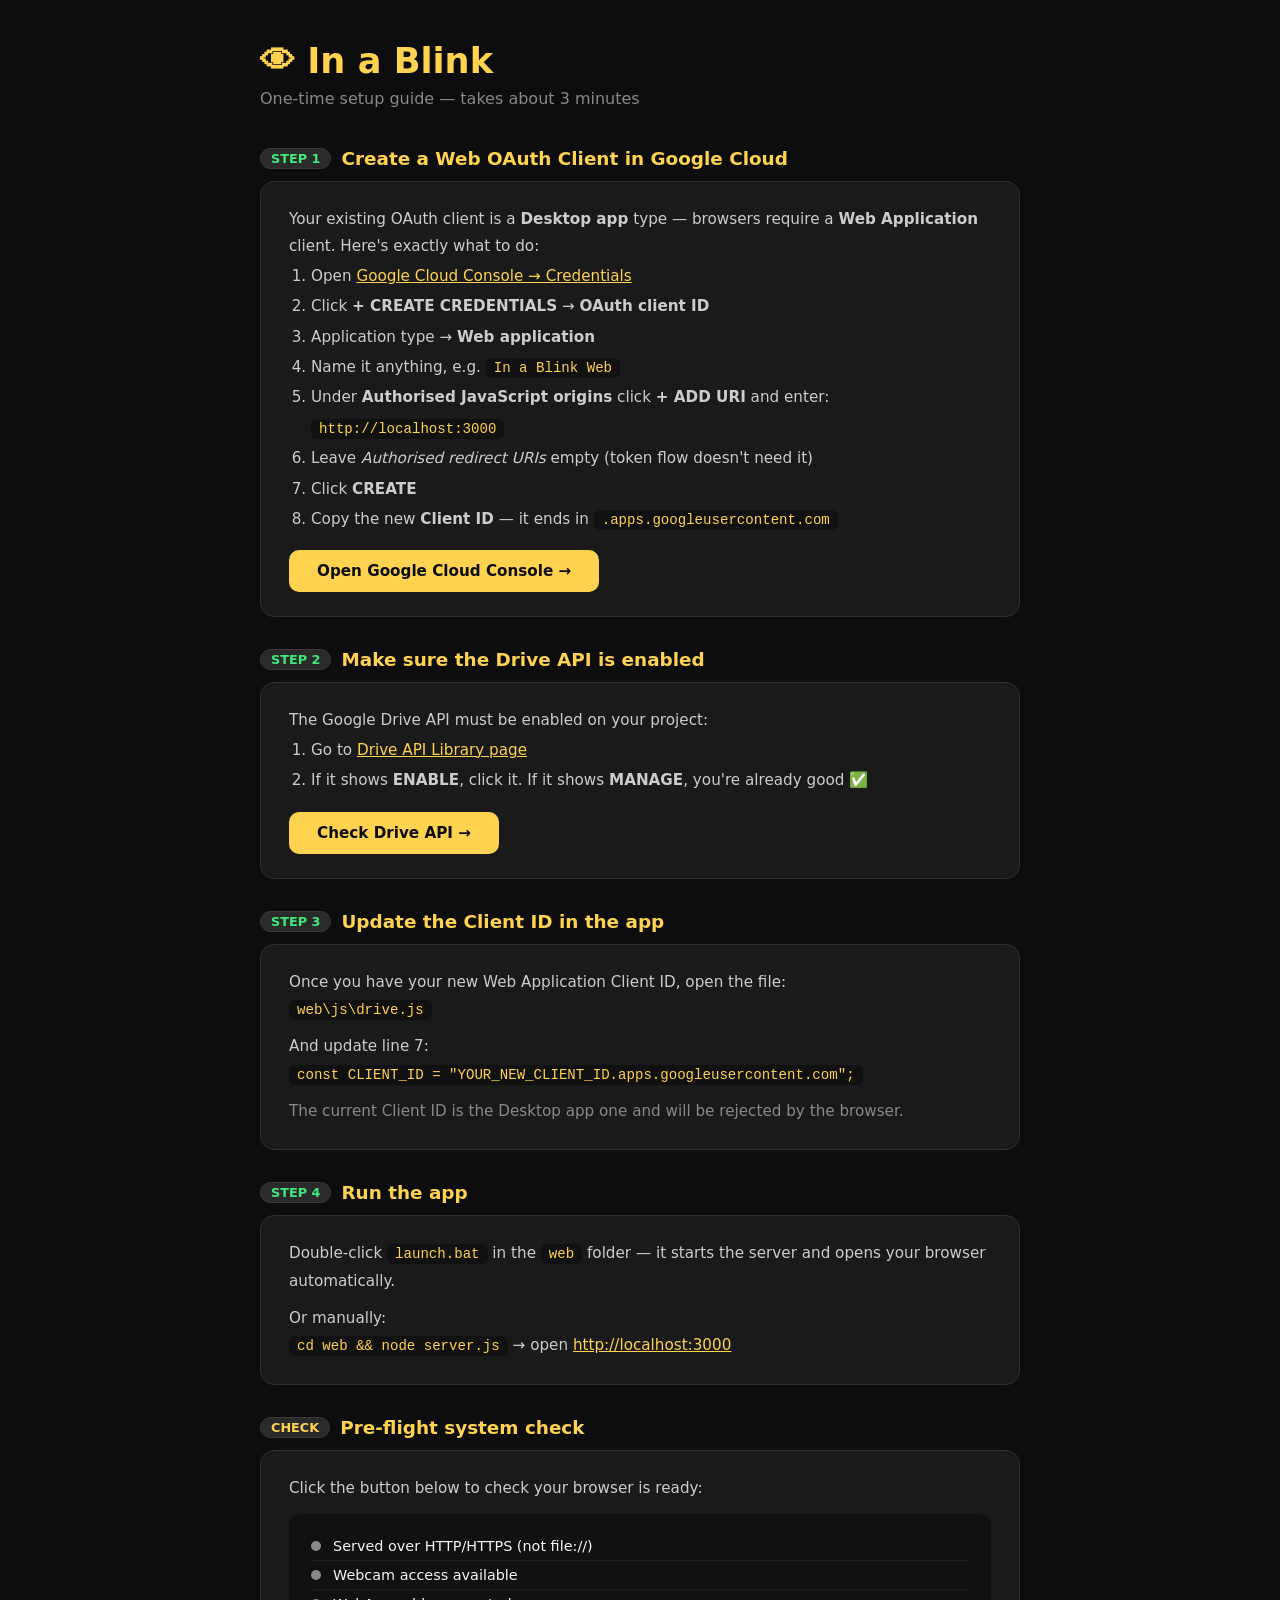
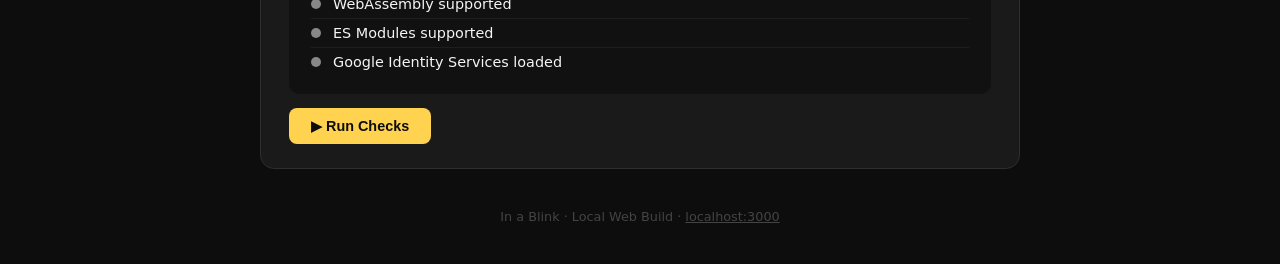
<file: setup.html>
<!DOCTYPE html>
<html lang="en">
<head>
  <meta charset="UTF-8"/>
  <meta name="viewport" content="width=device-width, initial-scale=1.0"/>
  <title>In a Blink — Setup Guide</title>
  <style>
    :root { --bg:#0d0d0d; --surface:#1a1a1a; --accent:#ffd250; --dim:#888; --green:#40e87a; --red:#e84040; --white:#f5f5f5; }
    *, *::before, *::after { box-sizing:border-box; margin:0; padding:0; }
    body { background:var(--bg); color:var(--white); font-family:'Segoe UI',system-ui,sans-serif; padding:40px 20px; min-height:100vh; }
    .wrap { max-width:760px; margin:0 auto; }
    h1 { font-size:2.2rem; color:var(--accent); margin-bottom:8px; }
    .sub { color:var(--dim); margin-bottom:40px; font-size:1rem; }
    h2 { font-size:1.15rem; color:var(--accent); margin:32px 0 12px; display:flex; align-items:center; gap:10px; }
    .step { background:var(--surface); border:1px solid #2e2e2e; border-radius:14px; padding:24px 28px; margin-bottom:18px; }
    .step p { line-height:1.8; color:#ccc; font-size:0.95rem; }
    .step ol, .step ul { padding-left:22px; line-height:2; color:#ccc; font-size:0.95rem; }
    code { background:#111; color:var(--accent); padding:2px 8px; border-radius:6px; font-size:0.88rem; font-family:monospace; }
    .badge { display:inline-block; background:#2a2a2a; border:1px solid #3a3a3a; color:var(--green); padding:2px 10px; border-radius:20px; font-size:0.8rem; font-weight:700; }
    .badge.warn { color:var(--accent); }
    .badge.err  { color:var(--red); }
    a { color:var(--accent); }
    .btn { display:inline-block; margin-top:16px; padding:12px 28px; background:var(--accent); color:#0d0d0d; font-weight:700; border-radius:10px; text-decoration:none; font-size:0.95rem; }
    .btn:hover { opacity:0.9; }
    .check-section { background:#111; border-radius:10px; padding:18px 22px; margin-top:12px; }
    .check-row { display:flex; align-items:center; gap:12px; padding:6px 0; border-bottom:1px solid #1e1e1e; font-size:0.9rem; }
    .check-row:last-child { border-bottom:none; }
    .dot { width:10px; height:10px; border-radius:50%; background:var(--dim); flex-shrink:0; }
    .dot.ok  { background:var(--green); }
    .dot.err { background:var(--red); }
    #check-btn { margin-top:14px; padding:10px 22px; background:var(--accent); color:#0d0d0d; border:none; border-radius:8px; font-weight:700; cursor:pointer; font-size:0.9rem; }
  </style>
</head>
<body>
<div class="wrap">

  <h1>👁 In a Blink</h1>
  <p class="sub">One-time setup guide — takes about 3 minutes</p>

  <!-- ── STEP 1 ── -->
  <h2><span class="badge">STEP 1</span> Create a Web OAuth Client in Google Cloud</h2>
  <div class="step">
    <p>Your existing OAuth client is a <strong>Desktop app</strong> type — browsers require a <strong>Web Application</strong> client. Here's exactly what to do:</p>
    <ol>
      <li>Open <a href="https://console.cloud.google.com/apis/credentials?project=in-a-blink-488522" target="_blank">Google Cloud Console → Credentials</a></li>
      <li>Click <strong>+ CREATE CREDENTIALS</strong> → <strong>OAuth client ID</strong></li>
      <li>Application type → <strong>Web application</strong></li>
      <li>Name it anything, e.g. <code>In a Blink Web</code></li>
      <li>Under <strong>Authorised JavaScript origins</strong> click <strong>+ ADD URI</strong> and enter:<br/><code>http://localhost:3000</code></li>
      <li>Leave <em>Authorised redirect URIs</em> empty (token flow doesn't need it)</li>
      <li>Click <strong>CREATE</strong></li>
      <li>Copy the new <strong>Client ID</strong> — it ends in <code>.apps.googleusercontent.com</code></li>
    </ol>
    <a class="btn" href="https://console.cloud.google.com/apis/credentials?project=in-a-blink-488522" target="_blank">Open Google Cloud Console →</a>
  </div>

  <!-- ── STEP 2 ── -->
  <h2><span class="badge">STEP 2</span> Make sure the Drive API is enabled</h2>
  <div class="step">
    <p>The Google Drive API must be enabled on your project:</p>
    <ol>
      <li>Go to <a href="https://console.cloud.google.com/apis/library/drive.googleapis.com?project=in-a-blink-488522" target="_blank">Drive API Library page</a></li>
      <li>If it shows <strong>ENABLE</strong>, click it. If it shows <strong>MANAGE</strong>, you're already good ✅</li>
    </ol>
    <a class="btn" href="https://console.cloud.google.com/apis/library/drive.googleapis.com?project=in-a-blink-488522" target="_blank">Check Drive API →</a>
  </div>

  <!-- ── STEP 3 ── -->
  <h2><span class="badge">STEP 3</span> Update the Client ID in the app</h2>
  <div class="step">
    <p>Once you have your new Web Application Client ID, open the file:</p>
    <p><code>web\js\drive.js</code></p>
    <p style="margin-top:10px">And update line 7:</p>
    <p><code>const CLIENT_ID = "YOUR_NEW_CLIENT_ID.apps.googleusercontent.com";</code></p>
    <p style="margin-top:10px; color:var(--dim);">The current Client ID is the Desktop app one and will be rejected by the browser.</p>
  </div>

  <!-- ── STEP 4 ── -->
  <h2><span class="badge">STEP 4</span> Run the app</h2>
  <div class="step">
    <p>Double-click <code>launch.bat</code> in the <code>web</code> folder — it starts the server and opens your browser automatically.</p>
    <p style="margin-top:10px">Or manually:</p>
    <p><code>cd web &amp;&amp; node server.js</code> → open <a href="http://localhost:3000" target="_blank">http://localhost:3000</a></p>
  </div>

  <!-- ── PRE-FLIGHT CHECK ── -->
  <h2><span class="badge warn">CHECK</span> Pre-flight system check</h2>
  <div class="step">
    <p>Click the button below to check your browser is ready:</p>
    <div class="check-section">
      <div class="check-row"><div class="dot" id="dot-https"></div><span id="lbl-https">Served over HTTP/HTTPS (not file://)</span></div>
      <div class="check-row"><div class="dot" id="dot-cam"></div><span id="lbl-cam">Webcam access available</span></div>
      <div class="check-row"><div class="dot" id="dot-wasm"></div><span id="lbl-wasm">WebAssembly supported</span></div>
      <div class="check-row"><div class="dot" id="dot-mod"></div><span id="lbl-mod">ES Modules supported</span></div>
      <div class="check-row"><div class="dot" id="dot-gsi"></div><span id="lbl-gsi">Google Identity Services loaded</span></div>
    </div>
    <button id="check-btn">▶ Run Checks</button>
  </div>

  <p style="margin-top:40px; color:#444; font-size:0.8rem; text-align:center;">
    In a Blink · Local Web Build · <a href="http://localhost:3000" style="color:#444">localhost:3000</a>
  </p>
</div>

<script src="https://accounts.google.com/gsi/client" async defer></script>
<script>
document.getElementById("check-btn").addEventListener("click", async () => {
  // HTTPS / HTTP check
  const isHttp = location.protocol === "http:" || location.protocol === "https:";
  setDot("https", isHttp, isHttp ? "Served over " + location.protocol + "//" + location.host : "⚠️ Open this via http://localhost:3000, not as a file://");

  // WebAssembly
  const hasWasm = typeof WebAssembly === "object";
  setDot("wasm", hasWasm, hasWasm ? "WebAssembly supported ✓" : "❌ Browser doesn't support WebAssembly");

  // ES Modules (if we're here, it works)
  setDot("mod", true, "ES Modules supported ✓");

  // Webcam
  try {
    const stream = await navigator.mediaDevices.getUserMedia({ video: true, audio: false });
    stream.getTracks().forEach(t => t.stop());
    setDot("cam", true, "Webcam access granted ✓");
  } catch(e) {
    setDot("cam", false, "❌ Webcam denied: " + e.message);
  }

  // GSI
  setTimeout(() => {
    const ok = !!(window.google && window.google.accounts);
    setDot("gsi", ok, ok ? "Google Identity Services loaded ✓" : "⚠️ GSI not loaded — check internet connection");
  }, 1500);
});

function setDot(id, ok, label) {
  const dot = document.getElementById("dot-" + id);
  const lbl = document.getElementById("lbl-" + id);
  dot.className = "dot " + (ok ? "ok" : "err");
  lbl.textContent = label;
}
</script>
</body>
</html>
</file>
